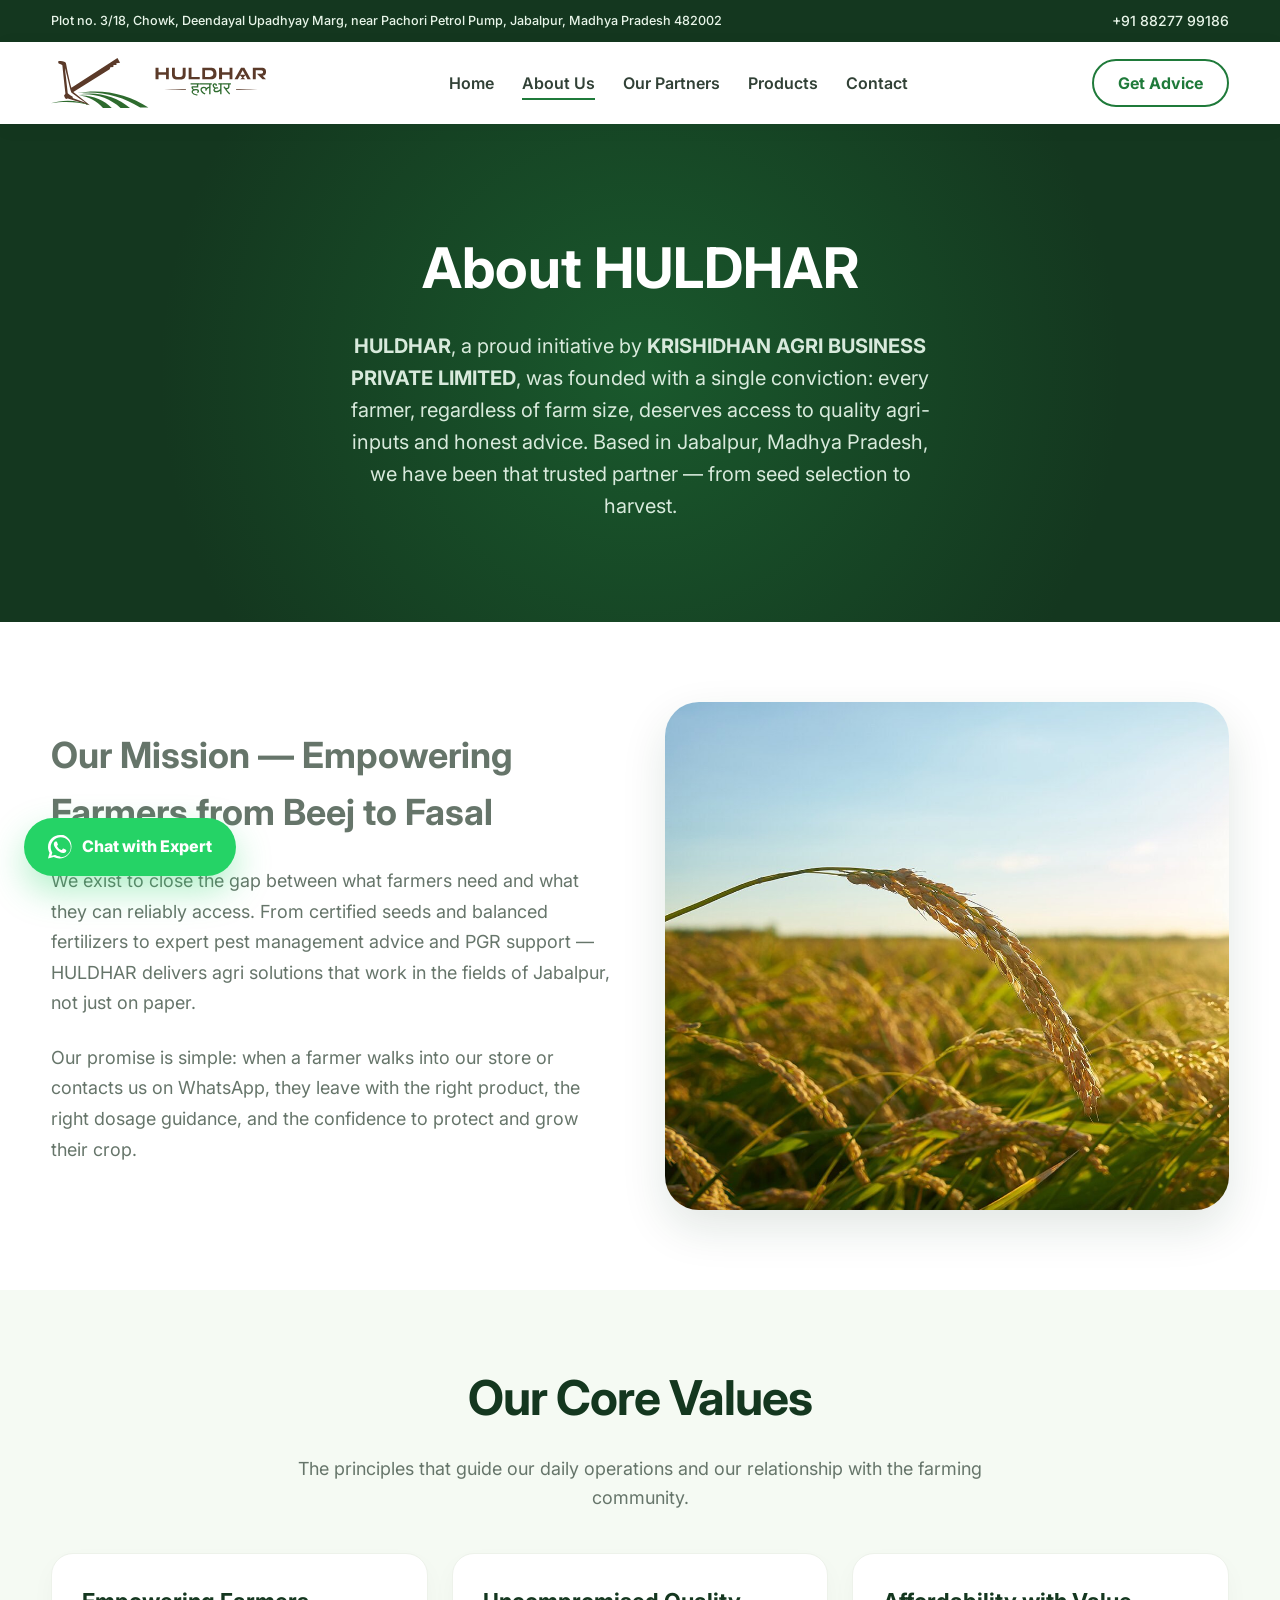
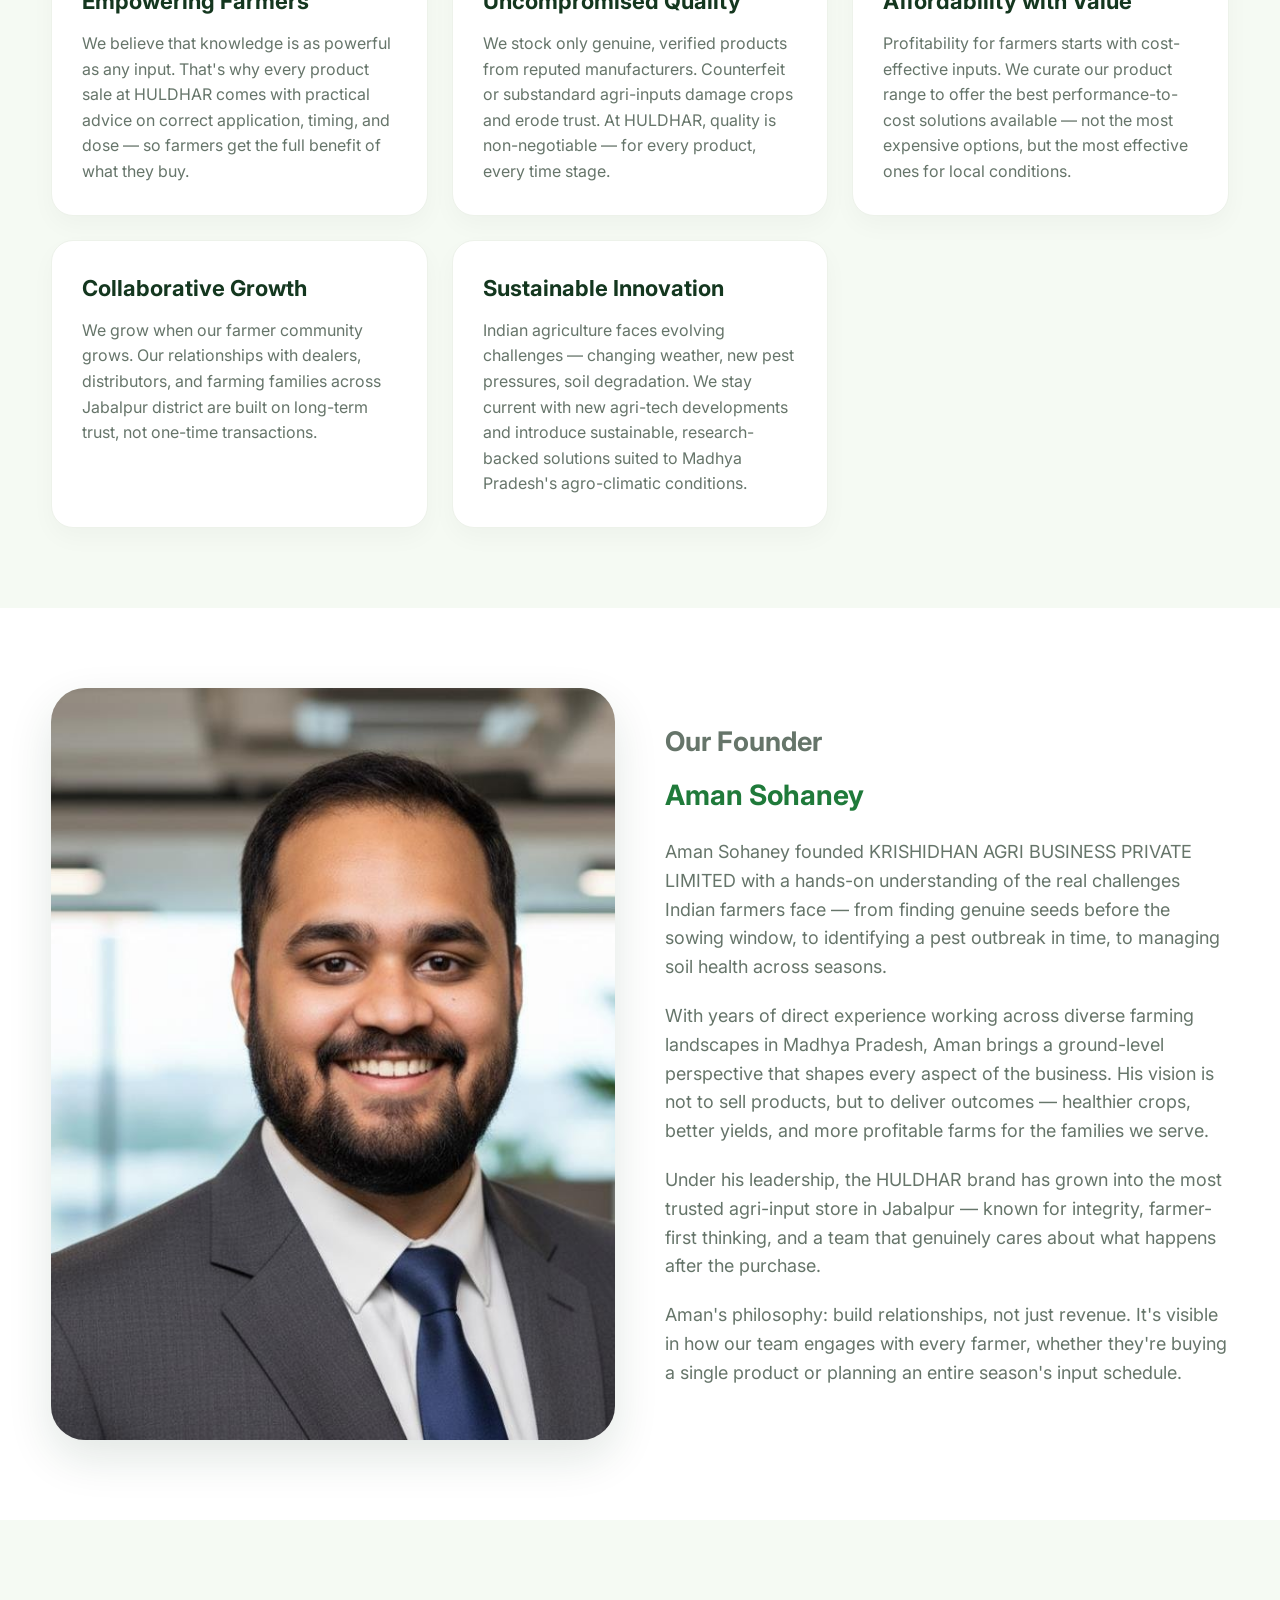
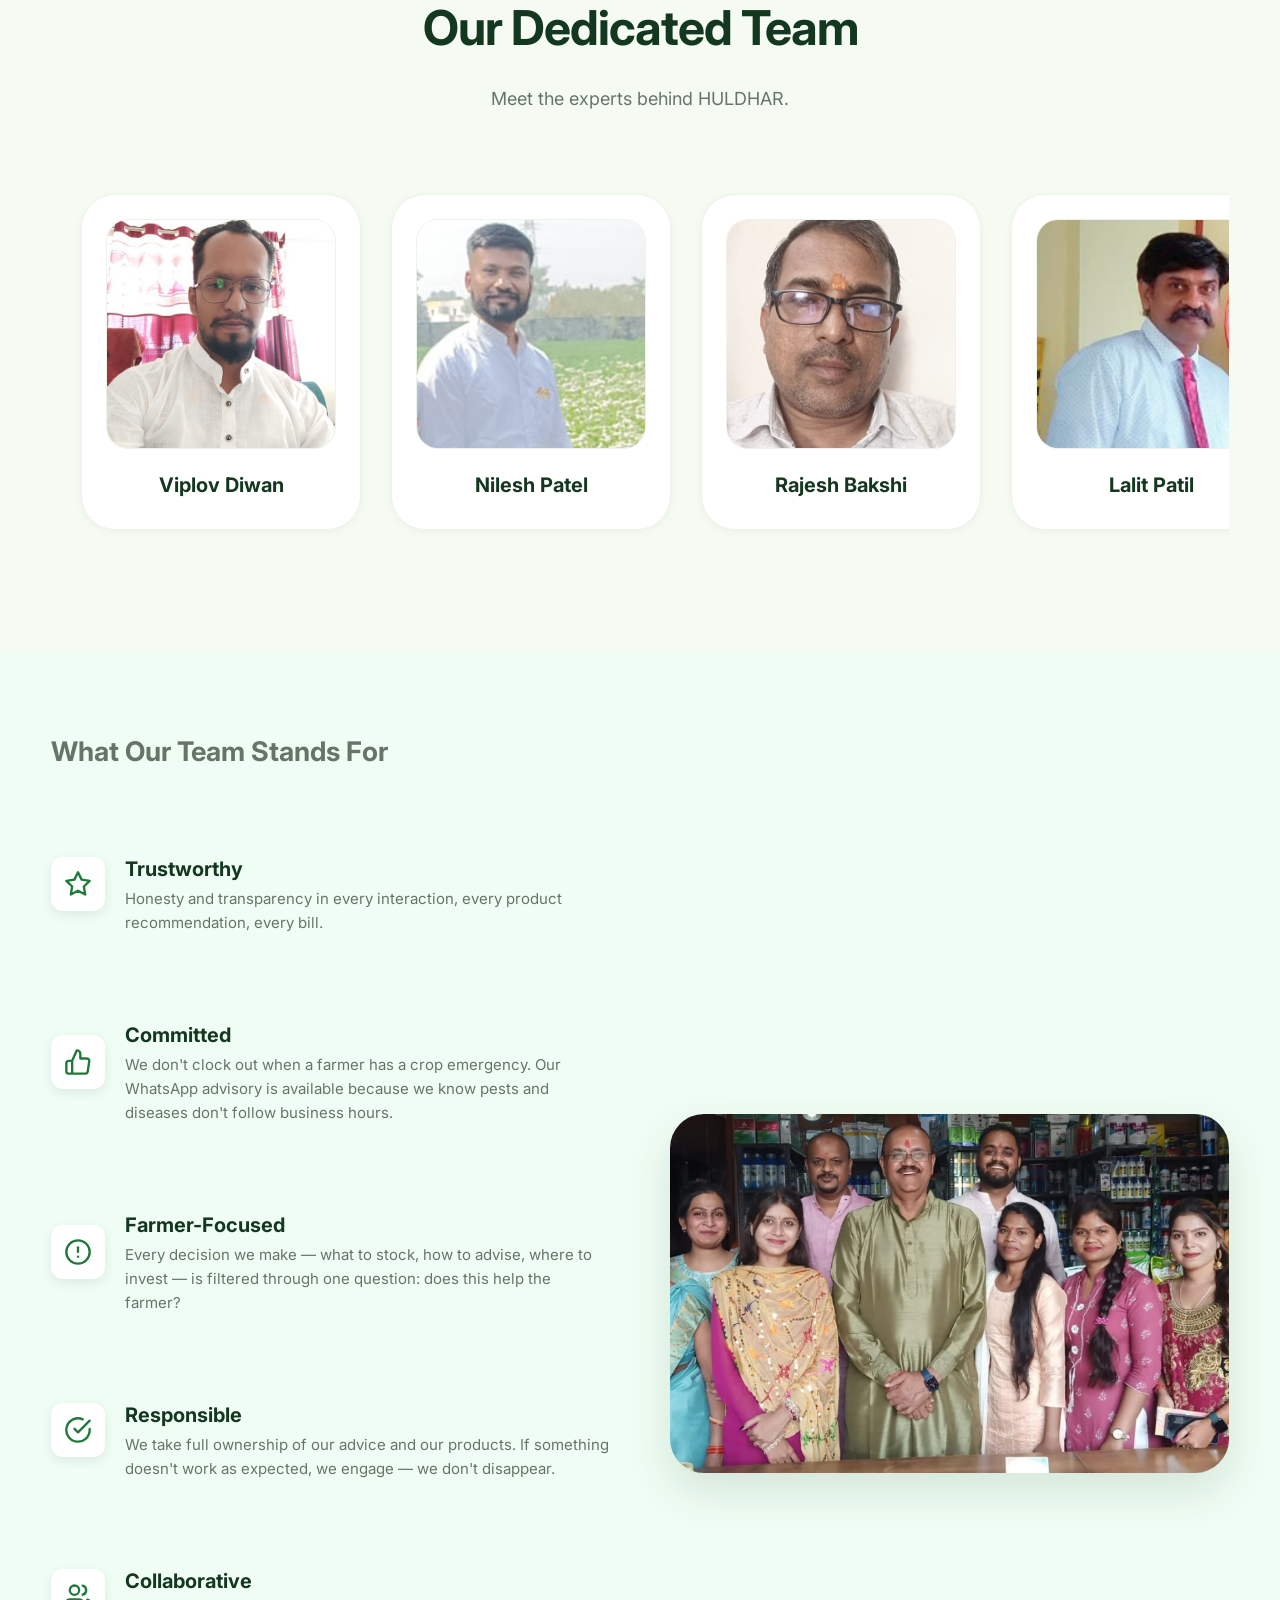
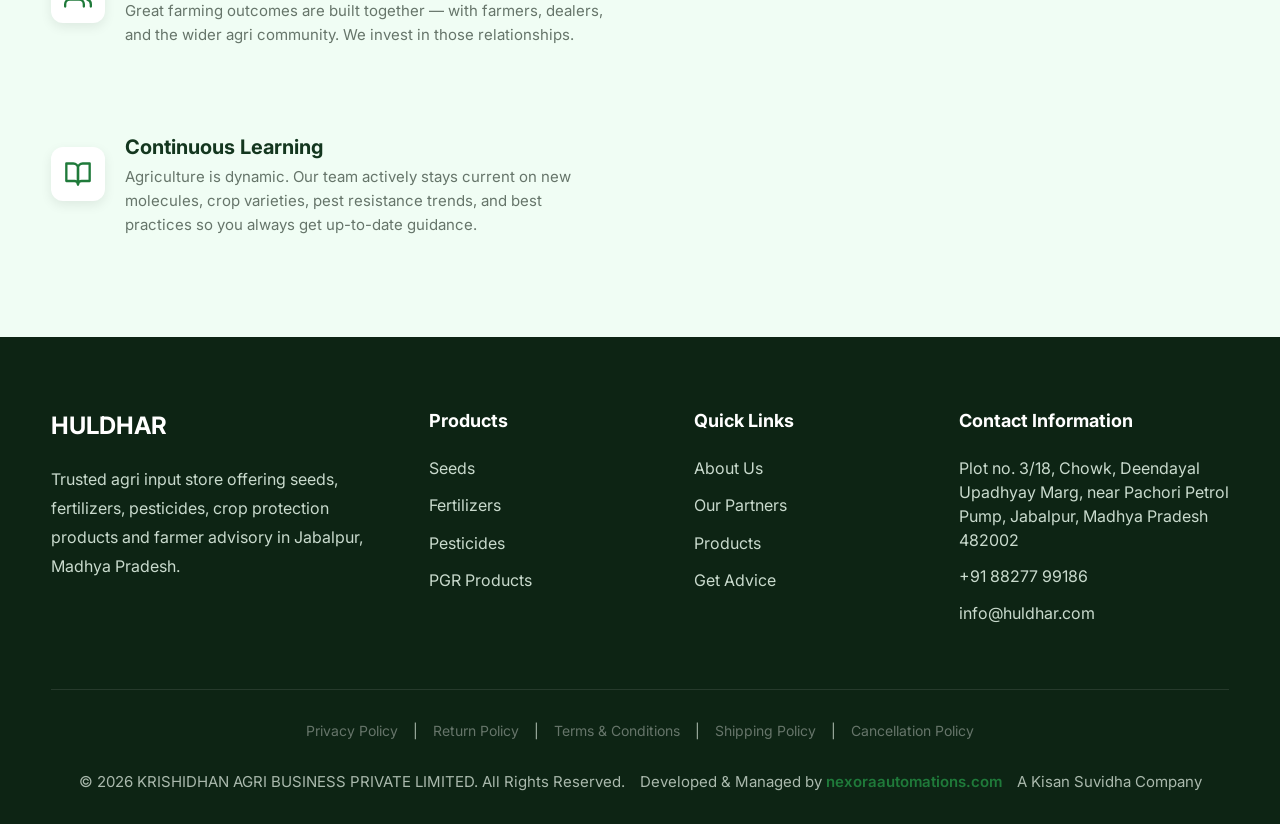
<file: about.html>
<!DOCTYPE html>
<html lang="en">

<head>
  <meta charset="UTF-8" />
  <meta name="viewport" content="width=device-width, initial-scale=1.0" />
  <title>About HULDHAR | Agri-Input Store in Jabalpur, MP</title>
  <meta name="description" content="Learn about HULDHAR's mission to empower farmers in Jabalpur with genuine seeds, fertilizers, and crop advisory. Meet founder Aman Sohaney and our team." />
  <meta name="keywords" content="about HULDHAR, agri input store Jabalpur history, farmer advisory Madhya Pradesh, Aman Sohaney agri entrepreneur" />

  <!-- Open Graph / Facebook -->
  <meta property="og:type" content="website">
  <meta property="og:url" content="https://HULDHAR.com/about.html">
  <meta property="og:title" content="About HULDHAR | Agri-Input Store in Jabalpur, MP">
  <meta property="og:description" content="Learn about HULDHAR's mission to empower farmers in Jabalpur with genuine seeds, fertilizers, and crop advisory. Meet founder Aman Sohaney and our team.">
  <meta property="og:image" content="https://HULDHAR.com/images/og-image.jpg">

  <!-- Twitter -->
  <meta property="twitter:card" content="summary_large_image">
  <meta property="twitter:url" content="https://HULDHAR.com/about.html">
  <meta property="twitter:title" content="About HULDHAR | Agri-Input Store in Jabalpur, MP">
  <meta property="twitter:description" content="Learn about HULDHAR's mission to empower farmers in Jabalpur with genuine seeds, fertilizers, and crop advisory. Meet founder Aman Sohaney and our team.">
  <meta property="twitter:image" content="https://HULDHAR.com/images/og-image.jpg">

  <link rel="preconnect" href="https://fonts.googleapis.com">
  <link rel="preconnect" href="https://fonts.gstatic.com" crossorigin>
  <link href="https://fonts.googleapis.com/css2?family=Inter:wght@400;500;600;700;800;900&display=swap" rel="stylesheet">
  <link rel="stylesheet" href="css/styles.css">

  <link rel="canonical" href="https://HULDHAR.com/about.html" />
  <link rel="icon" href="images/favicon.png" type="image/png">
</head>

<body>
  <!-- Topbar -->
  <div class="topbar">
    <div class="container topbar-container">
      <span class="topbar-address"><a href="https://maps.app.goo.gl/yAD4jvV2ftftcKU56" target="_blank">Plot no. 3/18, Chowk, Deendayal Upadhyay Marg, near Pachori Petrol Pump, Jabalpur, Madhya Pradesh 482002</a></span>
      <span class="topbar-contact">
        <a href="tel:+918827799186">+91 88277 99186</a>
      </span>
    </div>
  </div>

  <!-- Header -->
  <header>
    <div class="container">
      <nav>
        <a class="logo" href="index.html">
          <img src="images/haldhar-logo.svg" alt="HULDHAR Logo"
            onerror="this.outerHTML='<span class=\'logo-mark\'>H</span> HULDHAR'">
        </a>
        <div class="menu">
          <a href="index.html">Home</a>
          <a href="about.html" class="active">About Us</a>
          <a href="partners.html">Our Partners</a>
          <a href="products.html">Products</a>
          <a href="contact.html">Contact</a>
        </div>
        <div class="nav-right">
          <a href="contact.html" class="btn btn-outline">Get Advice</a>
        </div>
        <button class="hamburger" aria-label="Toggle menu">☰</button>
      </nav>
    </div>
  </header>

  <main>
    <div class="page-header">
      <div class="container">
        <h1>About HULDHAR</h1>
        <p><strong>HULDHAR</strong>, a proud initiative by <strong>KRISHIDHAN AGRI BUSINESS PRIVATE LIMITED</strong>, was founded with a single conviction: every farmer, regardless of farm size, deserves access to quality agri-inputs and honest advice. Based in Jabalpur, Madhya Pradesh, we have been that trusted partner — from seed selection to harvest.</p>
      </div>
    </div>

    <!-- Company Intro -->
    <section>
      <div class="container split">
        <div class="content-block">
          <h2 style="font-size: 36px; margin-bottom: 24px;">Our Mission — Empowering Farmers from Beej to Fasal</h2>
          <p style="font-size: 18px; color: var(--muted); line-height: 1.7; margin-bottom: 24px;">
            We exist to close the gap between what farmers need and what they can reliably access. From certified seeds
            and balanced fertilizers to expert pest management advice and PGR support — HULDHAR delivers agri
            solutions that work in the fields of Jabalpur, not just on paper.
          </p>
          <p style="font-size: 18px; color: var(--muted); line-height: 1.7;">
            Our promise is simple: when a farmer walks into our store or contacts us on WhatsApp, they leave with the
            right product, the right dosage guidance, and the confidence to protect and grow their crop.
          </p>
        </div>
        <div>
          <img src="images/about-store.jpg" alt="HULDHAR Store"
            style="border-radius: var(--radius-lg); box-shadow: var(--shadow); width: 100%;">
        </div>
      </div>
    </section>

    <!-- Values Grid -->
    <section class="light">
      <div class="container">
        <div class="section-head center">
          <h2>Our Core Values</h2>
          <p>The principles that guide our daily operations and our relationship with the farming community.</p>
        </div>
        <div class="cards" style="grid-template-columns: repeat(3, 1fr);">
          <div class="card">
            <h3>Empowering Farmers</h3>
            <p>We believe that knowledge is as powerful as any input. That's why every product sale at HULDHAR
              comes with practical advice on correct application, timing, and dose — so farmers get the full benefit of
              what they buy.
            </p>
          </div>
          <div class="card">
            <h3>Uncompromised Quality</h3>
            <p>We stock only genuine, verified products from reputed manufacturers. Counterfeit or substandard
              agri-inputs damage crops and erode trust. At HULDHAR, quality is non-negotiable — for every
              product, every time stage.
            </p>
          </div>
          <div class="card">
            <h3>Affordability with Value</h3>
            <p>Profitability for farmers starts with cost-effective inputs. We curate our product range to offer the
              best performance-to-cost solutions available — not the most expensive options, but the most effective ones
              for local conditions. </p>
          </div>
          <div class="card">
            <h3>Collaborative Growth</h3>
            <p>We grow when our farmer community grows. Our relationships with dealers, distributors, and farming
              families across Jabalpur district are built on long-term trust, not one-time transactions.</p>
          </div>
          <div class="card">
            <h3>Sustainable Innovation</h3>
            <p>Indian agriculture faces evolving challenges — changing weather, new pest pressures, soil degradation. We
              stay current with new agri-tech developments and introduce sustainable, research-backed solutions suited
              to Madhya Pradesh's agro-climatic conditions.</p>
          </div>
        </div>
      </div>
    </section>

    <!-- Founder Section -->
    <section>
      <div class="container split">
        <div>
          <div
            style="border-radius: var(--radius-lg); overflow: hidden; box-shadow: var(--shadow); background: #eee; aspect-ratio: 3/4;">
            <img src="images/Aman Sir.jpg" alt="Aman Sohaney - Founder"
              style="width: 100%; height: 100%; object-fit: cover;">
          </div>
        </div>
        <div class="content-block">
          <h2>Our Founder</h2>
          <h3 style="color: var(--green); margin-top: 10px; margin-bottom: 20px;">Aman Sohaney</h3>
          <p>Aman Sohaney founded KRISHIDHAN AGRI BUSINESS PRIVATE LIMITED with a hands-on understanding of the real challenges Indian farmers
            face — from finding genuine seeds before the sowing window, to identifying a pest outbreak in time, to
            managing soil health across seasons.</p>
          <p>With years of direct experience working across diverse farming landscapes in Madhya Pradesh, Aman brings a
            ground-level perspective that shapes every aspect of the business. His vision is not to sell products, but
            to deliver outcomes — healthier crops, better yields, and more profitable farms for the families we serve.
          </p>

          <p>Under his leadership, the HULDHAR brand has grown into the most trusted agri-input store in Jabalpur — known
            for integrity, farmer-first thinking, and a team that genuinely cares about what happens after the purchase.
          </p>

          <p>Aman's philosophy: build relationships, not just revenue. It's visible in how our team engages with every
            farmer, whether they're buying a single product or planning an entire season's input schedule.</p>
        </div>
      </div>
    </section>

    <!-- Staff Section -->
    <section class="light">
      <div class="container">
        <div class="section-head center">
          <h2>Our Dedicated Team</h2>
          <p>Meet the experts behind HULDHAR.</p>
        </div>
        <div class="team-slider-wrapper">
          <div class="team-track">
            <!-- Team Member 1 -->
            <div class="team-card">
              <div class="member-img">
                <img src="images/Viplov Diwan.jpg" alt="Viplov Diwan">
              </div>
              <h3>Viplov Diwan</h3>
            </div>
            <!-- Team Member 2 -->
            <div class="team-card">
              <div class="member-img">
                <img src="images/Nilesh Patel.jpg" alt="Nilesh Patel">
              </div>
              <h3>Nilesh Patel</h3>
            </div>
            <!-- Team Member 3 -->
            <div class="team-card">
              <div class="member-img">
                <img src="images/Rajesh Bakshi.jpg" alt="Rajesh Bakshi">
              </div>
              <h3>Rajesh Bakshi</h3>
            </div>
            <!-- Team Member 4 -->
            <div class="team-card">
              <div class="member-img">
                <img src="images/Lalit Patil.png" alt="Lalit Patil">
              </div>
              <h3>Lalit Patil</h3>
            </div>

            <!-- Duplicate for Seamless Loop -->
            <div class="team-card">
              <div class="member-img">
                <img src="images/Viplov Diwan.jpg" alt="Viplov Diwan">
              </div>
              <h3>Viplov Diwan</h3>
            </div>
            <div class="team-card">
              <div class="member-img">
                <img src="images/Nilesh Patel.jpg" alt="Nilesh Patel">
              </div>
              <h3>Nilesh Patel</h3>
            </div>
            <div class="team-card">
              <div class="member-img">
                <img src="images/Rajesh Bakshi.jpg" alt="Rajesh Bakshi">
              </div>
              <h3>Rajesh Bakshi</h3>
            </div>
            <div class="team-card">
              <div class="member-img">
                <img src="images/Lalit Patil.png" alt="Lalit Patil">
              </div>
              <h3>Lalit Patil</h3>
            </div>
          </div>
        </div>
      </div>
    </section>

    <!-- Team Values Section -->
    <section style="background: #f0fdf4;">
      <div class="container split" style="align-items: center; gap: 60px;">
        <div class="content-block">
          <h2 style="margin-bottom: 40px;">What Our Team Stands For</h2>
          <div class="values-list">
            <div class="value-item" style="display: flex; align-items: center; gap: 20px; margin-bottom: 24px;">
              <div
                style="min-width: 54px; height: 54px; border-radius: 12px; background: #fff; display: flex; align-items: center; justify-content: center; color: var(--green); box-shadow: 0 4px 12px rgba(0,0,0,0.08);">
                <svg width="28" height="28" viewBox="0 0 24 24" fill="none" stroke="currentColor" stroke-width="2"
                  stroke-linecap="round" stroke-linejoin="round">
                  <polygon
                    points="12 2 15.09 8.26 22 9.27 17 14.14 18.18 21.02 12 17.77 5.82 21.02 7 14.14 2 9.27 8.91 8.26 12 2">
                  </polygon>
                </svg>
              </div>
              <div>
                <h3 style="font-size: 20px; margin-bottom: 2px; color: var(--dark);">Trustworthy</h3>
                <p style="color: var(--muted); font-size: 15px;">Honesty and transparency in every interaction, every
                  product recommendation, every bill.</p>
              </div>
            </div>

            <div class="value-item" style="display: flex; align-items: center; gap: 20px; margin-bottom: 24px;">
              <div
                style="min-width: 54px; height: 54px; border-radius: 12px; background: #fff; display: flex; align-items: center; justify-content: center; color: var(--green); box-shadow: 0 4px 12px rgba(0,0,0,0.08);">
                <svg width="28" height="28" viewBox="0 0 24 24" fill="none" stroke="currentColor" stroke-width="2"
                  stroke-linecap="round" stroke-linejoin="round">
                  <path
                    d="M14 9V5a3 3 0 0 0-3-3l-4 9v11h11.28a2 2 0 0 0 2-1.7l1.38-9a2 2 0 0 0-2-2.3zM7 22H4a2 2 0 0 1-2-2v-7a2 2 0 0 1 2-2h3">
                  </path>
                </svg>
              </div>
              <div>
                <h3 style="font-size: 20px; margin-bottom: 2px; color: var(--dark);">Committed</h3>
                <p style="color: var(--muted); font-size: 15px;">We don't clock out when a farmer has a crop emergency.
                  Our WhatsApp advisory is available because we know pests and diseases don't follow business hours.</p>
              </div>
            </div>

            <div class="value-item" style="display: flex; align-items: center; gap: 20px; margin-bottom: 24px;">
              <div
                style="min-width: 54px; height: 54px; border-radius: 12px; background: #fff; display: flex; align-items: center; justify-content: center; color: var(--green); box-shadow: 0 4px 12px rgba(0,0,0,0.08);">
                <svg width="28" height="28" viewBox="0 0 24 24" fill="none" stroke="currentColor" stroke-width="2"
                  stroke-linecap="round" stroke-linejoin="round">
                  <circle cx="12" cy="12" r="10"></circle>
                  <path d="M12 8v4"></path>
                  <path d="M12 16h.01"></path>
                </svg>
              </div>
              <div>
                <h3 style="font-size: 20px; margin-bottom: 2px; color: var(--dark);">Farmer-Focused</h3>
                <p style="color: var(--muted); font-size: 15px;">Every decision we make — what to stock, how to advise,
                  where to invest — is filtered through one question: does this help the farmer?</p>
              </div>
            </div>

            <div class="value-item" style="display: flex; align-items: center; gap: 20px; margin-bottom: 24px;">
              <div
                style="min-width: 54px; height: 54px; border-radius: 12px; background: #fff; display: flex; align-items: center; justify-content: center; color: var(--green); box-shadow: 0 4px 12px rgba(0,0,0,0.08);">
                <svg width="28" height="28" viewBox="0 0 24 24" fill="none" stroke="currentColor" stroke-width="2"
                  stroke-linecap="round" stroke-linejoin="round">
                  <path d="M22 11.08V12a10 10 0 1 1-5.93-9.14"></path>
                  <polyline points="22 4 12 14.01 9 11.01"></polyline>
                </svg>
              </div>
              <div>
                <h3 style="font-size: 20px; margin-bottom: 2px; color: var(--dark);">Responsible</h3>
                <p style="color: var(--muted); font-size: 15px;">We take full ownership of our advice and our products.
                  If something doesn't work as expected, we engage — we don't disappear.</p>
              </div>
            </div>

            <div class="value-item" style="display: flex; align-items: center; gap: 20px; margin-bottom: 24px;">
              <div
                style="min-width: 54px; height: 54px; border-radius: 12px; background: #fff; display: flex; align-items: center; justify-content: center; color: var(--green); box-shadow: 0 4px 12px rgba(0,0,0,0.08);">
                <svg width="28" height="28" viewBox="0 0 24 24" fill="none" stroke="currentColor" stroke-width="2"
                  stroke-linecap="round" stroke-linejoin="round">
                  <path d="M17 21v-2a4 4 0 0 0-4-4H5a4 4 0 0 0-4 4v2"></path>
                  <circle cx="9" cy="7" r="4"></circle>
                  <path d="M23 21v-2a4 4 0 0 0-3-3.87"></path>
                  <path d="M16 3.13a4 4 0 0 1 0 7.75"></path>
                </svg>
              </div>
              <div>
                <h3 style="font-size: 20px; margin-bottom: 2px; color: var(--dark);">Collaborative</h3>
                <p style="color: var(--muted); font-size: 15px;">Great farming outcomes are built together — with
                  farmers, dealers, and the wider agri community. We invest in those relationships.</p>
              </div>
            </div>

            <div class="value-item" style="display: flex; align-items: center; gap: 20px; margin-bottom: 0;">
              <div
                style="min-width: 54px; height: 54px; border-radius: 12px; background: #fff; display: flex; align-items: center; justify-content: center; color: var(--green); box-shadow: 0 4px 12px rgba(0,0,0,0.08);">
                <svg width="28" height="28" viewBox="0 0 24 24" fill="none" stroke="currentColor" stroke-width="2"
                  stroke-linecap="round" stroke-linejoin="round">
                  <path d="M2 3h6a4 4 0 0 1 4 4v14a3 3 0 0 0-3-3H2z"></path>
                  <path d="M22 3h-6a4 4 0 0 0-4 4v14a3 3 0 0 1 3-3h7z"></path>
                </svg>
              </div>
              <div>
                <h3 style="font-size: 20px; margin-bottom: 2px; color: var(--dark);">Continuous Learning</h3>
                <p style="color: var(--muted); font-size: 15px;">Agriculture is dynamic. Our team actively stays current
                  on new molecules, crop varieties, pest resistance trends, and best practices so you always get
                  up-to-date guidance.</p>
              </div>
            </div>
          </div>
        </div>
        <div style="flex: 1;">
          <img src="images/Screenshot 2026-05-06 152037.png" alt="HULDHAR Team"
            style="border-radius: var(--radius-lg); box-shadow: var(--shadow); width: 100%; object-fit: cover; display: block;">
        </div>
      </div>
    </section>
  </main>

  <!-- Footer -->
  <footer>
    <div class="container">
      <div class="footer-grid">
        <div>
          <h3>HULDHAR</h3>
          <p>Trusted agri input store offering seeds, fertilizers, pesticides, crop protection products and farmer
            advisory in Jabalpur, Madhya Pradesh.</p>
        </div>
        <div>
          <h4>Products</h4>
          <ul>
            <li><a href="products.html">Seeds</a></li>
            <li><a href="products.html">Fertilizers</a></li>
            <li><a href="products.html">Pesticides</a></li>
            <li><a href="products.html">PGR Products</a></li>
          </ul>
        </div>
        <div>
          <h4>Quick Links</h4>
          <ul>
            <li><a href="about.html">About Us</a></li>
            <li><a href="partners.html">Our Partners</a></li>
            <li><a href="products.html">Products</a></li>
            <li><a href="contact.html">Get Advice</a></li>
          </ul>
        </div>
        <div>
          <h4>Contact Information</h4>
          <ul class="footer-contact">
            <li style="margin-bottom: 12px; line-height: 1.5;"><a href="https://maps.app.goo.gl/yAD4jvV2ftftcKU56"
                target="_blank">Plot no. 3/18, Chowk, Deendayal Upadhyay Marg, near
                Pachori Petrol Pump, Jabalpur, Madhya Pradesh 482002</a></li>
            <li class="footer-numbers">
              <a href="tel:+918827799186">+91 88277 99186</a>
            </li>
            <li><a href="mailto:info@huldhar.com">info@huldhar.com</a></li>
          </ul>
        </div>
      </div>
      
      <!-- Universal Footer Bottom -->
      <div class="copy" style="flex-direction: column; text-align: center;">
        <div class="legal-links" style="display: flex; gap: 15px; flex-wrap: wrap; justify-content: center; margin-bottom: 12px; font-size: 14px;">
          <a href="privacy-policy.html" style="color: var(--muted); text-decoration: none;">Privacy Policy</a> | 
          <a href="return-policy.html" style="color: var(--muted); text-decoration: none;">Return Policy</a> | 
          <a href="terms-conditions.html" style="color: var(--muted); text-decoration: none;">Terms & Conditions</a> | 
          <a href="shipping-policy.html" style="color: var(--muted); text-decoration: none;">Shipping Policy</a> | 
          <a href="Cancellation-Policy.html" style="color: var(--muted); text-decoration: none;">Cancellation Policy</a>
        </div>
        <div style="display: flex; gap: 15px; flex-wrap: wrap; justify-content: center;">
          <span>© 2026 KRISHIDHAN AGRI BUSINESS PRIVATE LIMITED. All Rights Reserved.</span>
          <span>Developed & Managed by <a href="https://www.nexoraautomations.com/" target="_blank" rel="noopener noreferrer" style="color: var(--green); font-weight: 600;">nexoraautomations.com</a></span>
          <span>A Kisan Suvidha Company</span>
        </div>
      </div>
    </div>
  </footer>

  <!-- Floating WhatsApp -->
  <a class="whatsapp-float" href="https://wa.me/918827799186" target="_blank" rel="noopener noreferrer"
    aria-label="Chat on WhatsApp">
    <svg viewBox="0 0 32 32" xmlns="http://www.w3.org/2000/svg">
      <path
        d="M16 0c-8.837 0-16 7.163-16 16 0 2.825 0.737 5.488 2.050 7.825l-2.050 7.513 7.688-2.012c2.288 1.188 4.888 1.862 7.65 1.862 8.837 0 16-7.163 16-16s-7.163-16-16-16zM16 28.5c-2.3 0-4.488-0.6-6.425-1.675l-0.462-0.275-4.525 1.188 1.212-4.412-0.3-0.475c-1.188-1.9-1.85-4.113-1.85-6.475 0-7.375 6-13.375 13.375-13.375s13.375 6 13.375 13.375-6 13.375-13.375 13.375zM23.363 19.388c-0.4-0.2-2.388-1.175-2.763-1.313-0.362-0.138-0.638-0.2-0.9 0.2s-1.038 1.313-1.275 1.588c-0.238 0.263-0.488 0.3-0.888 0.1-0.4-0.2-1.713-0.638-3.263-2.025-1.212-1.088-2.025-2.425-2.263-2.825-0.238-0.4 0-0.613 0.2-0.813 0.175-0.175 0.4-0.463 0.6-0.7 0.2-0.225 0.263-0.4 0.4-0.663 0.138-0.263 0.063-0.5-0.038-0.7-0.1-0.2-0.9-2.175-1.238-2.975-0.325-0.788-0.65-0.675-0.9-0.688-0.238-0.012-0.5-0.012-0.775-0.012s-0.713 0.1-1.088 0.5c-0.375 0.4-1.438 1.4-1.438 3.413s1.475 3.963 1.675 4.238c0.2 0.263 2.888 4.413 7 6.188 0.988 0.425 1.75 0.688 2.35 0.888 0.988 0.313 1.888 0.275 2.6 0.163 0.8-0.125 2.388-0.975 2.725-1.913 0.338-0.938 0.338-1.75 0.238-1.913-0.088-0.188-0.338-0.288-0.738-0.488z">
      </path>
    </svg>
    Chat with Expert
  </a>

  <!-- Scripts -->
  <script src="js/main.js"></script>
  <!-- Zoho SalesIQ Widget Integration -->
  <script>
    window.$zoho = window.$zoho || {};
    $zoho.salesiq = $zoho.salesiq || {
      ready: function() {
        $zoho.salesiq.chat.theme('green');
      }
    };
  </script>
  <script id="zsiqscript" src="https://salesiq.zohopublic.in/widget?wc=siqd889191c218cb7558d69124680b44f03999f13d6c8fa27a4175dc673366822bb003578c0ac6b759858cda43ebe9167d7" defer></script>

</body>

</html>
</file>
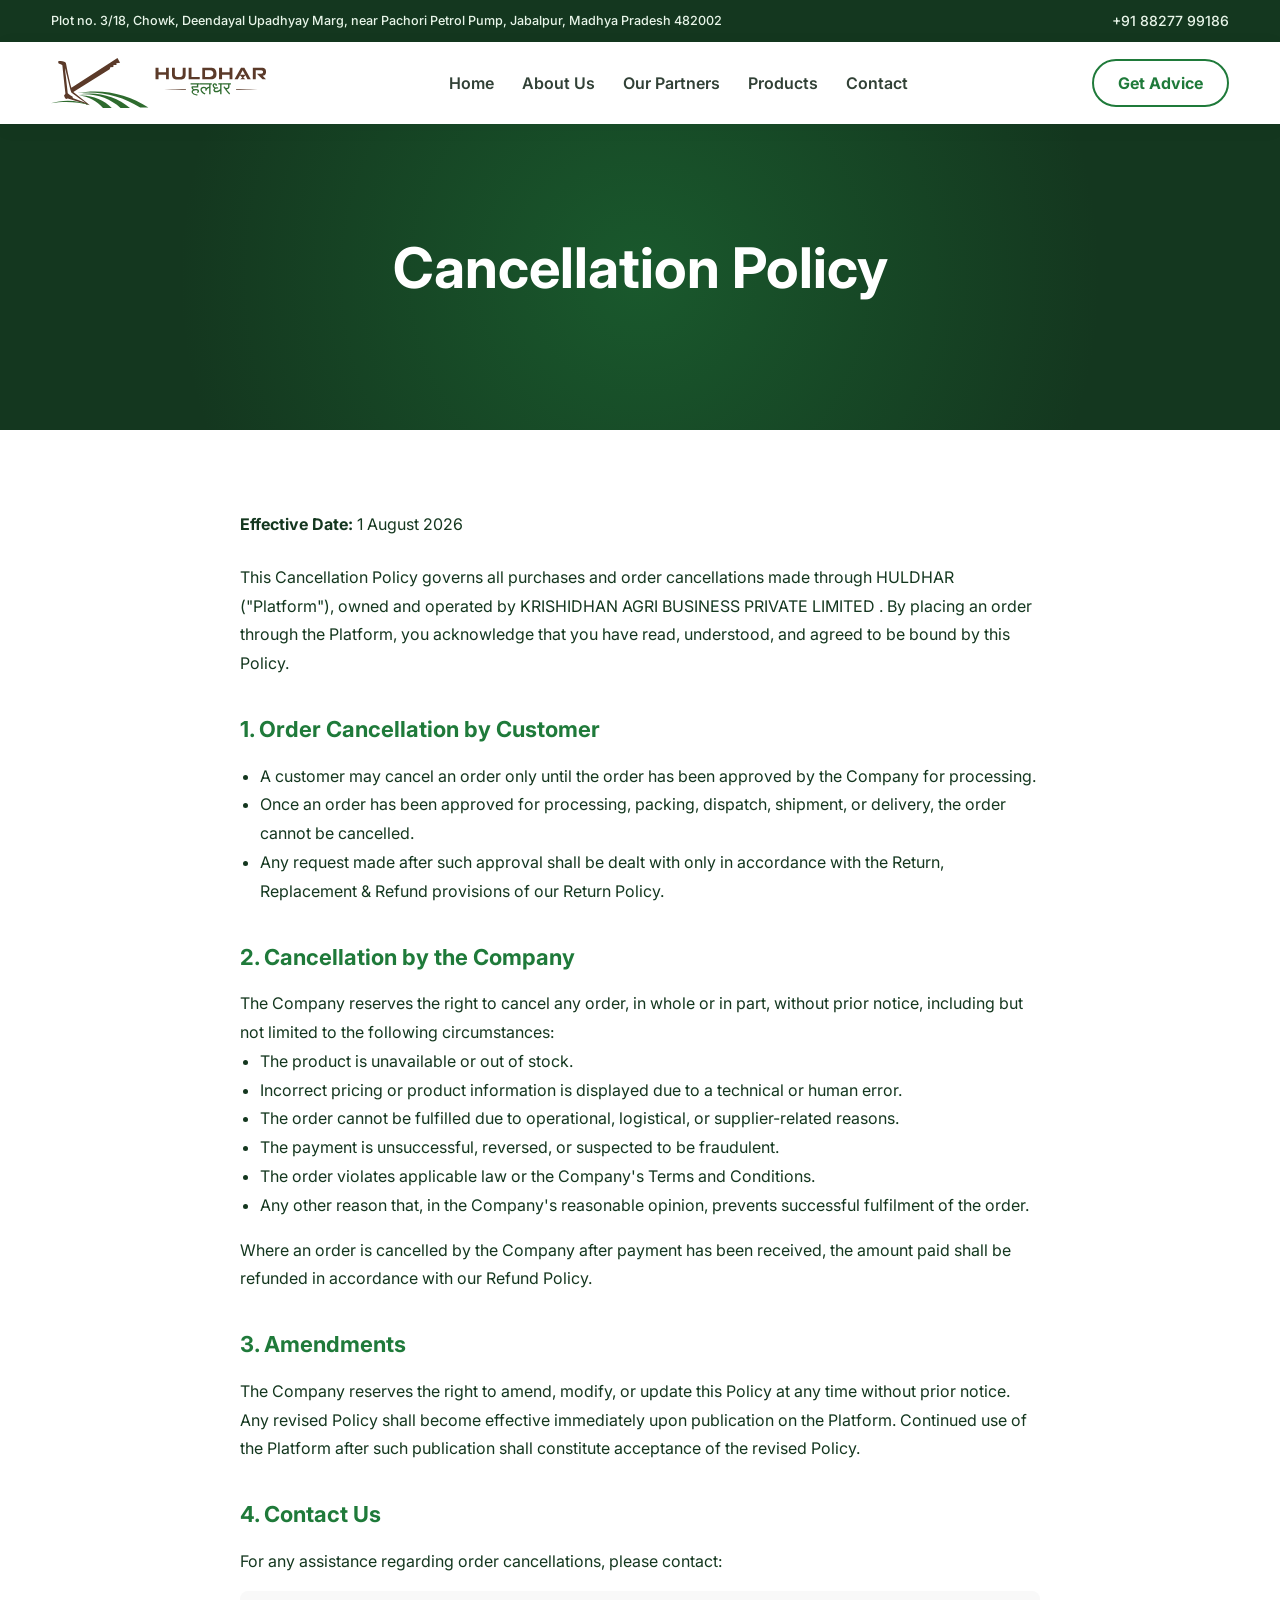
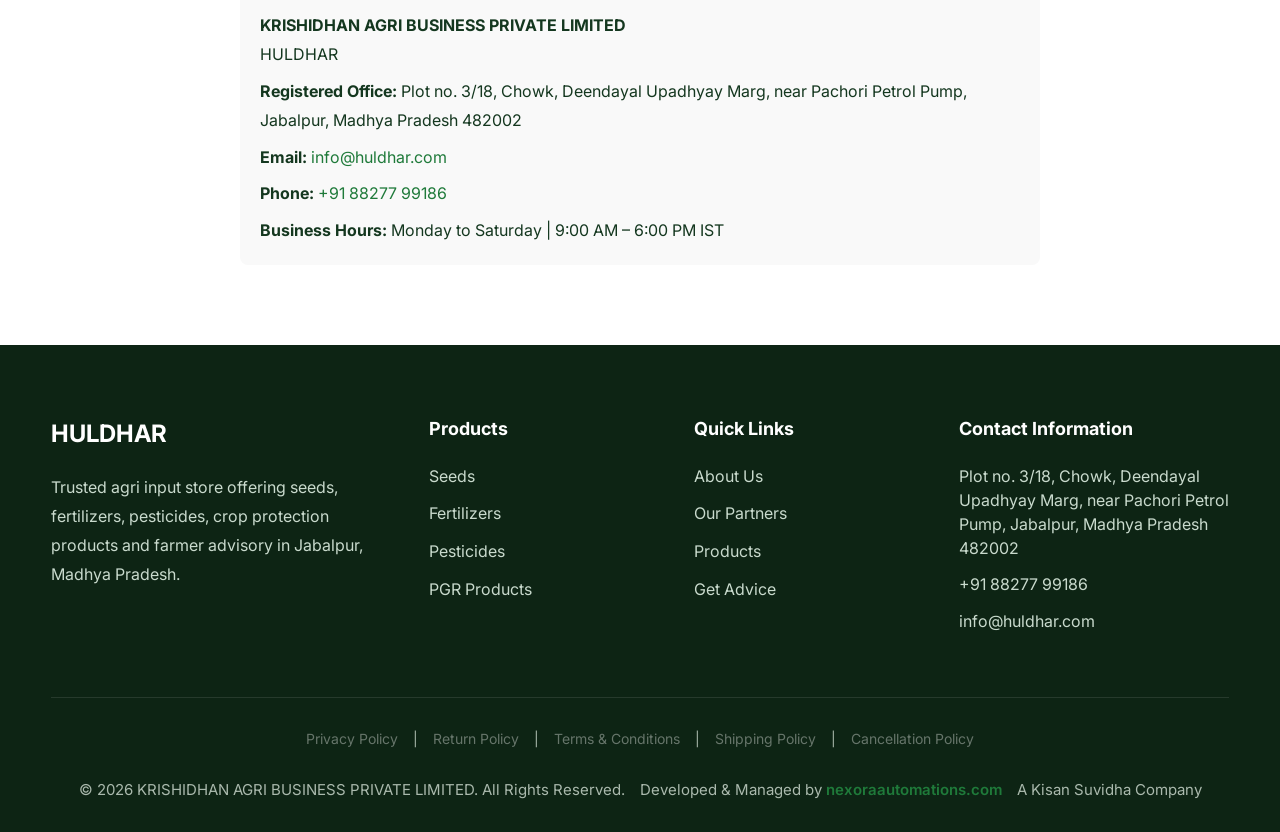
<file: Cancellation-Policy.html>
<!DOCTYPE html>
<html lang="en">

<head>
  <meta charset="UTF-8" />
  <meta name="viewport" content="width=device-width, initial-scale=1.0" />
  <title>Cancellation Policy | HULDHAR</title>
  <meta name="description" content="Cancellation Policy for HULDHAR agri-input store in Jabalpur." />

  <link rel="preconnect" href="https://fonts.googleapis.com">
  <link rel="preconnect" href="https://fonts.gstatic.com" crossorigin>
  <link href="https://fonts.googleapis.com/css2?family=Inter:wght@400;500;600;700;800;900&display=swap" rel="stylesheet">
  <link rel="stylesheet" href="css/styles.css">
  <link rel="icon" href="images/favicon.png" type="image/png">
</head>

<body>
  <!-- Topbar -->
  <div class="topbar">
    <div class="container topbar-container">
      <span class="topbar-address"><a href="https://maps.app.goo.gl/yAD4jvV2ftftcKU56" target="_blank">Plot no. 3/18, Chowk, Deendayal Upadhyay Marg, near Pachori Petrol Pump, Jabalpur, Madhya Pradesh 482002</a></span>
      <span class="topbar-contact">
        <a href="tel:+918827799186">+91 88277 99186</a>
      </span>
    </div>
  </div>

  <!-- Header -->
  <header>
    <div class="container">
      <nav>
        <a class="logo" href="index.html">
          <img src="images/haldhar-logo.svg" alt="HULDHAR Logo"
            onerror="this.outerHTML='<span class=\'logo-mark\'>H</span> HULDHAR'">
        </a>
        <div class="menu">
          <a href="index.html">Home</a>
          <a href="about.html">About Us</a>
          <a href="partners.html">Our Partners</a>
          <a href="products.html">Products</a>
          <a href="contact.html">Contact</a>
        </div>
        <div class="nav-right">
          <a href="contact.html" class="btn btn-outline">Get Advice</a>
        </div>
        <button class="hamburger" aria-label="Toggle menu">☰</button>
      </nav>
    </div>
  </header>

  <main>
    <!-- Page Header -->
    <div class="page-header">
      <div class="container">
        <h1>Cancellation Policy</h1>
      </div>
    </div>

    <!-- Policy Content Section -->
    <section>
      <div class="container" style="max-width: 800px; margin: 0 auto; line-height: 1.8; color: var(--dark);">
        
        <p style="margin-bottom: 24px;"><strong>Effective Date:</strong> 1 August 2026</p>
        
        <p style="margin-bottom: 32px;">This Cancellation Policy governs all purchases and order cancellations made through HULDHAR ("Platform"), owned and operated by KRISHIDHAN AGRI BUSINESS PRIVATE LIMITED . By placing an order through the Platform, you acknowledge that you have read, understood, and agreed to be bound by this Policy.</p>

        <h2 style="font-size: 22px; margin-bottom: 12px; color: var(--green);">1. Order Cancellation by Customer</h2>
        <ul style="margin-bottom: 32px; padding-left: 20px;">
          <li>A customer may cancel an order only until the order has been approved by the Company for processing.</li>
          <li>Once an order has been approved for processing, packing, dispatch, shipment, or delivery, the order cannot be cancelled.</li>
          <li>Any request made after such approval shall be dealt with only in accordance with the Return, Replacement & Refund provisions of our Return Policy.</li>
        </ul>

        <h2 style="font-size: 22px; margin-bottom: 12px; color: var(--green);">2. Cancellation by the Company</h2>
        <p>The Company reserves the right to cancel any order, in whole or in part, without prior notice, including but not limited to the following circumstances:</p>
        <ul style="margin-bottom: 16px; padding-left: 20px;">
          <li>The product is unavailable or out of stock.</li>
          <li>Incorrect pricing or product information is displayed due to a technical or human error.</li>
          <li>The order cannot be fulfilled due to operational, logistical, or supplier-related reasons.</li>
          <li>The payment is unsuccessful, reversed, or suspected to be fraudulent.</li>
          <li>The order violates applicable law or the Company's Terms and Conditions.</li>
          <li>Any other reason that, in the Company's reasonable opinion, prevents successful fulfilment of the order.</li>
        </ul>
        <p style="margin-bottom: 32px;">Where an order is cancelled by the Company after payment has been received, the amount paid shall be refunded in accordance with our Refund Policy.</p>

        <h2 style="font-size: 22px; margin-bottom: 12px; color: var(--green);">3. Amendments</h2>
        <p style="margin-bottom: 32px;">The Company reserves the right to amend, modify, or update this Policy at any time without prior notice. Any revised Policy shall become effective immediately upon publication on the Platform. Continued use of the Platform after such publication shall constitute acceptance of the revised Policy.</p>

        <h2 style="font-size: 22px; margin-bottom: 12px; color: var(--green);">4. Contact Us</h2>
        <p>For any assistance regarding order cancellations, please contact:</p>
        <div style="background: #f9f9f9; padding: 20px; border-radius: 8px; margin-top: 16px;">
          <p style="margin-bottom: 8px;"><strong>KRISHIDHAN AGRI BUSINESS PRIVATE LIMITED</strong><br>HULDHAR</p>
          <p style="margin-bottom: 8px;"><strong>Registered Office:</strong> Plot no. 3/18, Chowk, Deendayal Upadhyay Marg, near Pachori Petrol Pump, Jabalpur, Madhya Pradesh 482002</p>
          <p style="margin-bottom: 8px;"><strong>Email:</strong> <a href="mailto:info@huldhar.com" style="color: var(--green);">info@huldhar.com</a></p>
          <p style="margin-bottom: 8px;"><strong>Phone:</strong> <a href="tel:+918827799186" style="color: var(--green);">+91 88277 99186</a></p>
          <p><strong>Business Hours:</strong> Monday to Saturday | 9:00 AM – 6:00 PM IST</p>
        </div>

      </div>
    </section>
  </main>

  <!-- Footer -->
  <footer>
    <div class="container">
      <div class="footer-grid">
        <div>
          <h3>HULDHAR</h3>
          <p>Trusted agri input store offering seeds, fertilizers, pesticides, crop protection products and farmer advisory in Jabalpur, Madhya Pradesh.</p>
        </div>
        <div>
          <h4>Products</h4>
          <ul>
            <li><a href="products.html">Seeds</a></li>
            <li><a href="products.html">Fertilizers</a></li>
            <li><a href="products.html">Pesticides</a></li>
            <li><a href="products.html">PGR Products</a></li>
          </ul>
        </div>
        <div>
          <h4>Quick Links</h4>
          <ul>
            <li><a href="about.html">About Us</a></li>
            <li><a href="partners.html">Our Partners</a></li>
            <li><a href="products.html">Products</a></li>
            <li><a href="contact.html">Get Advice</a></li>
          </ul>
        </div>
        <div>
          <h4>Contact Information</h4>
          <ul class="footer-contact">
            <li style="margin-bottom: 12px; line-height: 1.5;"><a href="https://maps.app.goo.gl/yAD4jvV2ftftcKU56" target="_blank">Plot no. 3/18, Chowk, Deendayal Upadhyay Marg, near Pachori Petrol Pump, Jabalpur, Madhya Pradesh 482002</a></li>
            <li class="footer-numbers">
              <a href="tel:+918827799186">+91 88277 99186</a>
            </li>
            <li><a href="mailto:info@huldhar.com">info@huldhar.com</a></li>
          </ul>
        </div>
      </div>
      
      <!-- Universal Footer Bottom -->
      <div class="copy" style="flex-direction: column; text-align: center;">
        <div class="legal-links" style="display: flex; gap: 15px; flex-wrap: wrap; justify-content: center; margin-bottom: 12px; font-size: 14px;">
          <a href="privacy-policy.html" style="color: var(--muted); text-decoration: none;">Privacy Policy</a> | 
          <a href="return-policy.html" style="color: var(--muted); text-decoration: none;">Return Policy</a> | 
          <a href="terms-conditions.html" style="color: var(--muted); text-decoration: none;">Terms & Conditions</a> | 
          <a href="shipping-policy.html" style="color: var(--muted); text-decoration: none;">Shipping Policy</a> | 
          <a href="Cancellation-Policy.html" style="color: var(--muted); text-decoration: none;">Cancellation Policy</a>
        </div>
        <div style="display: flex; gap: 15px; flex-wrap: wrap; justify-content: center;">
          <span>© 2026 KRISHIDHAN AGRI BUSINESS PRIVATE LIMITED. All Rights Reserved.</span>
          <span>Developed & Managed by <a href="https://www.nexoraautomations.com/" target="_blank" rel="noopener noreferrer" style="color: var(--green); font-weight: 600;">nexoraautomations.com</a></span>
          <span>A Kisan Suvidha Company</span>
        </div>
      </div>
    </div>
  </footer>

  <script src="js/main.js"></script>
</body>
</html>
</file>
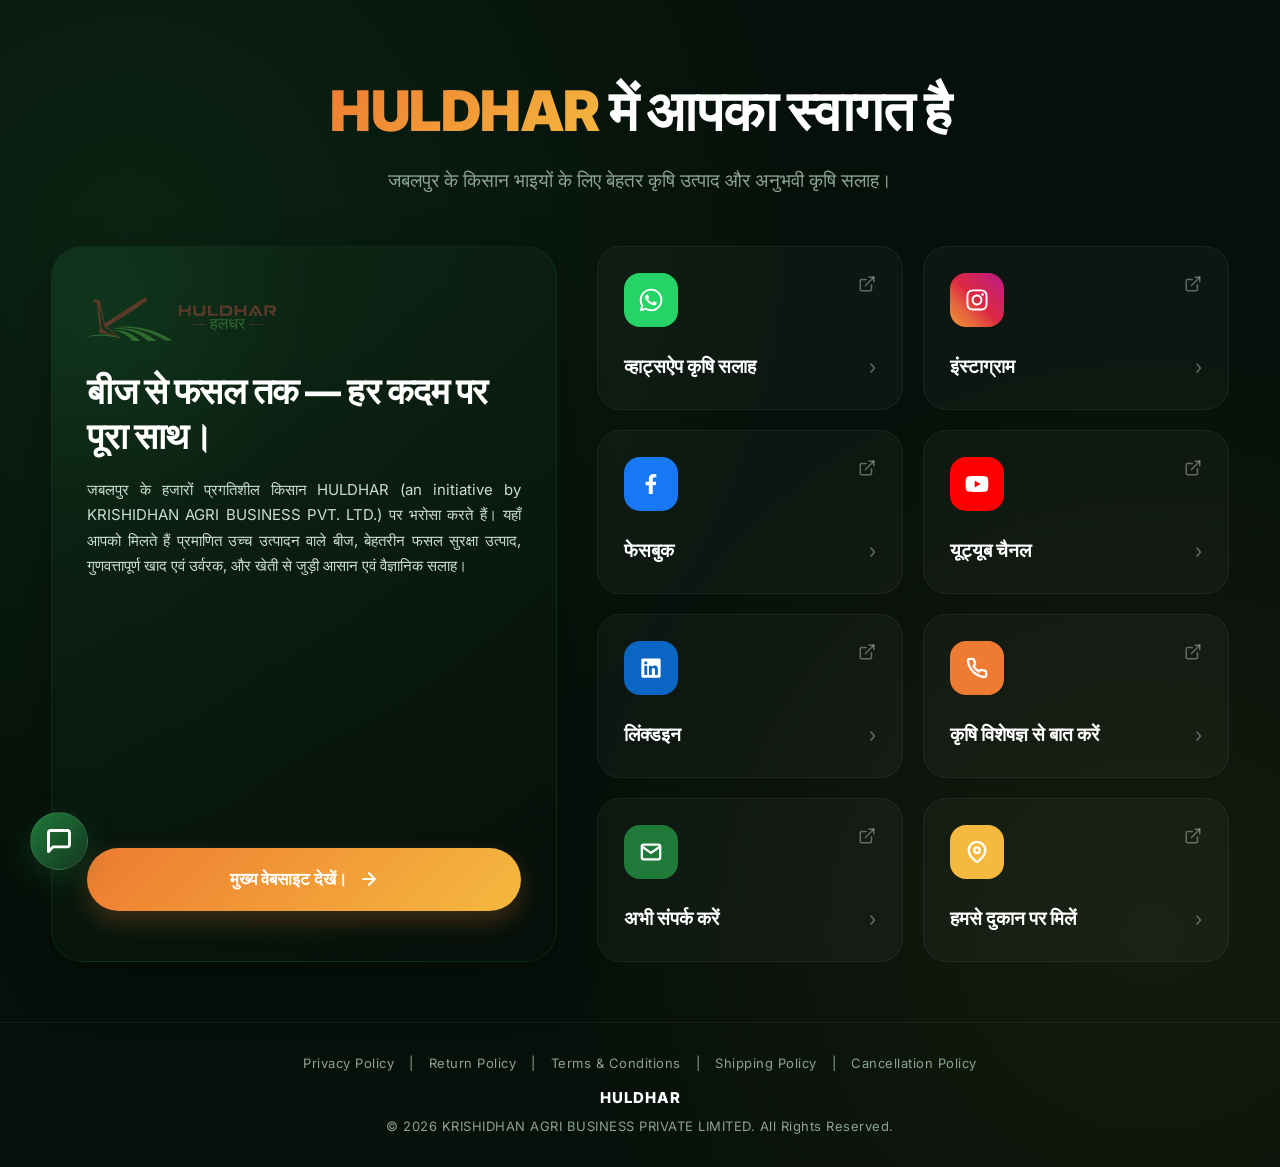
<file: connect.html>
<!DOCTYPE html>
<html lang="en">

<head>
  <meta charset="UTF-8" />
  <meta name="viewport" content="width=device-width, initial-scale=1.0" />
  <title>Connect with HULDHAR | Social Hub & Links</title>
  <meta name="description"
    content="Connect with HULDHAR across our social platforms, chat with our agri-experts on WhatsApp, get direct store directions, or call us today." />
  <meta name="keywords"
    content="HULDHAR social, contact HULDHAR, WhatsApp advisory Jabalpur, agriculture Jabalpur" />

  <!-- Open Graph / Facebook -->
  <meta property="og:type" content="website">
  <meta property="og:url" content="https://HULDHAR.com/connect.html">
  <meta property="og:title" content="Connect with HULDHAR | Social Hub & Links">
  <meta property="og:description"
    content="Connect with HULDHAR across our social platforms, chat with our agri-experts on WhatsApp, get direct store directions, or call us today.">
  <meta property="og:image" content="https://HULDHAR.com/images/og-image.jpg">

  <!-- Twitter -->
  <meta property="twitter:card" content="summary_large_image">
  <meta property="twitter:url" content="https://HULDHAR.com/connect.html">
  <meta property="twitter:title" content="Connect with HULDHAR | Social Hub & Links">
  <meta property="twitter:description"
    content="Connect with HULDHAR across our social platforms, chat with our agri-experts on WhatsApp, get direct store directions, or call us today.">
  <meta property="twitter:image" content="https://HULDHAR.com/images/og-image.jpg">

  <!-- Fonts & Core Design -->
  <link rel="preconnect" href="https://fonts.googleapis.com">
  <link rel="preconnect" href="https://fonts.gstatic.com" crossorigin>
  <link href="https://fonts.googleapis.com/css2?family=Inter:wght@400;500;600;700;800;900&display=swap" rel="stylesheet">
  
  <link rel="icon" href="images/favicon.png" type="image/png">

  <style>
    :root {
      --green: #1f7a3a;
      --green-hover: #17622d;
      --dark: #14371f;
      --light: #f5faf3;
      --yellow: #f5b93f;
      --orange: #ee7b31;
      --orange-gradient: linear-gradient(135deg, #ee7b31 0%, #f5b93f 100%);
      
      /* Connect Premium Colors */
      --bg-dark: #06100a;
      --card-bg: rgba(255, 255, 255, 0.03);
      --card-border: rgba(255, 255, 255, 0.05);
      --text-white: #ffffff;
      --text-muted: #8ba391;
      --text-desc: #cadfd0;
      
      --transition: 0.4s cubic-bezier(0.25, 0.8, 0.25, 1);
    }

    * {
      box-sizing: border-box;
      margin: 0;
      padding: 0;
    }

    body {
      font-family: 'Inter', system-ui, -apple-system, sans-serif;
      background: var(--bg-dark);
      background-image: 
        radial-gradient(circle at 10% 20%, rgba(31, 122, 58, 0.18) 0%, transparent 45%),
        radial-gradient(circle at 90% 80%, rgba(245, 185, 63, 0.06) 0%, transparent 40%);
      color: var(--text-white);
      line-height: 1.6;
      min-height: 100vh;
      display: flex;
      flex-direction: column;
      justify-content: space-between;
      overflow-x: hidden;
      position: relative;
    }

    .main-container {
      width: min(1200px, 92%);
      margin: 0 auto;
      padding: 60px 0;
      flex-grow: 1;
      display: flex;
      flex-direction: column;
      justify-content: center;
      z-index: 2;
    }

    /* Page Header styling */
    .connect-header {
      text-align: center;
      margin-bottom: 50px;
    }

    .connect-header h1 {
      font-size: clamp(34px, 4.5vw, 56px);
      font-weight: 900;
      letter-spacing: -0.5px;
      line-height: 1.35;
      margin-bottom: 12px;
      padding-top: 10px;
    }

    .connect-header h1 span {
      background: var(--orange-gradient);
      -webkit-background-clip: text;
      -webkit-text-fill-color: transparent;
      display: inline-block;
      padding: 4px 0;
    }

    .connect-header p {
      font-size: clamp(16px, 1.8vw, 19px);
      color: var(--text-muted);
      max-width: 600px;
      margin: 0 auto;
      font-weight: 500;
    }

    /* Grid layout */
    .connect-grid {
      display: grid;
      grid-template-columns: 1fr 1.25fr;
      gap: 40px;
      align-items: stretch;
    }

    /* Left Card (Branding & Hero) */
    .brand-hero-card {
      background: linear-gradient(145deg, rgba(20, 55, 31, 0.4) 0%, rgba(6, 16, 10, 0.6) 100%);
      border: 1px solid rgba(31, 122, 58, 0.2);
      border-radius: 32px;
      padding: 50px 35px;
      display: flex;
      flex-direction: column;
      justify-content: space-between;
      box-shadow: 0 20px 50px rgba(0, 0, 0, 0.3);
      position: relative;
      overflow: hidden;
      transition: border-color var(--transition);
    }

    .brand-hero-card::before {
      content: '';
      position: absolute;
      top: -30%;
      left: -30%;
      width: 80%;
      height: 80%;
      background: radial-gradient(circle, rgba(31, 122, 58, 0.25) 0%, transparent 60%);
      z-index: -1;
    }

    .brand-hero-card:hover {
      border-color: rgba(31, 122, 58, 0.4);
    }

    .brand-hero-content {
      margin-bottom: 40px;
    }

    .brand-logo {
      font-size: clamp(28px, 3.5vw, 44px);
      font-weight: 900;
      letter-spacing: -1px;
      color: var(--text-white);
      margin-bottom: 28px;
      display: flex;
      align-items: center;
      gap: 12px;
    }

    .brand-logo span.highlight {
      background: var(--orange-gradient);
      -webkit-background-clip: text;
      -webkit-text-fill-color: transparent;
    }

    .brand-hero-card h2 {
      font-size: clamp(26px, 3vw, 36px);
      line-height: 1.25;
      font-weight: 800;
      letter-spacing: -0.5px;
      margin-bottom: 18px;
    }

    .brand-hero-card p {
      font-size: 15px;
      color: var(--text-desc);
      line-height: 1.7;
      margin-bottom: 30px;
      text-align: justify;
      text-justify: inter-word;
      word-break: normal;
      hyphens: none;
    }

    .explore-btn {
      display: inline-flex;
      align-items: center;
      justify-content: center;
      gap: 12px;
      background: var(--orange-gradient);
      color: var(--text-white);
      padding: 18px 36px;
      border-radius: 99px;
      font-weight: 700;
      font-size: 17px;
      text-decoration: none;
      box-shadow: 0 10px 25px rgba(238, 123, 49, 0.25);
      transition: var(--transition);
      border: none;
      cursor: pointer;
      width: 100%;
      text-align: center;
    }

    .explore-btn svg {
      transition: transform var(--transition);
    }

    .explore-btn:hover {
      transform: translateY(-3px);
      box-shadow: 0 15px 30px rgba(238, 123, 49, 0.4);
    }

    .explore-btn:hover svg {
      transform: translateX(5px);
    }

    /* Right Grid (Social Cards Layout) */
    .social-cards-grid {
      display: grid;
      grid-template-columns: repeat(2, 1fr);
      gap: 20px;
    }

    .social-card {
      background: var(--card-bg);
      border: 1px solid var(--card-border);
      border-radius: 24px;
      padding: 26px;
      display: flex;
      flex-direction: column;
      justify-content: space-between;
      min-height: 155px;
      text-decoration: none;
      transition: var(--transition);
      position: relative;
      overflow: hidden;
    }

    .card-top {
      display: flex;
      justify-content: space-between;
      align-items: flex-start;
      margin-bottom: 24px;
    }

    .icon-box {
      width: 54px;
      height: 54px;
      border-radius: 16px;
      display: grid;
      place-items: center;
      color: var(--text-white);
      transition: var(--transition);
    }

    .ext-arrow {
      color: rgba(255, 255, 255, 0.35);
      transition: var(--transition);
      margin-top: 2px;
    }

    .card-bottom {
      display: flex;
      align-items: center;
      justify-content: space-between;
    }

    .card-title {
      font-size: 19px;
      font-weight: 700;
      color: var(--text-white);
      transition: var(--transition);
    }

    .chevron {
      font-size: 20px;
      color: rgba(255, 255, 255, 0.35);
      transition: var(--transition);
    }

    /* Individual Social Platform Configurations */
    
    /* WhatsApp */
    .social-card.whatsapp .icon-box { background: #25D366; }
    .social-card.whatsapp:hover {
      background: #25D366;
      box-shadow: 0 15px 30px rgba(37, 211, 102, 0.35);
      transform: translateY(-6px);
      border-color: transparent;
    }
    
    /* Instagram */
    .social-card.instagram .icon-box {
      background: linear-gradient(45deg, #f09433 0%, #e6683c 25%, #dc2743 50%, #cc2366 75%, #bc1888 100%);
    }
    .social-card.instagram:hover {
      background: linear-gradient(45deg, #f09433 0%, #e6683c 25%, #dc2743 50%, #cc2366 75%, #bc1888 100%);
      box-shadow: 0 15px 30px rgba(220, 39, 67, 0.35);
      transform: translateY(-6px);
      border-color: transparent;
    }

    /* Facebook */
    .social-card.facebook .icon-box { background: #1877F2; }
    .social-card.facebook:hover {
      background: #1877F2;
      box-shadow: 0 15px 30px rgba(24, 119, 242, 0.35);
      transform: translateY(-6px);
      border-color: transparent;
    }

    /* YouTube */
    .social-card.youtube .icon-box { background: #FF0000; }
    .social-card.youtube:hover {
      background: #FF0000;
      box-shadow: 0 15px 30px rgba(255, 0, 0, 0.35);
      transform: translateY(-6px);
      border-color: transparent;
    }

    /* LinkedIn */
    .social-card.linkedin .icon-box { background: #0A66C2; }
    .social-card.linkedin:hover {
      background: #0A66C2;
      box-shadow: 0 15px 30px rgba(10, 102, 194, 0.35);
      transform: translateY(-6px);
      border-color: transparent;
    }

    /* Call */
    .social-card.call .icon-box { background: var(--orange); }
    .social-card.call:hover {
      background: var(--orange);
      box-shadow: 0 15px 30px rgba(238, 123, 49, 0.35);
      transform: translateY(-6px);
      border-color: transparent;
    }

    /* Email / Contact Form */
    .social-card.email .icon-box { background: var(--green); }
    .social-card.email:hover {
      background: var(--green);
      box-shadow: 0 15px 30px rgba(31, 122, 58, 0.35);
      transform: translateY(-6px);
      border-color: transparent;
    }

    /* Google Maps Store Location */
    .social-card.store .icon-box { background: var(--yellow); }
    .social-card.store:hover {
      background: var(--yellow);
      box-shadow: 0 15px 30px rgba(245, 185, 63, 0.35);
      transform: translateY(-6px);
      border-color: transparent;
    }

    /* General Hover Micro-interactions */
    .social-card:hover .icon-box {
      background: var(--text-white);
      color: inherit;
    }
    
    .social-card.whatsapp:hover .icon-box { color: #25D366; }
    .social-card.instagram:hover .icon-box { color: #dc2743; }
    .social-card.facebook:hover .icon-box { color: #1877F2; }
    .social-card.youtube:hover .icon-box { color: #FF0000; }
    .social-card.linkedin:hover .icon-box { color: #0A66C2; }
    .social-card.call:hover .icon-box { color: var(--orange); }
    .social-card.email:hover .icon-box { color: var(--green); }
    .social-card.store:hover .icon-box { color: var(--yellow); }

    .social-card:hover .ext-arrow {
      color: var(--text-white);
      transform: translate(2px, -2px);
    }

    .social-card:hover .chevron {
      color: var(--text-white);
      transform: translateX(4px);
    }

    /* Footer area */
    .connect-footer {
      text-align: center;
      padding: 30px 0;
      border-top: 1px solid rgba(255, 255, 255, 0.05);
      font-size: 13px;
      color: var(--text-muted);
      letter-spacing: 0.5px;
      z-index: 2;
    }

    .footer-legal-links {
      display: flex;
      justify-content: center;
      gap: 15px;
      flex-wrap: wrap;
      margin-bottom: 12px;
    }
    
    .footer-legal-links a {
      color: var(--text-muted);
      text-decoration: none;
      transition: color 0.3s;
    }

    .footer-legal-links a:hover {
      color: var(--text-white);
    }

    .footer-logo {
      font-size: 15px;
      font-weight: 800;
      color: var(--text-white);
      margin-bottom: 6px;
      letter-spacing: 1px;
    }

    /* Floating Chat Widget Mockup */
    .chat-widget-float {
      position: fixed;
      bottom: 30px;
      left: 30px;
      width: 58px;
      height: 58px;
      border-radius: 50%;
      background: linear-gradient(135deg, #1f7a3a 0%, #14371f 100%);
      display: grid;
      place-items: center;
      color: var(--text-white);
      box-shadow: 0 10px 30px rgba(31, 122, 58, 0.3);
      cursor: pointer;
      z-index: 99;
      transition: var(--transition);
      border: 1px solid rgba(255, 255, 255, 0.1);
      text-decoration: none;
    }

    .chat-widget-float:hover {
      transform: scale(1.08) translateY(-3px);
      box-shadow: 0 15px 35px rgba(31, 122, 58, 0.45);
    }

    /* Responsive adjustments */
    @media (max-width: 992px) {
      .connect-grid {
        grid-template-columns: 1fr;
      }
      .brand-hero-card {
        padding: 40px;
      }
      .main-container {
        padding: 40px 0;
      }
    }

    @media (max-width: 576px) {
      .social-cards-grid {
        grid-template-columns: 1fr;
      }
      .connect-header {
        margin-bottom: 35px;
      }
      .brand-hero-card {
        padding: 30px 20px;
      }
      .social-card {
        padding: 22px;
        min-height: 140px;
      }
      .chat-widget-float {
        bottom: 20px;
        left: 20px;
        width: 50px;
        height: 50px;
      }
    }

    /* --- Zoho SalesIQ Theme Color Override --- */
    #zsiq_float, .zsiq_flt_rel, .zsiq_float_icon, [id^="zsiq_float"], .zsiq-theme-bg-color, .zsiq_theme_bg, .zsiq_floatmain, .zsiq_theme1, .zsiq_chatbtn, [id^="zsiq_badge"] {
        background-color: #1f7a3a !important;
        background: linear-gradient(135deg, #1f7a3a 0%, #17622d 100%) !important;
    }

    #zsiq_float:hover, .zsiq_flt_rel:hover, [id^="zsiq_float"]:hover, .zsiq_floatmain:hover, .zsiq_chatbtn:hover {
        background-color: #17622d !important;
        background: linear-gradient(135deg, #17622d 0%, #14371f 100%) !important;
        transform: scale(1.05) !important;
    }

    .zsiq-theme-color, .zsiq_theme_text, .zsiq_flt_usertxt {
        color: #1f7a3a !important;
    }

    .zsiq-theme-border, .zsiq_theme_border {
        border-color: #1f7a3a !important;
    }
  </style>
</head>

<body>

  <main class="main-container">
    
    <!-- Top Header -->
    <header class="connect-header">
      <h1><span>HULDHAR</span> में आपका स्वागत है</h1>
      <p>जबलपुर के किसान भाइयों के लिए बेहतर कृषि उत्पाद और अनुभवी कृषि सलाह।</p>
    </header>

    <!-- Main Dynamic Layout -->
    <div class="connect-grid">
      
      <!-- Brand Panel -->
      <section class="brand-hero-card">
        <div class="brand-hero-content">
          <div class="brand-logo" aria-label="HULDHAR Logo">
            <img src="images/haldhar-logo.svg" alt="HULDHAR" style="max-height: 44px; width: auto;" onerror="this.outerHTML='HULDHAR<span class=\'highlight\'> एग्रो</span>'">
          </div>
          <h2>बीज से फसल तक — हर कदम पर पूरा साथ।</h2>
          <p>
            जबलपुर के हजारों प्रगतिशील किसान HULDHAR (an initiative by KRISHIDHAN AGRI BUSINESS PVT. LTD.) पर भरोसा करते हैं। यहाँ आपको मिलते हैं प्रमाणित उच्च उत्पादन वाले बीज, बेहतरीन फसल सुरक्षा उत्पाद, गुणवत्तापूर्ण खाद एवं उर्वरक, और खेती से जुड़ी आसान एवं वैज्ञानिक सलाह।
          </p>
        </div>
        
        <a href="index.html" class="explore-btn">
          मुख्य वेबसाइट देखें।
          <svg viewBox="0 0 24 24" width="20" height="20" fill="none" stroke="currentColor" stroke-width="2.5" stroke-linecap="round" stroke-linejoin="round">
            <line x1="5" y1="12" x2="19" y2="12"></line>
            <polyline points="12 5 19 12 12 19"></polyline>
          </svg>
        </a>
      </section>

      <!-- Grid of Social Cards -->
      <div class="social-cards-grid">
        
        <!-- WhatsApp -->
        <a href="https://wa.me/918827799186" target="_blank" class="social-card whatsapp">
          <div class="card-top">
            <div class="icon-box">
              <svg viewBox="0 0 448 512" width="26" height="26" fill="currentColor">
                <path d="M380.9 97.1C339 55.1 283.2 32 223.9 32c-122.4 0-222 99.6-222 222 0 39.1 10.2 77.3 29.6 111L0 480l117.7-30.9c32.4 17.7 68.9 27 106.1 27h.1c122.3 0 224.1-99.6 224.1-222 0-59.3-25.2-115-67.1-157zm-157 341.6c-33.2 0-65.7-8.9-94-25.7l-6.7-4-69.8 18.3L72 359.2l-4.4-7c-18.5-29.4-28.2-63.3-28.2-98.2 0-101.7 82.8-184.5 184.6-184.5 49.3 0 95.6 19.2 130.4 54.1 34.8 34.9 56.2 81.2 56.1 130.5 0 101.8-84.9 184.6-186.6 184.6zm101.2-138.2c-5.5-2.8-32.8-16.2-37.9-18-5.1-1.9-8.8-2.8-12.5 2.8-3.7 5.6-14.3 18-17.6 21.8-3.2 3.7-6.5 4.2-12 1.4-32.6-16.3-54-29.1-75.5-66-5.7-9.8 5.7-9.1 16.3-30.3 1.8-3.7.9-6.9-.5-9.7-1.4-2.8-12.5-30.1-17.1-41.2-4.5-10.8-9.1-9.3-12.5-9.5-3.2-.2-6.9-.2-10.6-.2-3.7 0-9.7 1.4-14.8 6.9-5.1 5.6-19.4 19-19.4 46.3 0 27.3 19.9 53.7 22.6 57.4 2.8 3.7 39.1 59.7 94.8 83.8 35.2 15.2 49 16.5 66.6 13.9 10.7-1.6 32.8-13.4 37.4-26.4 4.6-13 4.6-24.1 3.2-26.4-1.3-2.5-5-3.9-10.5-6.6z"></path>
              </svg>
            </div>
            <span class="ext-arrow">
              <svg viewBox="0 0 24 24" width="18" height="18" fill="none" stroke="currentColor" stroke-width="2" stroke-linecap="round" stroke-linejoin="round">
                <path d="M18 13v6a2 2 0 0 1-2 2H5a2 2 0 0 1-2-2V8a2 2 0 0 1 2-2h6"></path>
                <polyline points="15 3 21 3 21 9"></polyline>
                <line x1="10" y1="14" x2="21" y2="3"></line>
              </svg>
            </span>
          </div>
          <div class="card-bottom">
            <span class="card-title">व्हाट्सऐप कृषि सलाह</span>
            <span class="chevron">›</span>
          </div>
        </a>

        <!-- Instagram -->
        <a href="https://www.instagram.com/HULDHAR_agro/" target="_blank" class="social-card instagram">
          <div class="card-top">
            <div class="icon-box">
              <svg viewBox="0 0 448 512" width="24" height="24" fill="currentColor">
                <path d="M224.1 141c-63.6 0-114.9 51.3-114.9 114.9s51.3 114.9 114.9 114.9S339 319.5 339 255.9 287.7 141 224.1 141zm0 189.6c-41.1 0-74.7-33.5-74.7-74.7s33.5-74.7 74.7-74.7 74.7 33.5 74.7 74.7-33.6 74.7-74.7 74.7zm146.4-194.3c0 14.9-12 26.8-26.8 26.8-14.9 0-26.8-12-26.8-26.8s12-26.8 26.8-26.8 26.8 12 26.8 26.8zm76.1 27.2c-1.7-35.9-9.9-67.7-36.2-93.9-26.2-26.2-58-34.4-93.9-36.2-37-2.1-147.9-2.1-184.9 0-35.8 1.7-67.6 9.9-93.9 36.1s-34.4 58-36.2 93.9c-2.1 37-2.1 147.9 0 184.9 1.7 35.9 9.9 67.7 36.2 93.9s58 34.4 93.9 36.2c37 2.1 147.9 2.1 184.9 0 35.9-1.7 67.7-9.9 93.9-36.2 26.2-26.2 34.4-58 36.2-93.9 2.1-37 2.1-147.8 0-184.8zM398.8 388c-7.8 19.6-22.9 34.7-42.6 42.6-29.5 11.7-99.5 9-132.1 9s-102.7 2.6-132.1-9c-19.6-7.8-34.7-22.9-42.6-42.6-11.7-29.5-9-99.5-9-132.1s-2.6-102.7 9-132.1c7.8-19.6 22.9-34.7 42.6-42.6 29.5-11.7 99.5-9 132.1-9s102.7-2.6 132.1 9c19.6 7.8 34.7 22.9 42.6 42.6 11.7 29.5 9 99.5 9 132.1s2.7 102.7-9 132.1z"></path>
              </svg>
            </div>
            <span class="ext-arrow">
              <svg viewBox="0 0 24 24" width="18" height="18" fill="none" stroke="currentColor" stroke-width="2" stroke-linecap="round" stroke-linejoin="round">
                <path d="M18 13v6a2 2 0 0 1-2 2H5a2 2 0 0 1-2-2V8a2 2 0 0 1 2-2h6"></path>
                <polyline points="15 3 21 3 21 9"></polyline>
                <line x1="10" y1="14" x2="21" y2="3"></line>
              </svg>
            </span>
          </div>
          <div class="card-bottom">
            <span class="card-title">इंस्टाग्राम</span>
            <span class="chevron">›</span>
          </div>
        </a>

        <!-- Facebook -->
        <a href="https://www.facebook.com/HULDHARAgroJabalpur/" target="_blank" class="social-card facebook">
          <div class="card-top">
            <div class="icon-box">
              <svg viewBox="0 0 320 512" width="20" height="20" fill="currentColor">
                <path d="M279.14 288l14.22-92.66h-88.91v-60.13c0-25.35 12.42-50.06 52.24-50.06h40.42V6.26S260.43 0 225.36 0c-73.22 0-121.08 44.38-121.08 124.72v70.62H22.89V288h81.39v224h100.17V288z"></path>
              </svg>
            </div>
            <span class="ext-arrow">
              <svg viewBox="0 0 24 24" width="18" height="18" fill="none" stroke="currentColor" stroke-width="2" stroke-linecap="round" stroke-linejoin="round">
                <path d="M18 13v6a2 2 0 0 1-2 2H5a2 2 0 0 1-2-2V8a2 2 0 0 1 2-2h6"></path>
                <polyline points="15 3 21 3 21 9"></polyline>
                <line x1="10" y1="14" x2="21" y2="3"></line>
              </svg>
            </span>
          </div>
          <div class="card-bottom">
            <span class="card-title">फेसबुक</span>
            <span class="chevron">›</span>
          </div>
        </a>

        <!-- YouTube -->
        <a href="https://www.youtube.com/@HULDHAR_agro" target="_blank" class="social-card youtube">
          <div class="card-top">
            <div class="icon-box">
              <svg viewBox="0 0 576 512" width="24" height="24" fill="currentColor">
                <path d="M549.655 124.083c-6.281-23.65-24.787-42.276-48.284-48.597C458.781 64 288 64 288 64S117.22 64 74.629 75.486c-23.497 6.322-42.003 24.947-48.284 48.597-11.412 42.867-11.412 132.305-11.412 132.305s0 89.438 11.412 132.305c6.281 23.65 24.787 41.503 48.284 47.821C117.22 448 288 448 288 448s170.78 0 213.371-11.486c23.497-6.321 42.003-24.171 48.284-47.821 11.412-42.867 11.412-132.305 11.412-132.305s0-89.438-11.412-132.305zm-317.51 213.508V175.185l142.739 81.205-142.739 81.201z"></path>
              </svg>
            </div>
            <span class="ext-arrow">
              <svg viewBox="0 0 24 24" width="18" height="18" fill="none" stroke="currentColor" stroke-width="2" stroke-linecap="round" stroke-linejoin="round">
                <path d="M18 13v6a2 2 0 0 1-2 2H5a2 2 0 0 1-2-2V8a2 2 0 0 1 2-2h6"></path>
                <polyline points="15 3 21 3 21 9"></polyline>
                <line x1="10" y1="14" x2="21" y2="3"></line>
              </svg>
            </span>
          </div>
          <div class="card-bottom">
            <span class="card-title">यूट्यूब चैनल</span>
            <span class="chevron">›</span>
          </div>
        </a>

        <!-- LinkedIn -->
        <a href="https://www.linkedin.com/company/HULDHAR-agro/" target="_blank" class="social-card linkedin">
          <div class="card-top">
            <div class="icon-box">
              <svg viewBox="0 0 448 512" width="22" height="22" fill="currentColor">
                <path d="M416 32H31.9C14.3 32 0 46.5 0 64.3v383.4C0 465.5 14.3 480 31.9 480H416c17.6 0 32-14.5 32-32.3V64.3c0-17.8-14.4-32.3-32-32.3zM135.4 416H69V202.2h66.5V416zm-33.2-243c-21.3 0-38.5-17.3-38.5-38.5S80.9 96 102.2 96c21.2 0 38.5 17.3 38.5 38.5 0 21.3-17.2 38.5-38.5 38.5zm282.1 243h-66.4V312c0-24.8-.5-56.7-34.5-56.7-34.6 0-39.9 27-39.9 54.9V416h-66.4V202.2h63.7v29.2h.9c8.9-16.8 30.6-34.5 62.9-34.5 67.2 0 79.7 44.3 79.7 101.9V416z"></path>
              </svg>
            </div>
            <span class="ext-arrow">
              <svg viewBox="0 0 24 24" width="18" height="18" fill="none" stroke="currentColor" stroke-width="2" stroke-linecap="round" stroke-linejoin="round">
                <path d="M18 13v6a2 2 0 0 1-2 2H5a2 2 0 0 1-2-2V8a2 2 0 0 1 2-2h6"></path>
                <polyline points="15 3 21 3 21 9"></polyline>
                <line x1="10" y1="14" x2="21" y2="3"></line>
              </svg>
            </span>
          </div>
          <div class="card-bottom">
            <span class="card-title">लिंक्डइन</span>
            <span class="chevron">›</span>
          </div>
        </a>

        <!-- Call Experts -->
        <a href="tel:+918827799186" class="social-card call">
          <div class="card-top">
            <div class="icon-box">
              <svg viewBox="0 0 24 24" width="22" height="22" fill="none" stroke="currentColor" stroke-width="2.5" stroke-linecap="round" stroke-linejoin="round">
                <path d="M22 16.92v3a2 2 0 0 1-2.18 2 19.79 19.79 0 0 1-8.63-3.07 19.5 19.5 0 0 1-6-6 19.79 19.79 0 0 1-3.07-8.67A2 2 0 0 1 4.11 2h3a2 2 0 0 1 2 1.72 12.84 12.84 0 0 0 .7 2.81 2 2 0 0 1-.45 2.11L8.09 9.91a16 16 0 0 0 6 6l1.27-1.27a2 2 0 0 1 2.11-.45 12.84 12.84 0 0 0 2.81.7A2 2 0 0 1 22 16.92z"></path>
              </svg>
            </div>
            <span class="ext-arrow">
              <svg viewBox="0 0 24 24" width="18" height="18" fill="none" stroke="currentColor" stroke-width="2" stroke-linecap="round" stroke-linejoin="round">
                <path d="M18 13v6a2 2 0 0 1-2 2H5a2 2 0 0 1-2-2V8a2 2 0 0 1 2-2h6"></path>
                <polyline points="15 3 21 3 21 9"></polyline>
                <line x1="10" y1="14" x2="21" y2="3"></line>
              </svg>
            </span>
          </div>
          <div class="card-bottom">
            <span class="card-title">कृषि विशेषज्ञ से बात करें</span>
            <span class="chevron">›</span>
          </div>
        </a>

        <!-- Contact Form / Get in Touch -->
        <a href="contact.html" class="social-card email">
          <div class="card-top">
            <div class="icon-box">
              <svg viewBox="0 0 24 24" width="22" height="22" fill="none" stroke="currentColor" stroke-width="2.5" stroke-linecap="round" stroke-linejoin="round">
                <path d="M4 4h16c1.1 0 2 .9 2 2v12c0 1.1-.9 2-2 2H4c-1.1 0-2-.9-2-2V6c0-1.1.9-2 2-2z"></path>
                <polyline points="22,6 12,13 2,6"></polyline>
              </svg>
            </div>
            <span class="ext-arrow">
              <svg viewBox="0 0 24 24" width="18" height="18" fill="none" stroke="currentColor" stroke-width="2" stroke-linecap="round" stroke-linejoin="round">
                <path d="M18 13v6a2 2 0 0 1-2 2H5a2 2 0 0 1-2-2V8a2 2 0 0 1 2-2h6"></path>
                <polyline points="15 3 21 3 21 9"></polyline>
                <line x1="10" y1="14" x2="21" y2="3"></line>
              </svg>
            </span>
          </div>
          <div class="card-bottom">
            <span class="card-title">अभी संपर्क करें</span>
            <span class="chevron">›</span>
          </div>
        </a>

        <!-- Store Location -->
        <a href="https://maps.app.goo.gl/yAD4jvV2ftftcKU56" target="_blank" class="social-card store">
          <div class="card-top">
            <div class="icon-box">
              <svg viewBox="0 0 24 24" width="22" height="22" fill="none" stroke="currentColor" stroke-width="2.5" stroke-linecap="round" stroke-linejoin="round">
                <path d="M21 10c0 7-9 13-9 13s-9-6-9-13a9 9 0 0 1 18 0z"></path>
                <circle cx="12" cy="10" r="3"></circle>
              </svg>
            </div>
            <span class="ext-arrow">
              <svg viewBox="0 0 24 24" width="18" height="18" fill="none" stroke="currentColor" stroke-width="2" stroke-linecap="round" stroke-linejoin="round">
                <path d="M18 13v6a2 2 0 0 1-2 2H5a2 2 0 0 1-2-2V8a2 2 0 0 1 2-2h6"></path>
                <polyline points="15 3 21 3 21 9"></polyline>
                <line x1="10" y1="14" x2="21" y2="3"></line>
              </svg>
            </span>
          </div>
          <div class="card-bottom">
            <span class="card-title">हमसे दुकान पर मिलें</span>
            <span class="chevron">›</span>
          </div>
        </a>

      </div>
    </div>
  </main>

  <!-- Sticky Footer -->
  <footer class="connect-footer">
    <div class="footer-legal-links">
      <a href="privacy-policy.html">Privacy Policy</a> | 
      <a href="return-policy.html">Return Policy</a> | 
      <a href="terms-conditions.html">Terms & Conditions</a> | 
      <a href="shipping-policy.html">Shipping Policy</a> | 
      <a href="Cancellation-Policy.html">Cancellation Policy</a>
    </div>
    <div class="footer-logo">HULDHAR</div>
    <div>© 2026 KRISHIDHAN AGRI BUSINESS PRIVATE LIMITED. All Rights Reserved.</div>
  </footer>

  <!-- Floating Quick Help Mockup Widget -->
  <a class="chat-widget-float" href="https://wa.me/918827799186" target="_blank" rel="noopener noreferrer" aria-label="WhatsApp chat">
    <svg viewBox="0 0 24 24" width="28" height="28" fill="none" stroke="currentColor" stroke-width="2.5" stroke-linecap="round" stroke-linejoin="round">
      <path d="M21 15a2 2 0 0 1-2 2H7l-4 4V5a2 2 0 0 1 2-2h14a2 2 0 0 1 2 2z"></path>
    </svg>
  </a>

  <!-- Zoho SalesIQ Widget Integration -->
  <script>
    window.$zoho = window.$zoho || {};
    $zoho.salesiq = $zoho.salesiq || {
      ready: function() {
        $zoho.salesiq.chat.theme('green');
      }
    };
  </script>
  <script id="zsiqscript" src="https://salesiq.zohopublic.in/widget?wc=siqd889191c218cb7558d69124680b44f03999f13d6c8fa27a4175dc673366822bb003578c0ac6b759858cda43ebe9167d7" defer></script>

</body>

</html>
</file>
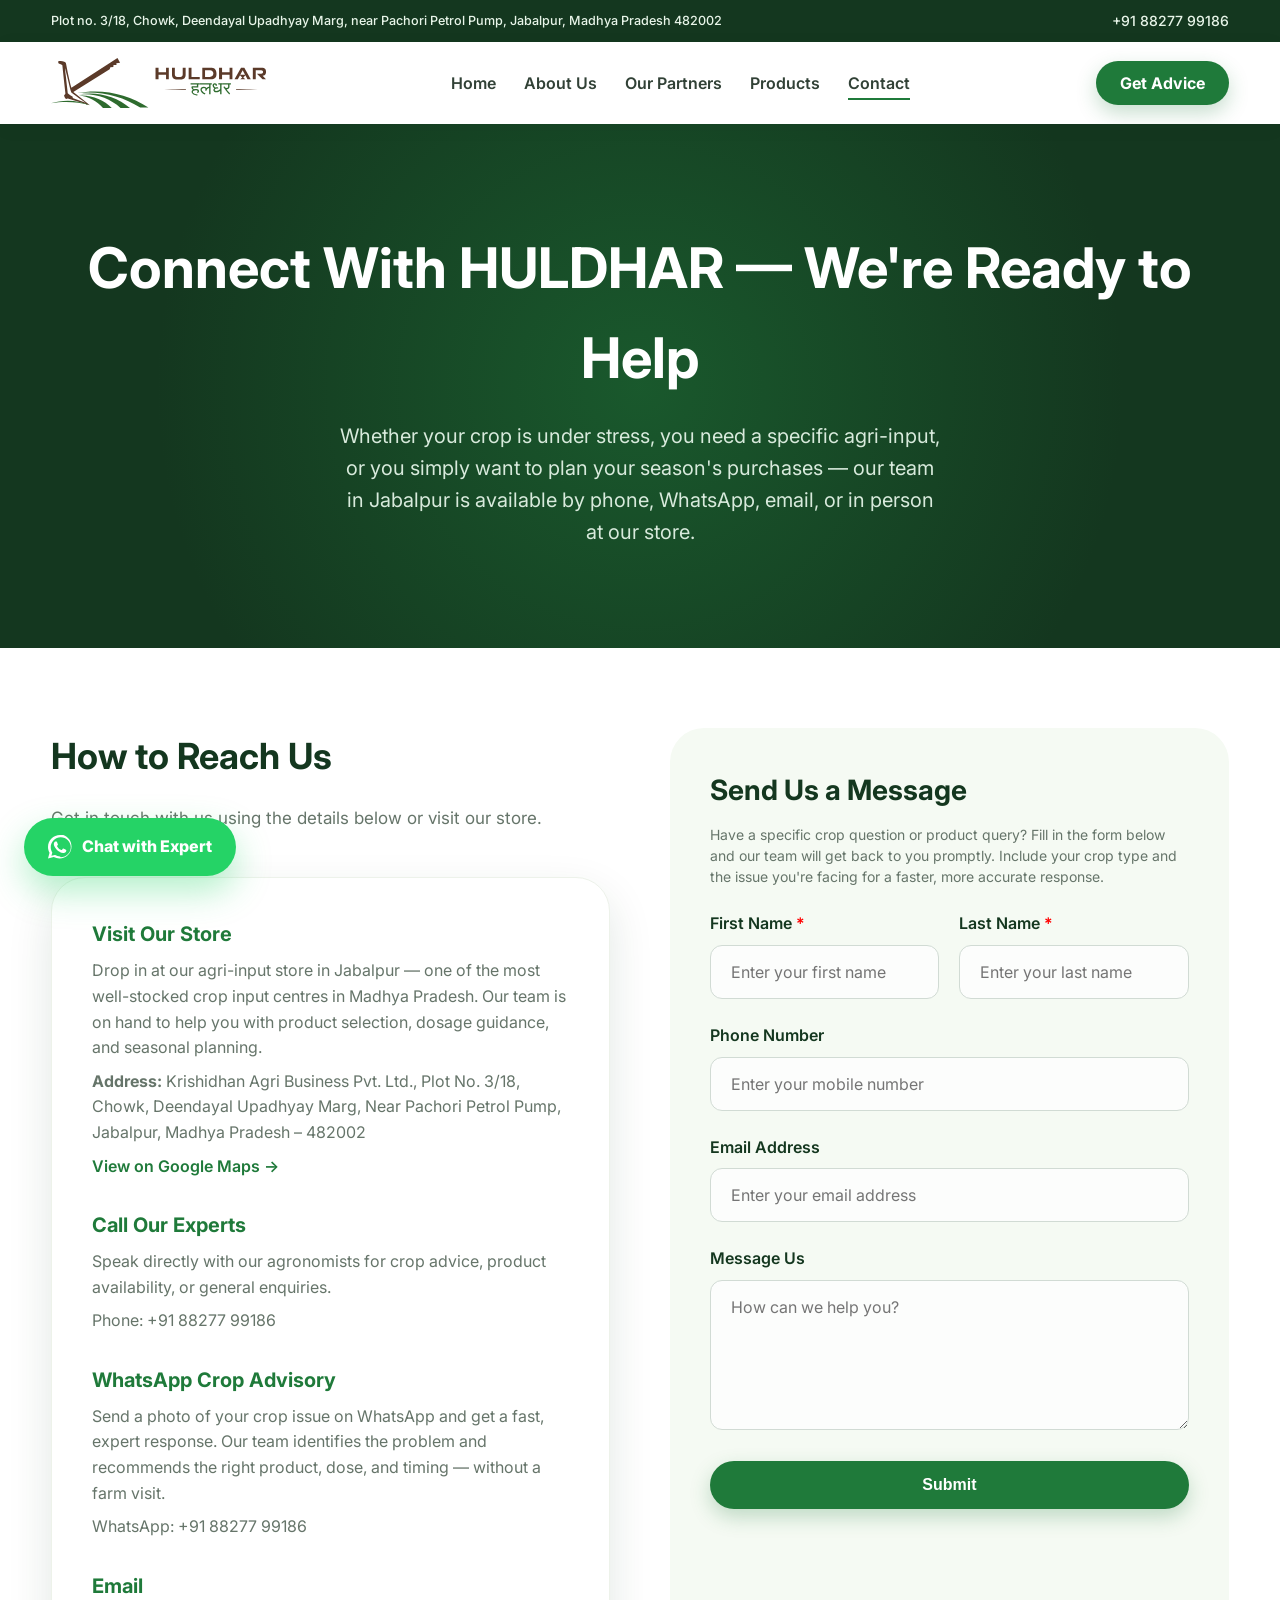
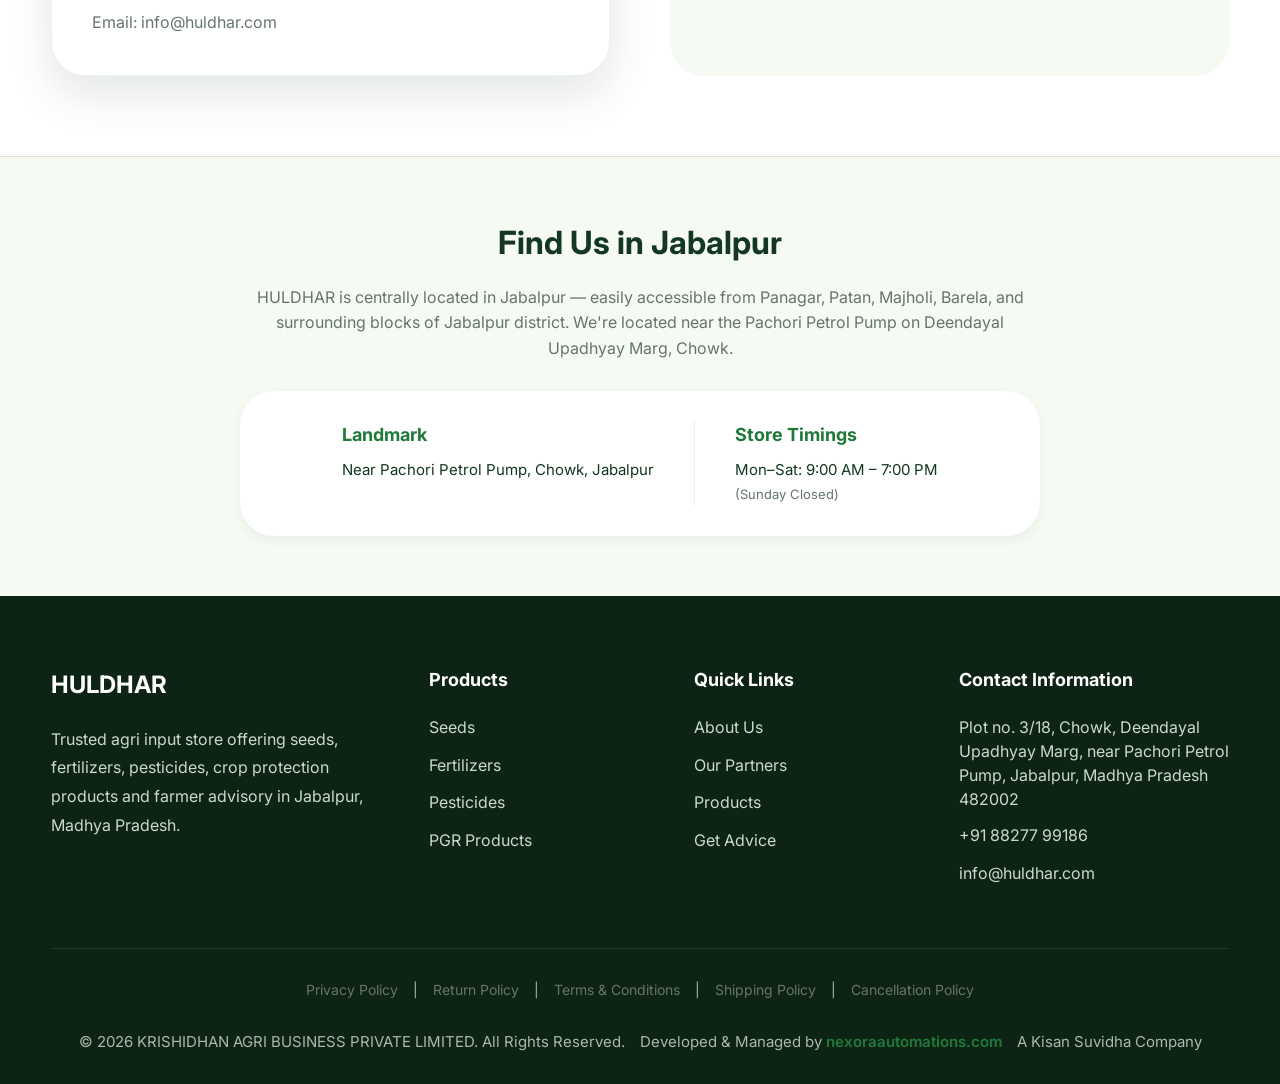
<file: contact.html>
<!DOCTYPE html>
<html lang="en">

<head>
  <meta charset="UTF-8" />
  <meta name="viewport" content="width=device-width, initial-scale=1.0" />
  <title>Contact HULDHAR | Crop Advisory & Store in Jabalpur</title>
  <meta name="description"
    content="Get in touch with HULDHAR for expert crop advice, product availability, or to visit our agri-input store in Jabalpur, MP. Call, WhatsApp or email us today." />
  <meta name="keywords"
    content="HULDHAR contact, agri store Jabalpur address, crop advisory WhatsApp Jabalpur, seeds fertilizers Jabalpur store" />

  <!-- Open Graph / Facebook -->
  <meta property="og:type" content="website">
  <meta property="og:url" content="https://HULDHAR.com/contact.html">
  <meta property="og:title" content="Contact HULDHAR | Crop Advisory & Store in Jabalpur">
  <meta property="og:description"
    content="Get in touch with HULDHAR for expert crop advice, product availability, or to visit our agri-input store in Jabalpur, MP. Call, WhatsApp or email us today.">
  <meta property="og:image" content="https://HULDHAR.com/images/og-image.jpg">

  <!-- Twitter -->
  <meta property="twitter:card" content="summary_large_image">
  <meta property="twitter:url" content="https://HULDHAR.com/contact.html">
  <meta property="twitter:title" content="Contact HULDHAR | Crop Advisory & Store in Jabalpur">
  <meta property="twitter:description"
    content="Get in touch with HULDHAR for expert crop advice, product availability, or to visit our agri-input store in Jabalpur, MP. Call, WhatsApp or email us today.">
  <meta property="twitter:image" content="https://HULDHAR.com/images/og-image.jpg">

  <link rel="preconnect" href="https://fonts.googleapis.com">
  <link rel="preconnect" href="https://fonts.gstatic.com" crossorigin>
  <link href="https://fonts.googleapis.com/css2?family=Inter:wght@400;500;600;700;800;900&display=swap"
    rel="stylesheet">
  <link rel="stylesheet" href="css/styles.css">

  <link rel="canonical" href="https://HULDHAR.com/contact.html" />
  <link rel="icon" href="images/favicon.png" type="image/png">
</head>

<body>
  <!-- Topbar -->
  <div class="topbar">
    <div class="container topbar-container">
      <span class="topbar-address"><a href="https://maps.app.goo.gl/yAD4jvV2ftftcKU56" target="_blank">Plot no. 3/18, Chowk, Deendayal Upadhyay Marg, near Pachori Petrol Pump, Jabalpur, Madhya Pradesh 482002</a></span>
      <span class="topbar-contact">
        <a href="tel:+918827799186">+91 88277 99186</a>
      </span>
    </div>
  </div>

  <!-- Header -->
  <header>
    <div class="container">
      <nav>
        <a class="logo" href="index.html">
         <img src="images/haldhar-logo.svg" alt="HULDHAR Logo"
            onerror="this.outerHTML='<span class=\'logo-mark\'>H</span> HULDHAR'">
        </a>
        <div class="menu">
          <a href="index.html">Home</a>
          <a href="about.html">About Us</a>
          <a href="partners.html">Our Partners</a>
          <a href="products.html">Products</a>
          <a href="contact.html" class="active">Contact</a>
        </div>
        <div class="nav-right">
          <a href="contact.html" class="btn btn-primary active">Get Advice</a>
        </div>
        <button class="hamburger" aria-label="Toggle menu">☰</button>
      </nav>
    </div>
  </header>

  <main>
    <!-- Page Header -->
    <div class="page-header">
      <div class="container">
        <h1>Connect With HULDHAR — We're Ready to Help</h1>
        <p>Whether your crop is under stress, you need a specific agri-input, or you simply want to plan your season's purchases — our team in Jabalpur is available by phone, WhatsApp, email, or in person at our store.</p>
      </div>
    </div>

    <!-- Contact Section -->
    <section>
      <div class="container contact-grid">
        <!-- Contact Information -->
        <div>
          <h2 style="font-size: 36px; margin-bottom: 20px; color: var(--dark);">How to Reach Us</h2>
          <p style="color: var(--muted); margin-bottom: 45px; font-size: 17px; line-height: 1.6;">Get in touch with us using the details below or visit our store.</p>

          <div class="contact-info-card">
            <div class="info-item">
              <div class="info-text">
                <h4 style="color: var(--green);">Visit Our Store</h4>
                <p style="margin-bottom: 8px;">Drop in at our agri-input store in Jabalpur — one of the most well-stocked crop input centres in Madhya Pradesh. Our team is on hand to help you with product selection, dosage guidance, and seasonal planning.</p>
                <p><strong>Address:</strong> Krishidhan Agri Business Pvt. Ltd., Plot No. 3/18, Chowk, Deendayal Upadhyay Marg, Near Pachori Petrol Pump, Jabalpur, Madhya Pradesh – 482002</p>
                <a href="https://maps.app.goo.gl/yAD4jvV2ftftcKU56" target="_blank"
                  style="color: var(--green); font-weight: 600; display: inline-block; margin-top: 8px;">View on Google
                  Maps →</a>
              </div>
            </div>

            <div class="info-item">
              <div class="info-text">
                <h4 style="color: var(--green);">Call Our Experts</h4>
                <p style="margin-bottom: 8px;">Speak directly with our agronomists for crop advice, product availability, or general enquiries.</p>
                <p>Phone: <a href="tel:+918827799186">+91 88277 99186</a></p>
              </div>
            </div>

            <div class="info-item">
              <div class="info-text">
                <h4 style="color: var(--green);">WhatsApp Crop Advisory</h4>
                <p style="margin-bottom: 8px;">Send a photo of your crop issue on WhatsApp and get a fast, expert response. Our team identifies the problem and recommends the right product, dose, and timing — without a farm visit.</p>
                <p>WhatsApp: <a href="https://wa.me/918827799186" target="_blank">+91 88277 99186</a></p>
              </div>
            </div>

            <div class="info-item">
              <div class="info-text">
                <h4 style="color: var(--green);">Email</h4>
                <p>Email: <a href="mailto:info@huldhar.com">info@huldhar.com</a></p>
              </div>
            </div>
          </div>
        </div>

        <!-- Contact Form (Zoho CRM Web-To-Lead) -->
        <div style="background: var(--light); padding: 40px; border-radius: var(--radius-lg);" class="contact-form-container">
          <h2 style="font-size: 28px; margin-bottom: 12px; color: var(--dark);">Send Us a Message</h2>
          <p style="color: var(--muted); margin-bottom: 24px; font-size: 14px; line-height: 1.5;">Have a specific crop question or product query? Fill in the form below and our team will get back to you promptly. Include your crop type and the issue you're facing for a faster, more accurate response.</p>
          
          <div id="crmWebToEntityForm" class="zcwf_lblLeft crmWebToEntityForm" style="color: inherit; width: 100%;">
            <form id="webform990705000012199022" action="https://crm.zoho.in/crm/WebToLeadForm" name="WebToLeads990705000012199022" method="POST" onSubmit="javascript:document.charset='UTF-8'; return checkMandatory990705000012199022()" accept-charset="UTF-8">
              <!-- Do not remove this code. -->
              <input type="text" style="display:none;" name="xnQsjsdp" value="83b646ded59147d7bbd5dc6ad270f7b0751679ed8297b2385df02615b252bfdd">
              <input type="hidden" name="zc_gad" id="zc_gad" value="">
              <input type="text" style="display:none;" name="xmIwtLD" value="34bb9baadbce0e81ce476a9ce0848f99870aca06fcc833ebe5b3f116ef7ae5e31eaf74d5638614fd2006f513ac3cf9d7">
              <input type="text" style="display:none;" name="actionType" value="TGVhZHM=">
              <input type="text" style="display:none;" name="returnURL" value="null">
              
              <!-- Custom responsive grid styling for side-by-side fields -->
              <style>
                .zoho-form-grid-2 {
                  display: grid;
                  grid-template-columns: 1fr 1fr;
                  gap: 20px;
                }
                @media (max-width: 600px) {
                  .zoho-form-grid-2 {
                    grid-template-columns: 1fr;
                    gap: 0;
                  }
                }
                /* Ensuring Zoho elements override correctly without standard table layouts */
                .crmWebToEntityForm .formsubmit.zcwf_button {
                  color: var(--white) !important;
                  background: var(--green) !important;
                  box-shadow: 0 8px 20px rgba(31, 122, 58, 0.25) !important;
                  border: none !important;
                  transition: var(--transition) !important;
                  font-weight: 700 !important;
                  border-radius: 999px !important;
                  font-size: 16px !important;
                  line-height: 1 !important;
                  cursor: pointer !important;
                  width: 100% !important;
                  max-width: none !important;
                  padding: 16px 36px !important;
                }
                .crmWebToEntityForm .formsubmit.zcwf_button:hover {
                  background: var(--green-hover) !important;
                  transform: translateY(-2px) !important;
                  box-shadow: 0 12px 24px rgba(31, 122, 58, 0.3) !important;
                }
              </style>

              <!-- Fields Layout -->
              <div class="zoho-form-grid-2">
                <!-- First Name -->
                <div class="form-group">
                  <label for="First_Name">First Name <span style="color: red;">*</span></label>
                  <input type="text" id="First_Name" name="First Name" class="form-control" placeholder="Enter your first name" aria-required="true" aria-label="First Name" maxlength="40" required>
                </div>
                <!-- Last Name -->
                <div class="form-group">
                  <label for="Last_Name">Last Name <span style="color: red;">*</span></label>
                  <input type="text" id="Last_Name" name="Last Name" class="form-control" placeholder="Enter your last name" aria-required="true" aria-label="Last Name" maxlength="80" required>
                </div>
              </div>

              <!-- Phone -->
              <div class="form-group">
                <label for="Phone">Phone Number</label>
                <input type="text" id="Phone" name="Phone" class="form-control" placeholder="Enter your mobile number" aria-required="false" aria-label="Phone" maxlength="30">
              </div>

              <!-- Email -->
              <div class="form-group">
                <label for="Email">Email Address</label>
                <input type="text" ftype="email" autocomplete="false" id="Email" name="Email" class="form-control" placeholder="Enter your email address" aria-required="false" aria-label="Email" maxlength="100">
              </div>

              <!-- Message Us (LEADCF25) -->
              <div class="form-group">
                <label for="LEADCF25">Message Us</label>
                <textarea id="LEADCF25" name="LEADCF25" class="form-control" placeholder="How can we help you?" aria-required="false" aria-label="LEADCF25" maxlength="255"></textarea>
              </div>

              <!-- Lead Source (Hidden field) -->
              <div class="zcwf_row wfrm_fld_dpNn" style="display: none;">
                <label for="Lead_Source">Lead Source</label>
                <select class="zcwf_col_fld_slt" id="Lead_Source" name="Lead Source" onChange="addAriaSelected990705000012199022()">
                  <option value="-None-">-None-</option>
                  <option value="WHATSAPP - KRISHIDHAN AGRI BUSINESS PRIVATE LIMITED">WHATSAPP - KRISHIDHAN AGRI BUSINESS PRIVATE LIMITED</option>
                  <option value="Walkin Store - Krishidhan">Walkin Store - Krishidhan</option>
                  <option value="Field Visit">Field Visit</option>
                  <option value="Mandi Visit">Mandi Visit</option>
                  <option value="Facebook">Facebook</option>
                  <option value="Instagram">Instagram</option>
                  <option value="Youtube">Youtube</option>
                  <option value="Viplov Diwan Field">Viplov Diwan Field</option>
                  <option value="Viplov Diwan Mandi">Viplov Diwan Mandi</option>
                  <option value="Nilesh Patel Mandi">Nilesh Patel Mandi</option>
                  <option value="Bhooshan Mehra Mandi">Bhooshan Mehra Mandi</option>
                  <option value="Ayush Kushwaha Mandi">Ayush Kushwaha Mandi</option>
                  <option value="Abhay Kurmi Mandi">Abhay Kurmi Mandi</option>
                  <option value="Aditya Mehta Mandi">Aditya Mehta Mandi</option>
                  <option value="Nilesh Patel Field">Nilesh Patel Field</option>
                  <option value="Bhooshan Mehra Field">Bhooshan Mehra Field</option>
                  <option value="Ayush Kushwaha Field">Ayush Kushwaha Field</option>
                  <option value="Abhay Kurmi Field">Abhay Kurmi Field</option>
                  <option value="Aditya Mehta Field">Aditya Mehta Field</option>
                  <option selected value="Krishidhan Website">Krishidhan Website</option>
                </select>
              </div>

              <!-- Honeypot -->
              <input type="text" style="display: none;" name="aG9uZXlwb3Q" value="">

              <!-- Actions -->
              <div style="margin-top: 24px;">
                <input type="submit" id="formsubmit" role="button" class="formsubmit zcwf_button" value="Submit" aria-label="Submit" title="Submit" style="width: 100%;">
              </div>

              <!-- Custom Validation Script -->
              <script>
                function addAriaSelected990705000012199022(){
                  var optionElem = event.target;
                  var previousSelectedOption = optionElem.querySelector('[aria-selected=true]');
                  if (previousSelectedOption) {
                    previousSelectedOption.removeAttribute('aria-selected');
                  }
                  optionElem.querySelectorAll('option')[optionElem.selectedIndex].ariaSelected = 'true';
                }
                function validateEmail990705000012199022(){
                  var form = document.forms['WebToLeads990705000012199022'];
                  var emailFld = form.querySelectorAll('[ftype=email]');
                  var i;
                  for(i = 0; i < emailFld.length; i++ ) {
                    var emailVal = emailFld[i].value;
                    if ((emailVal.replace (/^\s+|\s+$/g,'') ).length != 0) {
                      var atpos = emailVal.indexOf('@');
                      var dotpos = emailVal.lastIndexOf('.');
                      if(atpos < 1 || dotpos < atpos + 2 || dotpos + 2 >= emailVal.length) {
                        alert('Please enter a valid email address.');
                        emailFld[i].focus();
                        return false;
                      }
                    }
                  }
                  return true;
                }
                function checkMandatory990705000012199022(){
                  var mndFileds = new Array('First Name', 'Last Name');
                  var fldLangVal = new Array('First Name', 'Last Name');
                  for (i = 0; i < mndFileds.length; i++ ) {
                    var fieldObj = document.forms['WebToLeads990705000012199022'][mndFileds[i]];
                    if (fieldObj) {
                      if(((fieldObj.value).replace (/^\s+|\s+$/g,'') ).length == 0) {
                        if (fieldObj.type == 'file') {
                          alert('Please select a file to upload.');
                          fieldObj.focus();
                          return false;
                        }
                        alert(fldLangVal[i] + ' cannot be empty.');
                        fieldObj.focus();
                        return false;
                      } else if (fieldObj.nodeName == 'SELECT') {
                        if (fieldObj.options[fieldObj.selectedIndex].value == '-None-') {
                          alert(fldLangVal[i] + ' cannot be none.');
                          fieldObj.focus();
                          return false;
                        }
                      } else if (fieldObj.type == 'checkbox') {
                        if (fieldObj.checked == false) {
                          alert('Please accept ' + fldLangVal[i]);
                          fieldObj.focus();
                          return false;
                        }
                      }
                      try{
                        if (fieldObj.name == 'Last Name') {
                          name = fieldObj.value;
                        }
                      } catch (e){}
                    }
                  }
                  if ( !validateEmail990705000012199022 () ) {
                    return false;
                  }
                  var urlparams = new URLSearchParams(window.location.search);
                  if (urlparams.has ('service') && (urlparams.get ('service') === 'smarturl') ) {
                    var webform = document.getElementById('webform990705000012199022');
                    var service = urlparams.get('service');
                    var smarturlfield = document.createElement('input');
                    smarturlfield.setAttribute('type', 'hidden');
                    smarturlfield.setAttribute('value', service);
                    smarturlfield.setAttribute('name', 'service');
                    webform.appendChild(smarturlfield);
                  }
                  document.querySelector('.crmWebToEntityForm .formsubmit').setAttribute('disabled', true);
                }
              </script>
              <!-- Do not remove this --- Analytics Tracking code starts -->
              <script id="wf_anal" src="https://crm.zohopublic.in/crm/WebFormAnalyticsServeServlet?rid=[base64]&tw=305d65049abd89a9f38bd74beccc31c515a317916902d8fb251e5ceaef0ce304"></script>
              <!-- Do not remove this --- Analytics Tracking code ends. -->
            </form>
          </div>
        </div>
      </div>
    </section>

    <!-- Store Directions -->
    <section class="light" style="padding: 60px 0; border-top: 1px solid #e0e0e0;">
      <div class="container">
        <div style="max-width: 800px; margin: 0 auto; text-align: center;">
          <h2 style="font-size: 32px; margin-bottom: 16px; color: var(--dark);">Find Us in Jabalpur</h2>
          <p style="color: var(--muted); margin-bottom: 24px; font-size: 16px; line-height: 1.6;">
            HULDHAR is centrally located in Jabalpur — easily accessible from Panagar, Patan, Majholi, Barela, and surrounding blocks of Jabalpur district. We're located near the Pachori Petrol Pump on Deendayal Upadhyay Marg, Chowk.
          </p>
          <div style="display: flex; flex-wrap: wrap; justify-content: center; gap: 40px; margin-top: 30px; text-align: left; background: white; padding: 30px; border-radius: var(--radius-lg); box-shadow: var(--shadow-sm);">
            <div>
              <h4 style="color: var(--green); margin-bottom: 8px; font-size: 18px;">Landmark</h4>
              <p style="color: var(--dark); font-size: 15px;">Near Pachori Petrol Pump, Chowk, Jabalpur</p>
            </div>
            <div style="border-left: 1px solid #eee; padding-left: 40px;">
              <h4 style="color: var(--green); margin-bottom: 8px; font-size: 18px;">Store Timings</h4>
              <p style="color: var(--dark); font-size: 15px;">Mon–Sat: 9:00 AM – 7:00 PM<br><span style="color: var(--muted); font-size: 13px;">(Sunday Closed)</span></p>
            </div>
          </div>
        </div>
      </div>
    </section>
  </main>

  <!-- Footer -->
  <footer>
    <div class="container">
      <div class="footer-grid">
        <div>
          <h3>HULDHAR</h3>
          <p>Trusted agri input store offering seeds, fertilizers, pesticides, crop protection products and farmer
            advisory in Jabalpur, Madhya Pradesh.</p>

        </div>
        <div>
          <h4>Products</h4>
          <ul>
            <li><a href="products.html">Seeds</a></li>
            <li><a href="products.html">Fertilizers</a></li>
            <li><a href="products.html">Pesticides</a></li>
            <li><a href="products.html">PGR Products</a></li>
          </ul>
        </div>
        <div>
          <h4>Quick Links</h4>
          <ul>
            <li><a href="about.html">About Us</a></li>
            <li><a href="partners.html">Our Partners</a></li>
            <li><a href="products.html">Products</a></li>
            <li><a href="contact.html">Get Advice</a></li>
          </ul>
        </div>
        <div>
          <h4>Contact Information</h4>
          <ul class="footer-contact">
            <li style="margin-bottom: 12px; line-height: 1.5;"><a href="https://maps.app.goo.gl/yAD4jvV2ftftcKU56"
                target="_blank">Plot no. 3/18, Chowk, Deendayal Upadhyay Marg, near
                Pachori Petrol Pump, Jabalpur, Madhya Pradesh 482002</a></li>
            <li class="footer-numbers">
              <a href="tel:+918827799186">+91 88277 99186</a>
            </li>
            <li><a href="mailto:info@huldhar.com">info@huldhar.com</a></li>
          </ul>
        </div>
      </div>
      
      <!-- Universal Footer Bottom -->
      <div class="copy" style="flex-direction: column; text-align: center;">
        <div class="legal-links" style="display: flex; gap: 15px; flex-wrap: wrap; justify-content: center; margin-bottom: 12px; font-size: 14px;">
          <a href="privacy-policy.html" style="color: var(--muted); text-decoration: none;">Privacy Policy</a> | 
          <a href="return-policy.html" style="color: var(--muted); text-decoration: none;">Return Policy</a> | 
          <a href="terms-conditions.html" style="color: var(--muted); text-decoration: none;">Terms & Conditions</a> | 
          <a href="shipping-policy.html" style="color: var(--muted); text-decoration: none;">Shipping Policy</a> | 
          <a href="Cancellation-Policy.html" style="color: var(--muted); text-decoration: none;">Cancellation Policy</a>
        </div>
        <div style="display: flex; gap: 15px; flex-wrap: wrap; justify-content: center;">
          <span>© 2026 KRISHIDHAN AGRI BUSINESS PRIVATE LIMITED. All Rights Reserved.</span>
          <span>Developed & Managed by <a href="https://www.nexoraautomations.com/" target="_blank" rel="noopener noreferrer" style="color: var(--green); font-weight: 600;">nexoraautomations.com</a></span>
          <span>A Kisan Suvidha Company</span>
        </div>
      </div>
    </div>
  </footer>

  <!-- Floating WhatsApp -->
  <a class="whatsapp-float" href="https://wa.me/918827799186" target="_blank" rel="noopener noreferrer"
    aria-label="Chat on WhatsApp">
    <svg viewBox="0 0 32 32" xmlns="http://www.w3.org/2000/svg">
      <path
        d="M16 0c-8.837 0-16 7.163-16 16 0 2.825 0.737 5.488 2.050 7.825l-2.050 7.513 7.688-2.012c2.288 1.188 4.888 1.862 7.65 1.862 8.837 0 16-7.163 16-16s-7.163-16-16-16zM16 28.5c-2.3 0-4.488-0.6-6.425-1.675l-0.462-0.275-4.525 1.188 1.212-4.412-0.3-0.475c-1.188-1.9-1.85-4.113-1.85-6.475 0-7.375 6-13.375 13.375-13.375s13.375 6 13.375 13.375-6 13.375-13.375 13.375zM23.363 19.388c-0.4-0.2-2.388-1.175-2.763-1.313-0.362-0.138-0.638-0.2-0.9 0.2s-1.038 1.313-1.275 1.588c-0.238 0.263-0.488 0.3-0.888 0.1-0.4-0.2-1.713-0.638-3.263-2.025-1.212-1.088-2.025-2.425-2.263-2.825-0.238-0.4 0-0.613 0.2-0.813 0.175-0.175 0.4-0.463 0.6-0.7 0.2-0.225 0.263-0.4 0.4-0.663 0.138-0.263 0.063-0.5-0.038-0.7-0.1-0.2-0.9-2.175-1.238-2.975-0.325-0.788-0.65-0.675-0.9-0.688-0.238-0.012-0.5-0.012-0.775-0.012s-0.713 0.1-1.088 0.5c-0.375 0.4-1.438 1.4-1.438 3.413s1.475 3.963 1.675 4.238c0.2 0.263 2.888 4.413 7 6.188 0.988 0.425 1.75 0.688 2.35 0.888 0.988 0.313 1.888 0.275 2.6 0.163 0.8-0.125 2.388-0.975 2.725-1.913 0.338-0.938 0.338-1.75 0.238-1.913-0.088-0.188-0.338-0.288-0.738-0.488z">
      </path>
    </svg>
    Chat with Expert
  </a>

  <!-- Scripts -->
  <script src="js/main.js"></script>
  <!-- Zoho SalesIQ Widget Integration -->
  <script>
    window.$zoho = window.$zoho || {};
    $zoho.salesiq = $zoho.salesiq || {
      ready: function() {
        $zoho.salesiq.chat.theme('green');
      }
    };
  </script>
  <script id="zsiqscript" src="https://salesiq.zohopublic.in/widget?wc=siqd889191c218cb7558d69124680b44f03999f13d6c8fa27a4175dc673366822bb003578c0ac6b759858cda43ebe9167d7" defer></script>

</body>

</html>
</file>
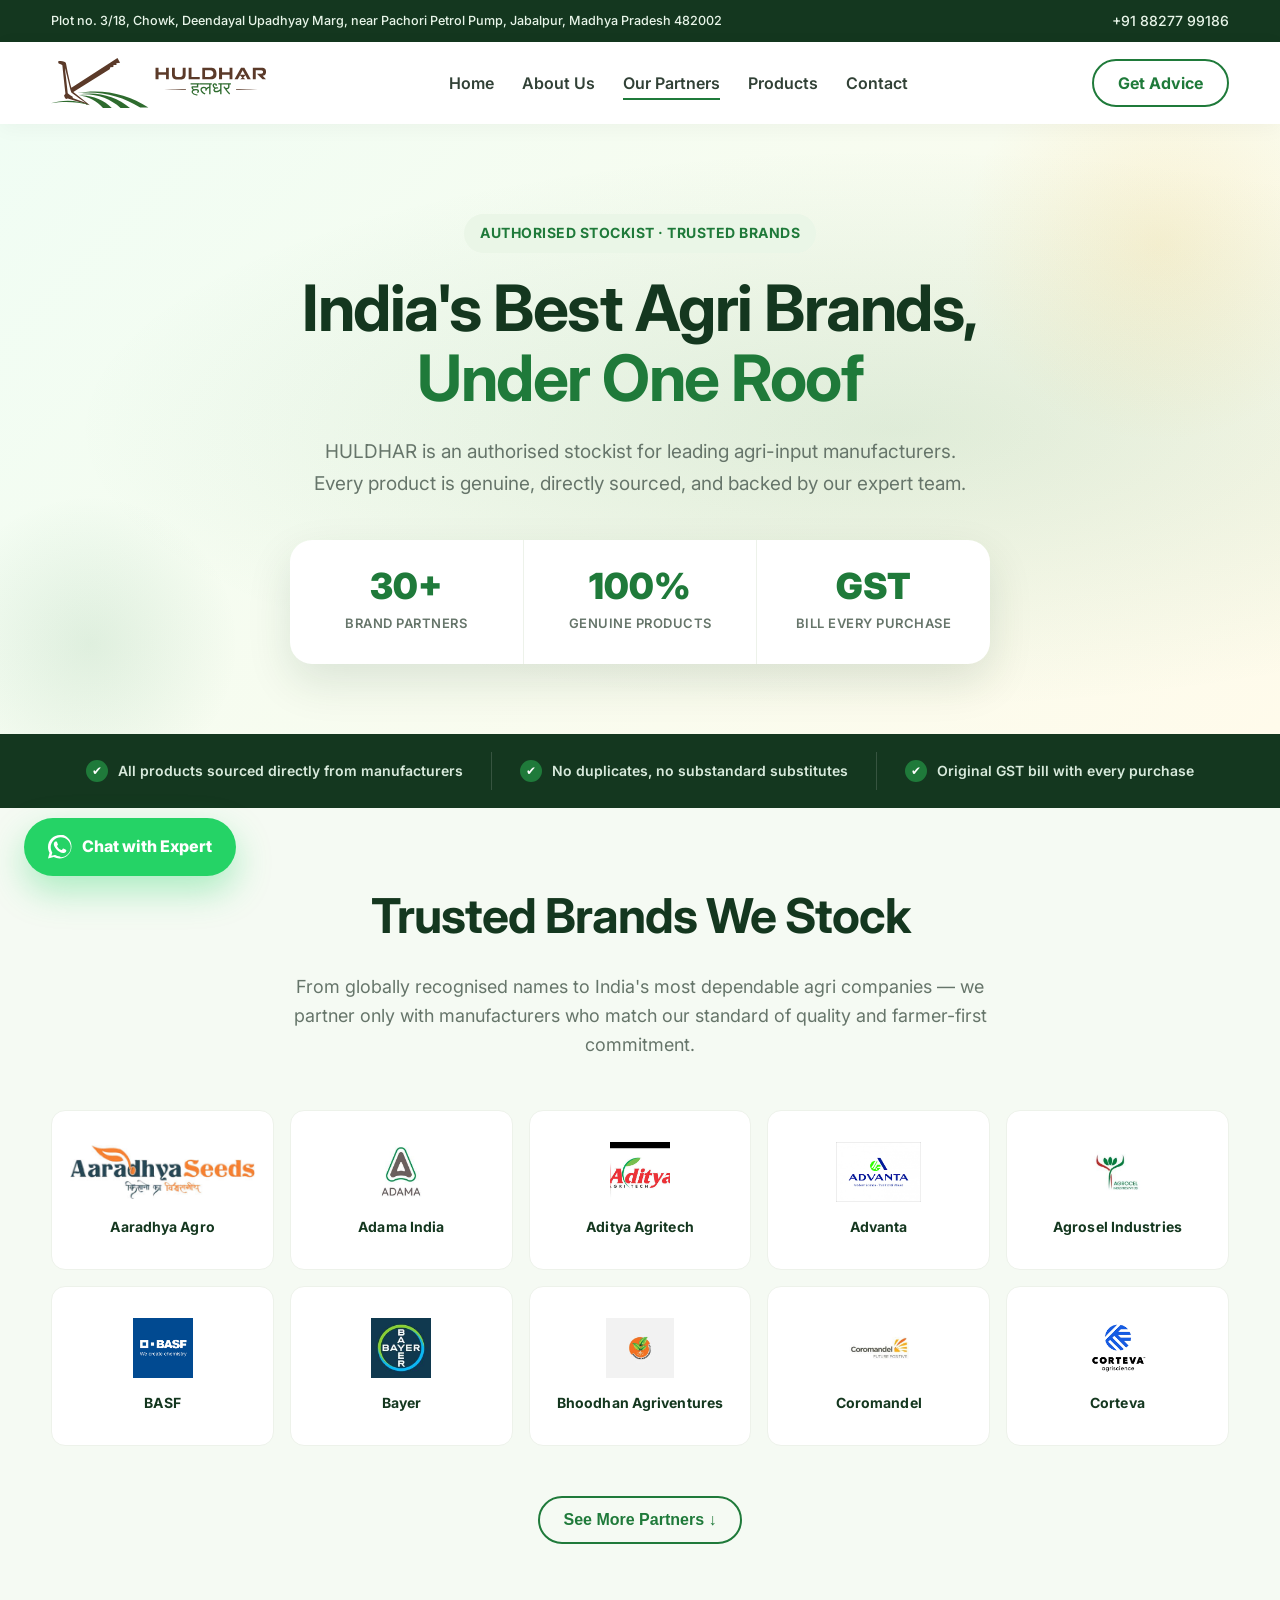
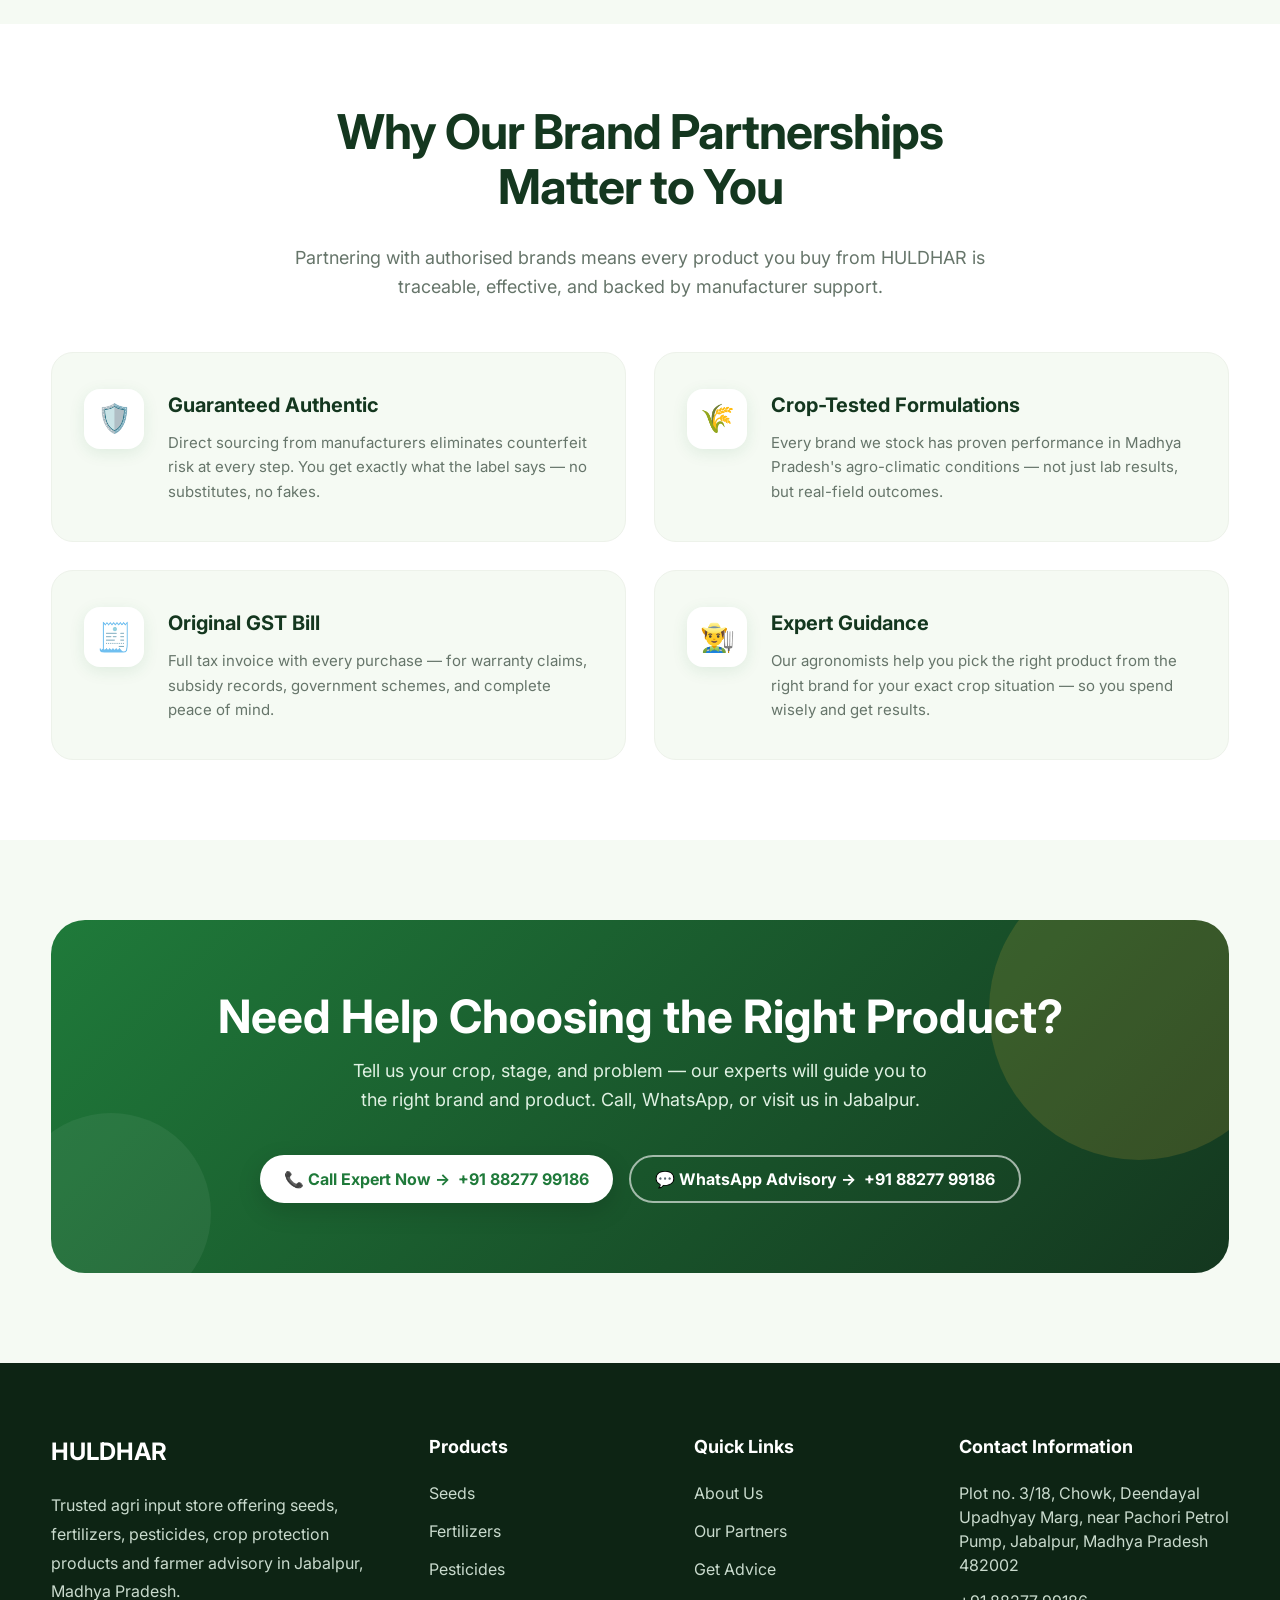
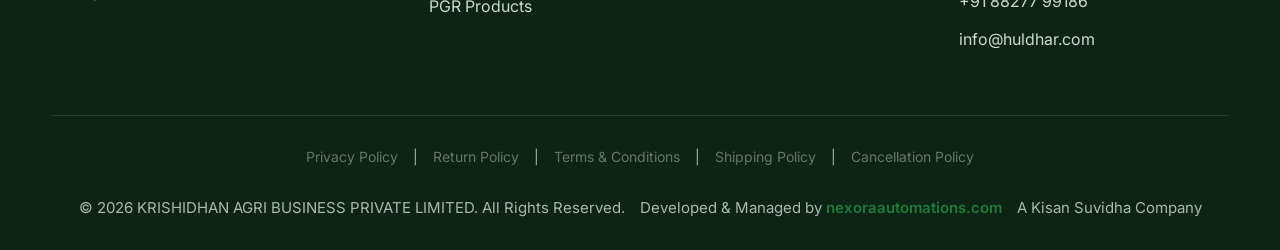
<file: partners.html>
<!DOCTYPE html>
<html lang="en">
<head>
  <meta charset="UTF-8" />
  <meta name="viewport" content="width=device-width, initial-scale=1.0" />
  <title>Our Partners | HULDHAR – Trusted Agri-Input Brands in Jabalpur</title>
  <meta name="description" content="HULDHAR is an authorised stockist for 60+ leading agri-input manufacturers including Bayer, Syngenta, Corteva, UPL, BASF and many more. Genuine products, directly sourced." />
  <meta name="keywords" content="agri input brands Jabalpur, Bayer seeds Jabalpur, Syngenta products MP, fertilizer brands Jabalpur, authorised agri dealer Madhya Pradesh" />

  <!-- Open Graph / Facebook -->
  <meta property="og:type" content="website">
  <meta property="og:url" content="https://HULDHAR.com/partners.html">
  <meta property="og:title" content="Our Partners | HULDHAR – Trusted Agri-Input Brands in Jabalpur">
  <meta property="og:description" content="HULDHAR is an authorised stockist for 60+ leading agri-input manufacturers including Bayer, Syngenta, Corteva, UPL, BASF and many more. Genuine products, directly sourced.">
  <meta property="og:image" content="https://HULDHAR.com/images/og-image.jpg">

  <!-- Twitter -->
  <meta property="twitter:card" content="summary_large_image">
  <meta property="twitter:url" content="https://HULDHAR.com/partners.html">
  <meta property="twitter:title" content="Our Partners | HULDHAR – Trusted Agri-Input Brands in Jabalpur">
  <meta property="twitter:description" content="HULDHAR is an authorised stockist for 60+ leading agri-input manufacturers including Bayer, Syngenta, Corteva, UPL, BASF and many more. Genuine products, directly sourced.">
  <meta property="twitter:image" content="https://HULDHAR.com/images/og-image.jpg">

  <link rel="preconnect" href="https://fonts.googleapis.com">
  <link rel="preconnect" href="https://fonts.gstatic.com" crossorigin>
  <link href="https://fonts.googleapis.com/css2?family=Inter:wght@400;500;600;700;800;900&display=swap" rel="stylesheet">
  <link rel="stylesheet" href="css/styles.css">
  <link rel="canonical" href="https://HULDHAR.com/partners.html" />
  <link rel="icon" href="images/favicon.png" type="image/png">
  <style>
    /* ── Partners Page Styles ── */

    /* Hero */
    .partners-hero {
      background: radial-gradient(ellipse at 70% 50%, rgba(31,122,58,0.12) 0%, transparent 65%),
                  linear-gradient(135deg, #f0fdf4 0%, #fffbeb 100%);
      padding: 90px 0 70px;
      position: relative;
      overflow: hidden;
    }
    .partners-hero::before {
      content: '';
      position: absolute;
      top: -80px; right: -80px;
      width: 400px; height: 400px;
      background: radial-gradient(circle, rgba(245,185,63,0.15), transparent 70%);
      border-radius: 50%;
    }
    .partners-hero::after {
      content: '';
      position: absolute;
      bottom: -60px; left: -60px;
      width: 300px; height: 300px;
      background: radial-gradient(circle, rgba(31,122,58,0.1), transparent 70%);
      border-radius: 50%;
    }
    .partners-hero .container { position: relative; z-index: 1; text-align: center; }
    .partners-hero h1 {
      font-size: clamp(38px, 5vw, 64px);
      color: var(--dark);
      letter-spacing: -1.5px;
      line-height: 1.1;
      margin-bottom: 22px;
    }
    .partners-hero h1 span { color: var(--green); }
    .partners-hero .lead {
      font-size: 19px;
      color: var(--muted);
      max-width: 680px;
      margin: 0 auto 40px;
      line-height: 1.7;
    }

    /* Hero Stats */
    .hero-stats {
      display: flex;
      justify-content: center;
      gap: 0;
      flex-wrap: wrap;
      background: var(--white);
      border-radius: var(--radius);
      box-shadow: var(--shadow);
      overflow: hidden;
      max-width: 700px;
      margin: 0 auto;
    }
    .stat-item {
      flex: 1;
      min-width: 180px;
      padding: 28px 24px;
      text-align: center;
      border-right: 1px solid var(--border);
    }
    .stat-item:last-child { border-right: none; }
    .stat-item .num {
      font-size: 36px;
      font-weight: 900;
      color: var(--green);
      display: block;
      line-height: 1;
      margin-bottom: 6px;
      min-width: unset;
      height: unset;
      background: none;
      border-radius: 0;
      place-items: unset;
    }
    .stat-item .label {
      font-size: 13px;
      font-weight: 600;
      color: var(--muted);
      text-transform: uppercase;
      letter-spacing: 0.5px;
    }

    /* Trust Strip */
    .trust-strip {
      background: var(--dark);
      padding: 18px 0;
      overflow: hidden;
    }
    .trust-strip-inner {
      display: flex;
      justify-content: center;
      gap: 0;
      flex-wrap: wrap;
    }
    .trust-strip-item {
      display: flex;
      align-items: center;
      gap: 10px;
      color: #d8eadc;
      font-weight: 600;
      font-size: 14px;
      padding: 8px 28px;
      border-right: 1px solid rgba(255,255,255,0.15);
    }
    .trust-strip-item:last-child { border-right: none; }
    .trust-strip-item .check {
      width: 22px; height: 22px;
      background: var(--green);
      border-radius: 50%;
      display: flex; align-items: center; justify-content: center;
      color: white;
      font-size: 12px;
      flex-shrink: 0;
    }

    /* Section: Brand Grid */
    .brands-section { padding: 80px 0; background: var(--light); }
    .brands-section .section-head { margin-bottom: 50px; }

    .brands-grid {
      display: grid;
      grid-template-columns: repeat(auto-fill, minmax(200px, 1fr));
      gap: 16px;
    }
    .brand-card {
      background: var(--white);
      border: 1.5px solid var(--border);
      border-radius: var(--radius-sm);
      padding: 24px 18px;
      display: flex;
      flex-direction: column;
      align-items: center;
      justify-content: center;
      text-align: center;
      gap: 16px;
      transition: var(--transition);
      cursor: default;
      position: relative;
      overflow: hidden;
      min-height: 160px;
    }
    .brand-card::before {
      content: '';
      position: absolute;
      left: 0; top: 0; bottom: 0;
      width: 4px;
      background: var(--green);
      transform: scaleY(0);
      transform-origin: bottom;
      transition: transform var(--transition);
      border-radius: 0 2px 2px 0;
    }
    .brand-card:hover {
      border-color: var(--green);
      transform: translateY(-4px);
      box-shadow: 0 12px 30px rgba(31,122,58,0.1);
    }
    .brand-card:hover::before { transform: scaleY(1); }
    
    /* Logo Styling */
    .brand-logo-container {
      width: 100%;
      height: 60px;
      display: flex;
      align-items: center;
      justify-content: center;
    }
    .brand-logo-img {
      max-width: 100%;
      max-height: 100%;
      object-fit: contain;
      mix-blend-mode: multiply;
      transition: var(--transition);
    }
    .brand-card:hover .brand-logo-img {
      transform: scale(1.05);
    }

    .brand-name {
      font-size: 14px;
      font-weight: 700;
      color: var(--dark);
      line-height: 1.35;
      letter-spacing: 0.1px;
    }

    /* See More functionality */
    .hidden-brand {
      display: none !important;
    }
    .see-more-wrapper {
      text-align: center;
      margin-top: 50px;
    }

    /* Why Partnerships */
    .why-section { padding: 80px 0; background: var(--white); }
    .why-grid {
      display: grid;
      grid-template-columns: repeat(2, 1fr);
      gap: 28px;
      margin-top: 50px;
    }
    .why-card {
      background: var(--light);
      border-radius: var(--radius);
      padding: 36px 32px;
      display: flex;
      gap: 24px;
      align-items: flex-start;
      border: 1.5px solid var(--border);
      transition: var(--transition);
    }
    .why-card:hover {
      border-color: var(--green);
      box-shadow: 0 16px 40px rgba(31,122,58,0.08);
      transform: translateY(-4px);
    }
    .why-icon {
      width: 60px; height: 60px;
      border-radius: 16px;
      background: var(--white);
      display: flex; align-items: center; justify-content: center;
      font-size: 28px;
      flex-shrink: 0;
      box-shadow: 0 4px 16px rgba(31,122,58,0.1);
    }
    .why-card h3 {
      font-size: 20px;
      color: var(--dark);
      margin-bottom: 10px;
    }
    .why-card p { color: var(--muted); font-size: 15px; line-height: 1.65; }

    /* CTA Section */
    .partners-cta-section { padding: 80px 0 90px; background: var(--light); }
    .partners-cta {
      background: linear-gradient(135deg, var(--green), var(--dark));
      border-radius: var(--radius-lg);
      padding: 70px 60px;
      text-align: center;
      position: relative;
      overflow: hidden;
      color: var(--white);
    }
    .partners-cta::before {
      content: '';
      position: absolute;
      top: -60px; right: -60px;
      width: 300px; height: 300px;
      background: rgba(245,185,63,0.15);
      border-radius: 50%;
    }
    .partners-cta::after {
      content: '';
      position: absolute;
      bottom: -40px; left: -40px;
      width: 200px; height: 200px;
      background: rgba(255,255,255,0.06);
      border-radius: 50%;
    }
    .partners-cta > * { position: relative; z-index: 1; }
    .partners-cta h2 {
      font-size: clamp(30px, 4vw, 46px);
      line-height: 1.15;
      margin-bottom: 14px;
    }
    .partners-cta p { font-size: 18px; color: #dff1e2; max-width: 580px; margin: 0 auto 40px; }
    .cta-actions {
      display: flex;
      gap: 16px;
      justify-content: center;
      flex-wrap: wrap;
    }
    .btn-white {
      background: var(--white);
      color: var(--green);
      font-weight: 700;
      box-shadow: 0 8px 24px rgba(0,0,0,0.15);
    }
    .btn-white:hover {
      transform: translateY(-2px);
      box-shadow: 0 12px 30px rgba(0,0,0,0.2);
      color: var(--green-hover);
    }
    .btn-ghost {
      border: 2px solid rgba(255,255,255,0.6);
      color: var(--white);
      background: transparent;
    }
    .btn-ghost:hover {
      background: rgba(255,255,255,0.15);
      border-color: var(--white);
    }

    /* Page Header */
    .page-header {
      background: linear-gradient(135deg, var(--dark), #1f4d2a);
      color: var(--white);
      padding: 50px 0 40px;
      text-align: center;
    }
    .page-header h1 { font-size: clamp(32px, 4vw, 52px); letter-spacing: -1px; margin-bottom: 12px; }
    .page-header p { font-size: 17px; color: #b6d9bd; }

    /* Responsive */
    @media (max-width: 768px) {
      .why-grid { grid-template-columns: 1fr; }
      .partners-cta { padding: 50px 28px; }
      .hero-stats { flex-direction: column; }
      .stat-item { border-right: none; border-bottom: 1px solid var(--border); }
      .stat-item:last-child { border-bottom: none; }
      .trust-strip-inner {
        flex-direction: column;
        align-items: flex-start;
        padding: 0 20px;
      }
      .trust-strip-item {
        border-right: none;
        border-bottom: none;
        padding: 10px 0;
        width: 100%;
      }
      .brands-grid { grid-template-columns: repeat(auto-fill, minmax(150px, 1fr)); }
    }
  </style>
</head>

<body>
  <!-- Topbar -->
  <div class="topbar">
    <div class="container topbar-container">
      <span class="topbar-address"><a href="https://maps.app.goo.gl/yAD4jvV2ftftcKU56" target="_blank">Plot no. 3/18, Chowk, Deendayal Upadhyay Marg, near Pachori Petrol Pump, Jabalpur, Madhya Pradesh 482002</a></span>
      <span class="topbar-contact">
        <a href="tel:+918827799186">+91 88277 99186</a>
      </span>
    </div>
  </div>

  <!-- Header -->
  <header>
    <div class="container">
      <nav>
        <a class="logo" href="index.html">
          <img src="images/haldhar-logo.svg" alt="HULDHAR Logo" onerror="this.outerHTML='<span class=\'logo-mark\'>H</span> HULDHAR'">
        </a>
        <div class="menu">
          <a href="index.html">Home</a>
          <a href="about.html">About Us</a>
          <a href="partners.html" class="active">Our Partners</a>
          <a href="products.html">Products</a>
          <a href="contact.html">Contact</a>
        </div>
        <div class="nav-right">
          <a href="contact.html" class="btn btn-outline">Get Advice</a>
        </div>
        <button class="hamburger" aria-label="Toggle menu">☰</button>
      </nav>
    </div>
  </header>

  <main>

    <!-- Hero Section -->
    <section class="partners-hero">
      <div class="container">
        <div class="badge">Authorised Stockist · Trusted Brands</div>
        <h1>India's Best Agri Brands,<br><span>Under One Roof</span></h1>
        <p class="lead">HULDHAR is an authorised stockist for leading agri-input manufacturers. Every product is genuine, directly sourced, and backed by our expert team.</p>

        <!-- Hero Stats -->
        <div class="hero-stats">
          <div class="stat-item">
            <span class="num">30+</span>
            <span class="label">Brand Partners</span>
          </div>
          <div class="stat-item">
            <span class="num">100%</span>
            <span class="label">Genuine Products</span>
          </div>
          <div class="stat-item">
            <span class="num">GST</span>
            <span class="label">Bill Every Purchase</span>
          </div>
        </div>
      </div>
    </section>

    <!-- Trust Strip -->
    <div class="trust-strip">
      <div class="container">
        <div class="trust-strip-inner">
          <div class="trust-strip-item">
            <span class="check">✔</span>
            All products sourced directly from manufacturers
          </div>
          <div class="trust-strip-item">
            <span class="check">✔</span>
            No duplicates, no substandard substitutes
          </div>
          <div class="trust-strip-item">
            <span class="check">✔</span>
            Original GST bill with every purchase
          </div>
        </div>
      </div>
    </div>

    <!-- Brand Partners Section -->
    <section class="brands-section">
      <div class="container">
        <div class="section-head center">
          <h2>Trusted Brands We Stock</h2>
          <p>From globally recognised names to India's most dependable agri companies — we partner only with manufacturers who match our standard of quality and farmer-first commitment.</p>
        </div>

        <!-- Brand Grid -->
        <div class="brands-grid" id="brandsGrid">
          
          <!-- Initially visible (10) -->
          <div class="brand-card">
            <div class="brand-logo-container"><img src="images/Partners logos/aaradhya agro.jpg" alt="Aaradhya Agro" class="brand-logo-img"></div>
            <span class="brand-name">Aaradhya Agro</span>
          </div>
          <div class="brand-card">
            <div class="brand-logo-container"><img src="images/Partners logos/Adama india ltd.jpg" alt="Adama India" class="brand-logo-img"></div>
            <span class="brand-name">Adama India</span>
          </div>
          <div class="brand-card">
            <div class="brand-logo-container"><img src="images/Partners logos/aditya agritech.jpg" alt="Aditya Agritech" class="brand-logo-img"></div>
            <span class="brand-name">Aditya Agritech</span>
          </div>
          <div class="brand-card">
            <div class="brand-logo-container"><img src="images/Partners logos/Advanta  logo.png" alt="Advanta" class="brand-logo-img"></div>
            <span class="brand-name">Advanta</span>
          </div>
          <div class="brand-card">
            <div class="brand-logo-container"><img src="images/Partners logos/agrosel industries pvt ltd.jpg" alt="Agrosel Industries" class="brand-logo-img"></div>
            <span class="brand-name">Agrosel Industries</span>
          </div>
          <div class="brand-card">
            <div class="brand-logo-container"><img src="images/Partners logos/basf logo.png" alt="BASF" class="brand-logo-img"></div>
            <span class="brand-name">BASF</span>
          </div>
          <div class="brand-card">
            <div class="brand-logo-container"><img src="images/Partners logos/Bayer logo.jpg" alt="Bayer" class="brand-logo-img"></div>
            <span class="brand-name">Bayer</span>
          </div>
          <div class="brand-card">
            <div class="brand-logo-container"><img src="images/Partners logos/Bhoodhan Agriventures Logo.jpg" alt="Bhoodhan Agriventures" class="brand-logo-img"></div>
            <span class="brand-name">Bhoodhan Agriventures</span>
          </div>
          <div class="brand-card">
            <div class="brand-logo-container"><img src="images/Partners logos/coromandel logo.jpg" alt="Coromandel" class="brand-logo-img"></div>
            <span class="brand-name">Coromandel</span>
          </div>
          <div class="brand-card">
            <div class="brand-logo-container"><img src="images/Partners logos/corteva logo.png" alt="Corteva" class="brand-logo-img"></div>
            <span class="brand-name">Corteva</span>
          </div>

          <!-- Hidden initially (remaining 20) -->
          <div class="brand-card hidden-brand">
            <div class="brand-logo-container"><img src="images/Partners logos/Crystal crop logo.png" alt="Crystal Crop" class="brand-logo-img"></div>
            <span class="brand-name">Crystal Crop</span>
          </div>
          <div class="brand-card hidden-brand">
            <div class="brand-logo-container"><img src="images/Partners logos/dhanuka agri logo.png" alt="Dhanuka Agri" class="brand-logo-img"></div>
            <span class="brand-name">Dhanuka Agri</span>
          </div>
          <div class="brand-card hidden-brand">
            <div class="brand-logo-container"><img src="images/Partners logos/farm forestry development logo.png" alt="Farm Forestry" class="brand-logo-img"></div>
            <span class="brand-name">Farm Forestry</span>
          </div>
          <div class="brand-card hidden-brand">
            <div class="brand-logo-container"><img src="images/Partners logos/Godrej Agrovet logo.jpg" alt="Godrej Agrovet" class="brand-logo-img"></div>
            <span class="brand-name">Godrej Agrovet</span>
          </div>
          <div class="brand-card hidden-brand">
            <div class="brand-logo-container"><img src="images/Partners logos/Kaveri seeds logo.jpg" alt="Kaveri Seeds" class="brand-logo-img"></div>
            <span class="brand-name">Kaveri Seeds</span>
          </div>
          <div class="brand-card hidden-brand">
            <div class="brand-logo-container"><img src="images/Partners logos/krishi rasayan.png" alt="Krishi Rasayan" class="brand-logo-img"></div>
            <span class="brand-name">Krishi Rasayan</span>
          </div>
          <div class="brand-card hidden-brand">
            <div class="brand-logo-container"><img src="images/Partners logos/MAnshya marketing logo.jpg" alt="Manshya Marketing" class="brand-logo-img"></div>
            <span class="brand-name">Manshya Marketing</span>
          </div>
          <div class="brand-card hidden-brand">
            <div class="brand-logo-container"><img src="images/Partners logos/Miracle.png" alt="Miracle" class="brand-logo-img"></div>
            <span class="brand-name">Miracle</span>
          </div>
          <div class="brand-card hidden-brand">
            <div class="brand-logo-container"><img src="images/Partners logos/nacl logo.png" alt="NACL" class="brand-logo-img"></div>
            <span class="brand-name">NACL</span>
          </div>
          <div class="brand-card hidden-brand">
            <div class="brand-logo-container"><img src="images/Partners logos/natco logo.png" alt="Natco" class="brand-logo-img"></div>
            <span class="brand-name">Natco</span>
          </div>
          <div class="brand-card hidden-brand">
            <div class="brand-logo-container"><img src="images/Partners logos/nichino logo.jpg" alt="Nichino" class="brand-logo-img"></div>
            <span class="brand-name">Nichino</span>
          </div>
          <div class="brand-card hidden-brand">
            <div class="brand-logo-container"><img src="images/Partners logos/oshnic crop science logo.png" alt="Oshnic Crop" class="brand-logo-img"></div>
            <span class="brand-name">Oshnic Crop</span>
          </div>
          <div class="brand-card hidden-brand">
            <div class="brand-logo-container"><img src="images/Partners logos/parijat industries logo.png" alt="Parijat Industries" class="brand-logo-img"></div>
            <span class="brand-name">Parijat Industries</span>
          </div>
          <div class="brand-card hidden-brand">
            <div class="brand-logo-container"><img src="images/Partners logos/rallis india log.png" alt="Rallis India" class="brand-logo-img"></div>
            <span class="brand-name">Rallis India</span>
          </div>
          <div class="brand-card hidden-brand">
            <div class="brand-logo-container"><img src="images/Partners logos/rmpl phosphate logo.jpg" alt="RMPL Phosphate" class="brand-logo-img"></div>
            <span class="brand-name">RMPL Phosphate</span>
          </div>
          <div class="brand-card hidden-brand">
            <div class="brand-logo-container"><img src="images/Partners logos/Shriram logo.png" alt="Shriram" class="brand-logo-img"></div>
            <span class="brand-name">Shriram</span>
          </div>
          <div class="brand-card hidden-brand">
            <div class="brand-logo-container"><img src="images/Partners logos/star agriseeds.png" alt="Star Agriseeds" class="brand-logo-img"></div>
            <span class="brand-name">Star Agriseeds</span>
          </div>
          <div class="brand-card hidden-brand">
            <div class="brand-logo-container"><img src="images/Partners logos/Sumitomo logo.png" alt="Sumitomo" class="brand-logo-img"></div>
            <span class="brand-name">Sumitomo</span>
          </div>
          <div class="brand-card hidden-brand">
            <div class="brand-logo-container"><img src="images/Partners logos/Sygenta logo.jpg" alt="Syngenta" class="brand-logo-img"></div>
            <span class="brand-name">Syngenta</span>
          </div>
          <div class="brand-card hidden-brand">
            <div class="brand-logo-container"><img src="images/Partners logos/upl logo.jpg" alt="UPL" class="brand-logo-img"></div>
            <span class="brand-name">UPL</span>
          </div>
        </div>

        <div class="see-more-wrapper" id="seeMoreContainer">
          <button class="btn btn-outline" onclick="showAllBrands()">See More Partners ↓</button>
        </div>
      </div>
    </section>

    <!-- Why Our Brand Partnerships Matter -->
    <section class="why-section">
      <div class="container">
        <div class="section-head center">
          <h2>Why Our Brand Partnerships Matter to You</h2>
          <p>Partnering with authorised brands means every product you buy from HULDHAR is traceable, effective, and backed by manufacturer support.</p>
        </div>

        <div class="why-grid">
          <div class="why-card">
            <div class="why-icon">🛡️</div>
            <div>
              <h3>Guaranteed Authentic</h3>
              <p>Direct sourcing from manufacturers eliminates counterfeit risk at every step. You get exactly what the label says — no substitutes, no fakes.</p>
            </div>
          </div>
          <div class="why-card">
            <div class="why-icon">🌾</div>
            <div>
              <h3>Crop-Tested Formulations</h3>
              <p>Every brand we stock has proven performance in Madhya Pradesh's agro-climatic conditions — not just lab results, but real-field outcomes.</p>
            </div>
          </div>
          <div class="why-card">
            <div class="why-icon">🧾</div>
            <div>
              <h3>Original GST Bill</h3>
              <p>Full tax invoice with every purchase — for warranty claims, subsidy records, government schemes, and complete peace of mind.</p>
            </div>
          </div>
          <div class="why-card">
            <div class="why-icon">👨‍🌾</div>
            <div>
              <h3>Expert Guidance</h3>
              <p>Our agronomists help you pick the right product from the right brand for your exact crop situation — so you spend wisely and get results.</p>
            </div>
          </div>
        </div>
      </div>
    </section>

    <!-- CTA Section -->
    <section class="partners-cta-section">
      <div class="container">
        <div class="partners-cta">
          <h2>Need Help Choosing the Right Product?</h2>
          <p>Tell us your crop, stage, and problem — our experts will guide you to the right brand and product. Call, WhatsApp, or visit us in Jabalpur.</p>
          <div class="cta-actions">
            <a href="tel:+918827799186" class="btn btn-white">
              📞 Call Expert Now → <span style="white-space: nowrap;">+91 88277 99186</span>
            </a>
            <a href="https://wa.me/918827799186" target="_blank" rel="noopener noreferrer" class="btn btn-ghost">
              💬 WhatsApp Advisory → <span style="white-space: nowrap;">+91 88277 99186</span>
            </a>
          </div>
        </div>
      </div>
    </section>

  </main>

  <!-- Footer -->
  <footer>
    <div class="container">
      <div class="footer-grid">
        <div>
          <h3>HULDHAR</h3>
          <p>Trusted agri input store offering seeds, fertilizers, pesticides, crop protection products and farmer advisory in Jabalpur, Madhya Pradesh.</p>
        </div>
        <div>
          <h4>Products</h4>
          <ul>
            <li><a href="products.html">Seeds</a></li>
            <li><a href="products.html">Fertilizers</a></li>
            <li><a href="products.html">Pesticides</a></li>
            <li><a href="products.html">PGR Products</a></li>
          </ul>
        </div>
        <div>
          <h4>Quick Links</h4>
          <ul>
            <li><a href="about.html">About Us</a></li>
            <li><a href="partners.html">Our Partners</a></li>
            <li><a href="contact.html">Get Advice</a></li>
          </ul>
        </div>
        <div>
          <h4>Contact Information</h4>
          <ul class="footer-contact">
            <li style="margin-bottom: 12px; line-height: 1.5;"><a href="https://maps.app.goo.gl/yAD4jvV2ftftcKU56" target="_blank">Plot no. 3/18, Chowk, Deendayal Upadhyay Marg, near Pachori Petrol Pump, Jabalpur, Madhya Pradesh 482002</a></li>
            <li class="footer-numbers">
              <a href="tel:+918827799186">+91 88277 99186</a>
            </li>
            <li><a href="mailto:info@huldhar.com">info@huldhar.com</a></li>
          </ul>
        </div>
      </div>
      
      <!-- Universal Footer Bottom -->
      <div class="copy" style="flex-direction: column; text-align: center;">
        <div class="legal-links" style="display: flex; gap: 15px; flex-wrap: wrap; justify-content: center; margin-bottom: 12px; font-size: 14px;">
          <a href="privacy-policy.html" style="color: var(--muted); text-decoration: none;">Privacy Policy</a> | 
          <a href="return-policy.html" style="color: var(--muted); text-decoration: none;">Return Policy</a> | 
          <a href="terms-conditions.html" style="color: var(--muted); text-decoration: none;">Terms & Conditions</a> | 
          <a href="shipping-policy.html" style="color: var(--muted); text-decoration: none;">Shipping Policy</a> | 
          <a href="Cancellation-Policy.html" style="color: var(--muted); text-decoration: none;">Cancellation Policy</a>
        </div>
        <div style="display: flex; gap: 15px; flex-wrap: wrap; justify-content: center;">
          <span>© 2026 KRISHIDHAN AGRI BUSINESS PRIVATE LIMITED. All Rights Reserved.</span>
          <span>Developed & Managed by <a href="https://www.nexoraautomations.com/" target="_blank" rel="noopener noreferrer" style="color: var(--green); font-weight: 600;">nexoraautomations.com</a></span>
          <span>A Kisan Suvidha Company</span>
        </div>
      </div>
    </div>
  </footer>

  <!-- Floating WhatsApp -->
  <a class="whatsapp-float" href="https://wa.me/918827799186" target="_blank" rel="noopener noreferrer" aria-label="Chat on WhatsApp">
    <svg viewBox="0 0 32 32" xmlns="http://www.w3.org/2000/svg"><path d="M16 0c-8.837 0-16 7.163-16 16 0 2.825 0.737 5.488 2.050 7.825l-2.050 7.513 7.688-2.012c2.288 1.188 4.888 1.862 7.65 1.862 8.837 0 16-7.163 16-16s-7.163-16-16-16zM16 28.5c-2.3 0-4.488-0.6-6.425-1.675l-0.462-0.275-4.525 1.188 1.212-4.412-0.3-0.475c-1.188-1.9-1.85-4.113-1.85-6.475 0-7.375 6-13.375 13.375-13.375s13.375 6 13.375 13.375-6 13.375-13.375 13.375zM23.363 19.388c-0.4-0.2-2.388-1.175-2.763-1.313-0.362-0.138-0.638-0.2-0.9 0.2s-1.038 1.313-1.275 1.588c-0.238 0.263-0.488 0.3-0.888 0.1-0.4-0.2-1.713-0.638-3.263-2.025-1.212-1.088-2.025-2.425-2.263-2.825-0.238-0.4 0-0.613 0.2-0.813 0.175-0.175 0.4-0.463 0.6-0.7 0.2-0.225 0.263-0.4 0.4-0.663 0.138-0.263 0.063-0.5-0.038-0.7-0.1-0.2-0.9-2.175-1.238-2.975-0.325-0.788-0.65-0.675-0.9-0.688-0.238-0.012-0.5-0.012-0.775-0.012s-0.713 0.1-1.088 0.5c-0.375 0.4-1.438 1.4-1.438 3.413s1.475 3.963 1.675 4.238c0.2 0.263 2.888 4.413 7 6.188 0.988 0.425 1.75 0.688 2.35 0.888 0.988 0.313 1.888 0.275 2.6 0.163 0.8-0.125 2.388-0.975 2.725-1.913 0.338-0.938 0.338-1.75 0.238-1.913-0.088-0.188-0.338-0.288-0.738-0.488z"></path></svg>
    Chat with Expert
  </a>

  <!-- Scripts -->
  <script src="js/main.js"></script>
  <script>
    document.addEventListener('DOMContentLoaded', () => {
        const brands = document.querySelectorAll('.brands-grid .brand-card');
        const seeMore = document.getElementById('seeMoreContainer');
        
        brands.forEach((brand, index) => {
            if (index >= 10) {
                brand.style.setProperty('display', 'none', 'important');
                brand.classList.add('is-hidden-brand');
            }
        });
        
        if (brands.length <= 10 && seeMore) {
            seeMore.style.display = 'none';
        }
    });

    function showAllBrands() {
      const hiddenBrands = document.querySelectorAll('.is-hidden-brand');
      hiddenBrands.forEach(brand => {
          brand.style.setProperty('display', 'flex', 'important');
          brand.classList.remove('is-hidden-brand');
      });
      document.getElementById('seeMoreContainer').style.display = 'none';
    }
  </script>
  <!-- Zoho SalesIQ Widget Integration -->
  <script>
    window.$zoho = window.$zoho || {};
    $zoho.salesiq = $zoho.salesiq || {
      ready: function() {
        $zoho.salesiq.chat.theme('green');
      }
    };
  </script>
  <script id="zsiqscript" src="https://salesiq.zohopublic.in/widget?wc=siqd889191c218cb7558d69124680b44f03999f13d6c8fa27a4175dc673366822bb003578c0ac6b759858cda43ebe9167d7" defer></script>

</body>
</html>
</file>
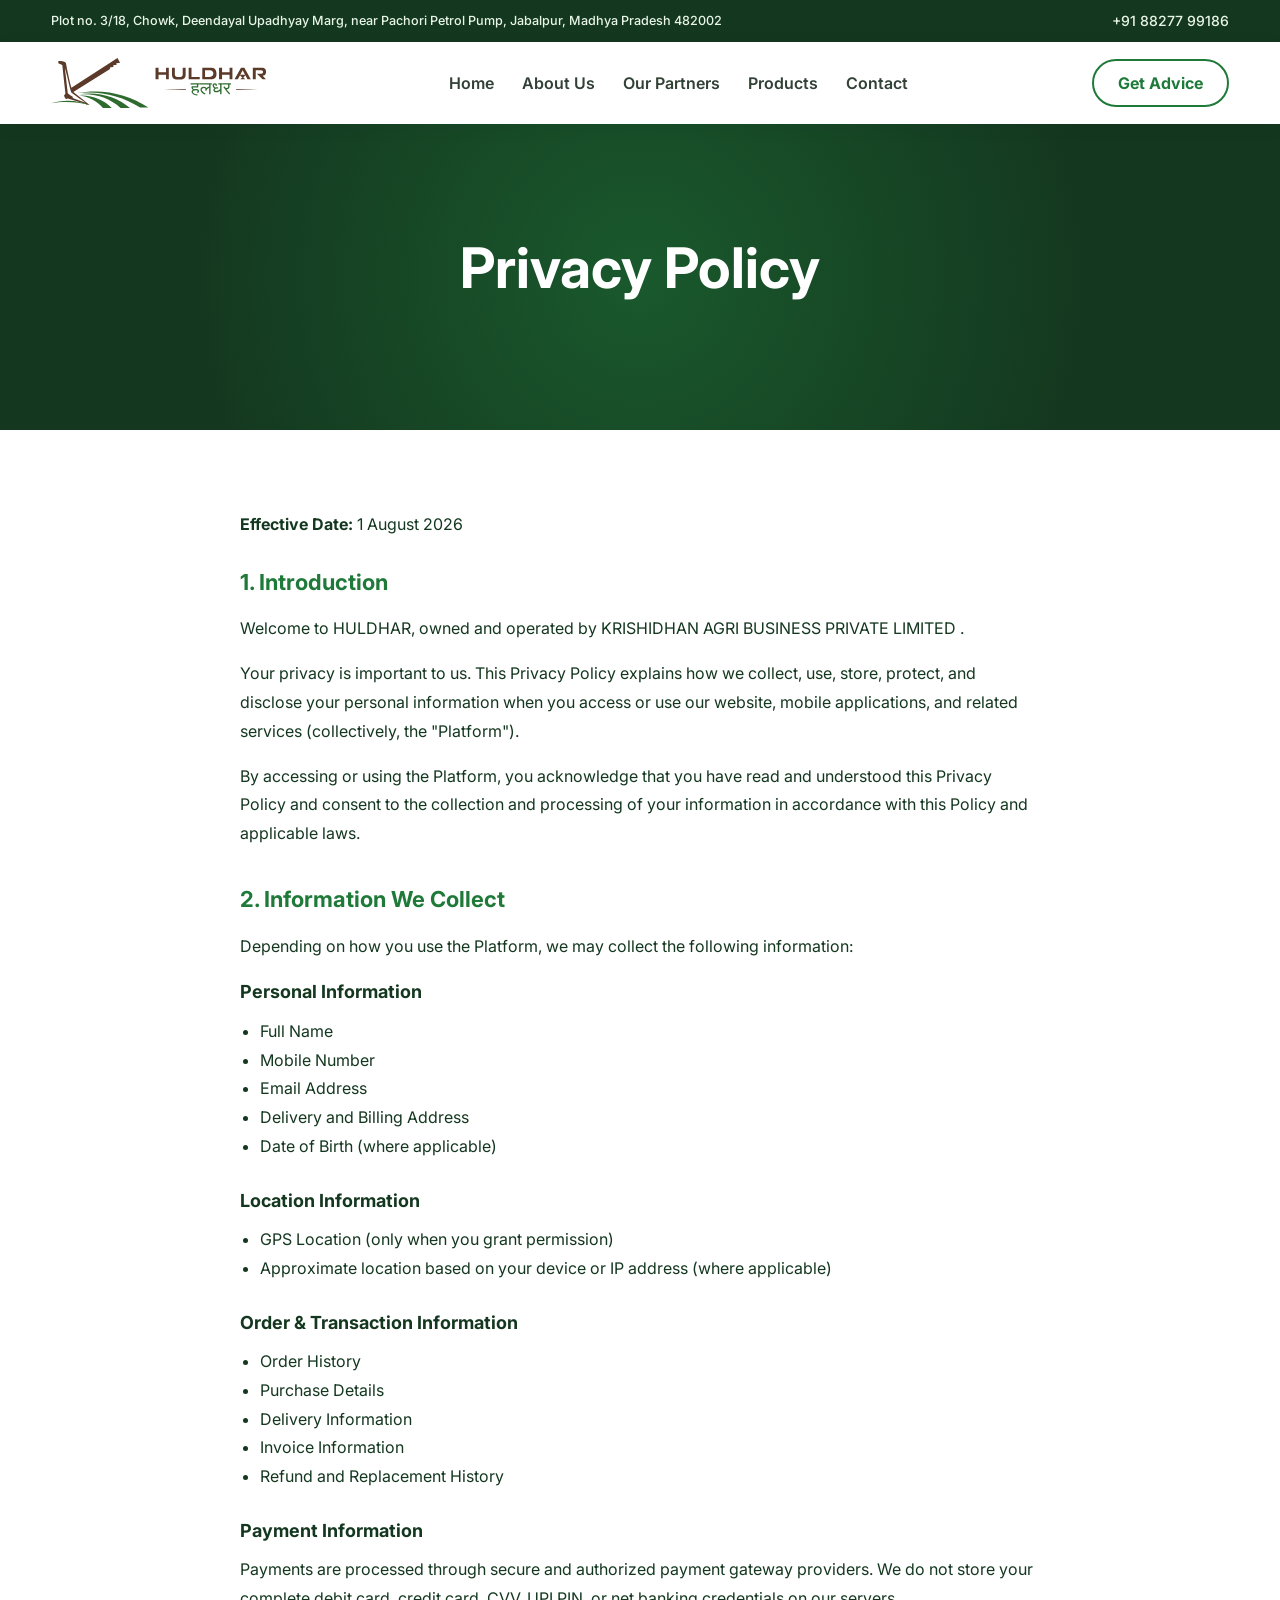
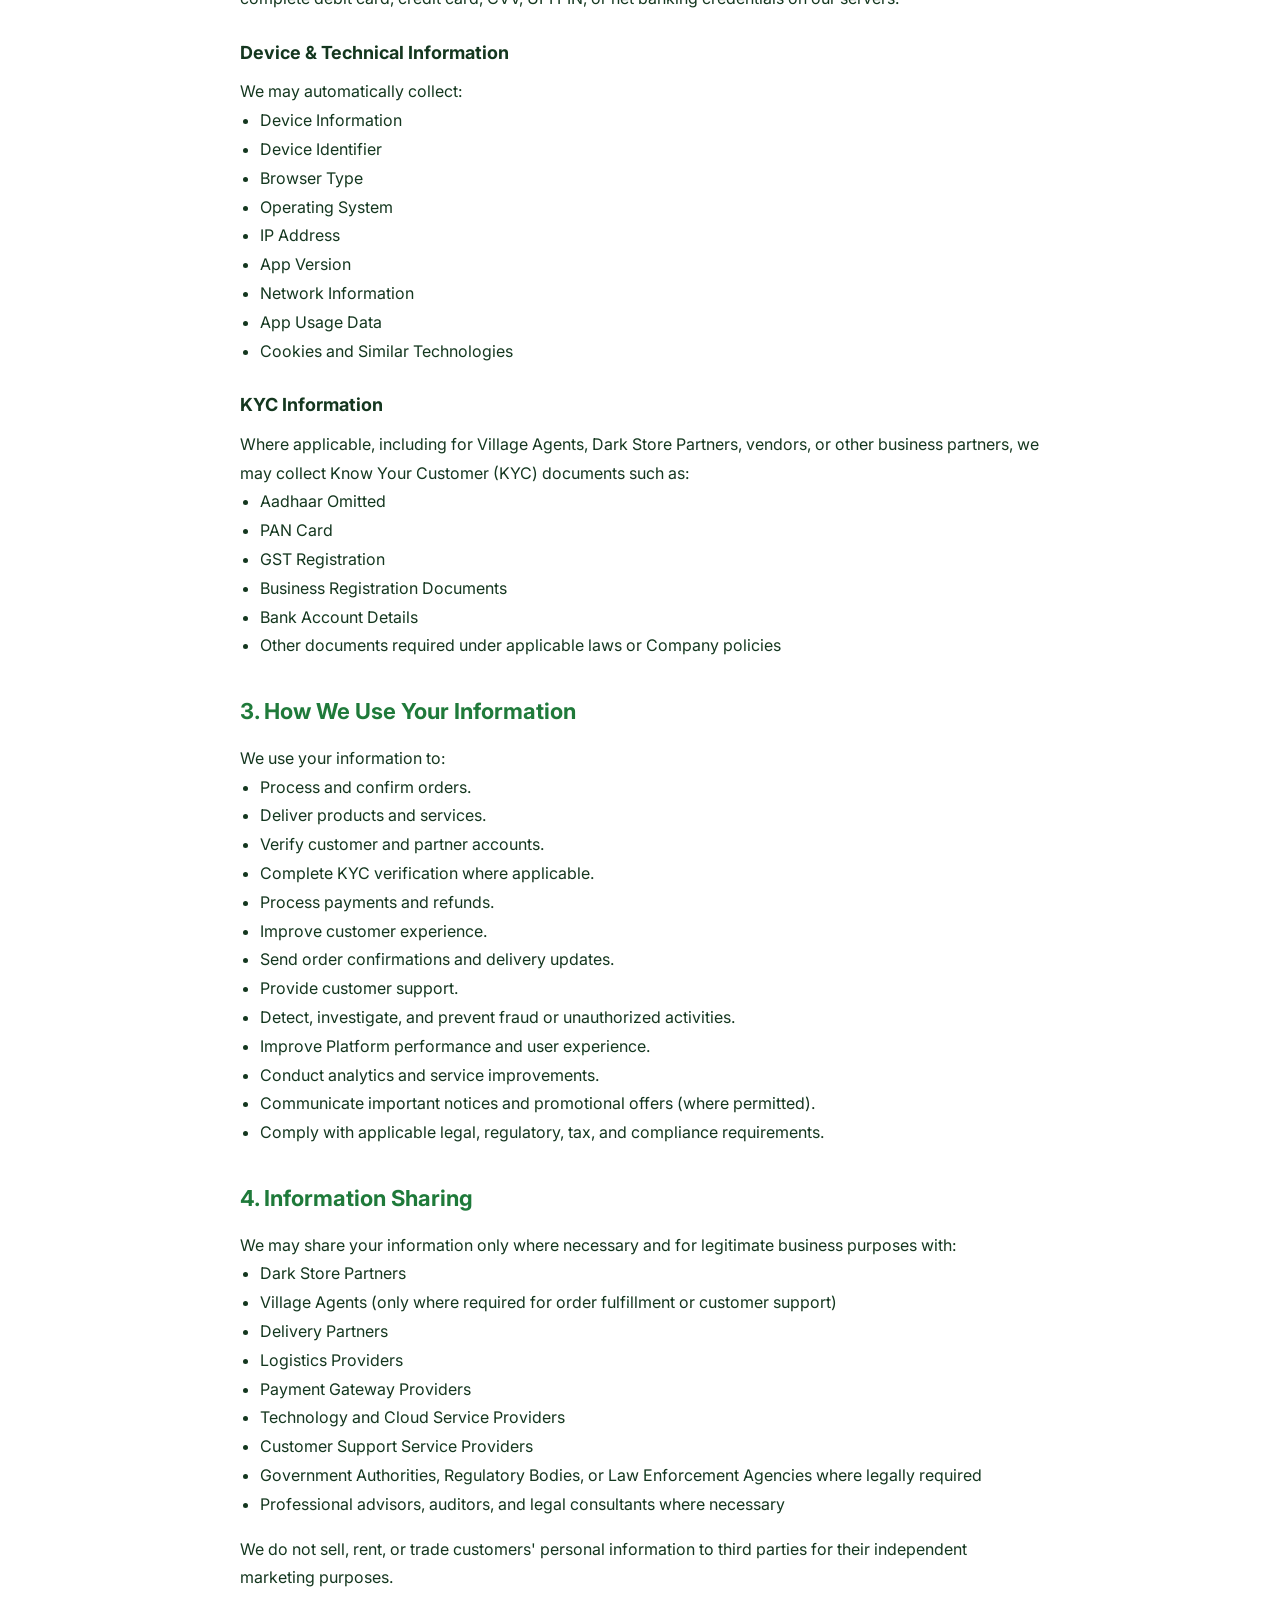
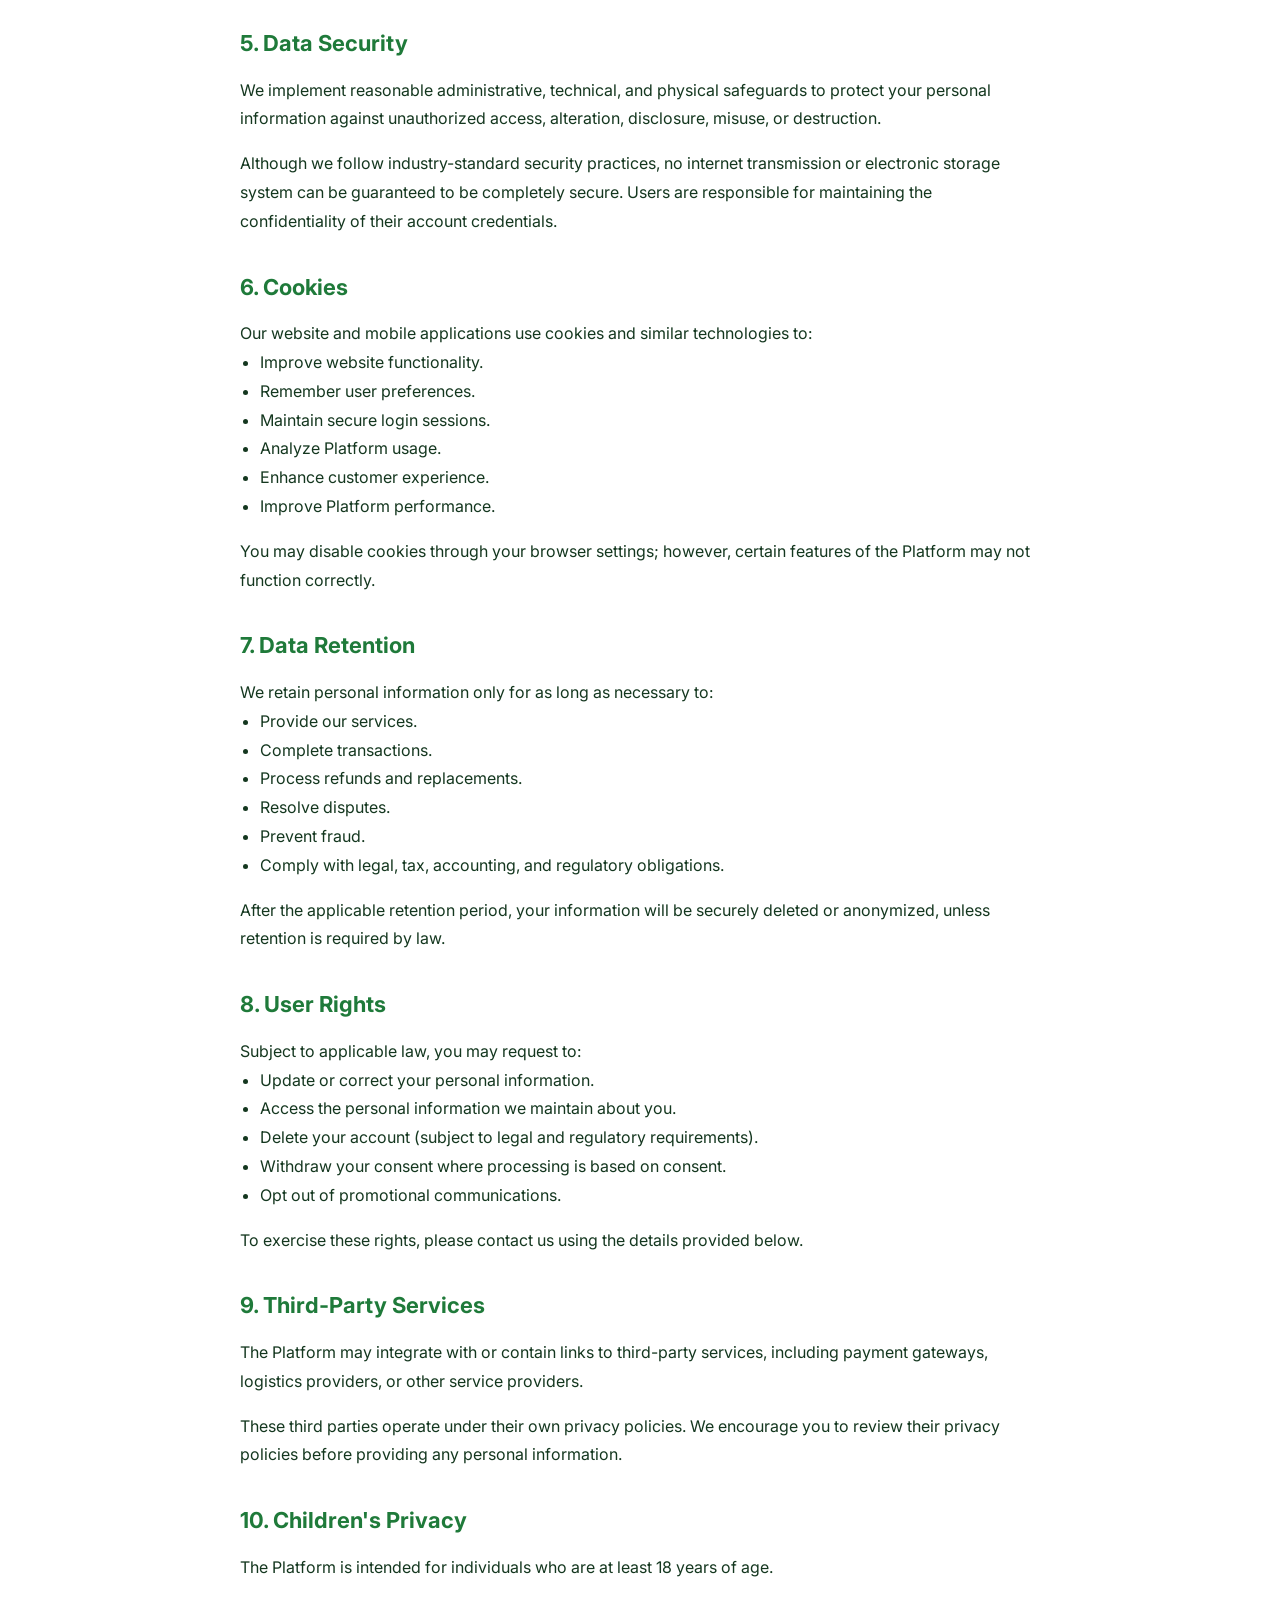
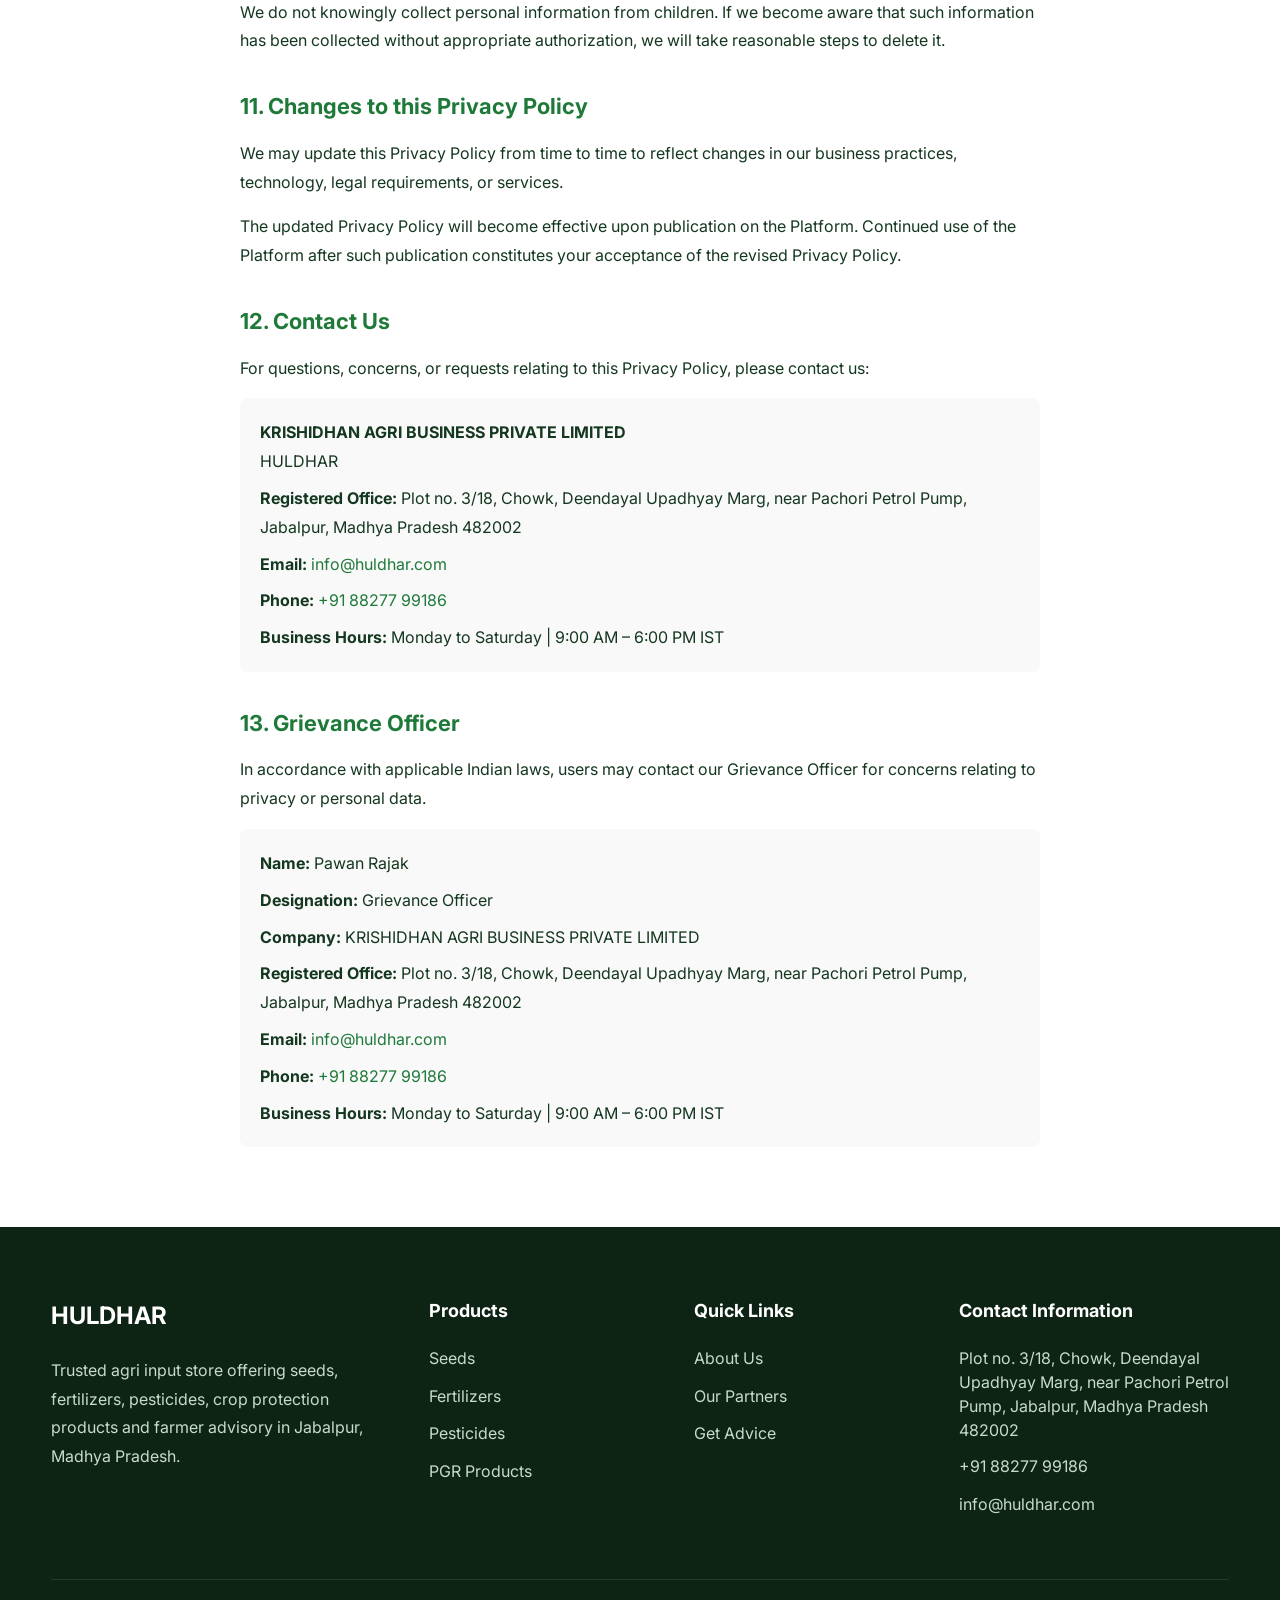
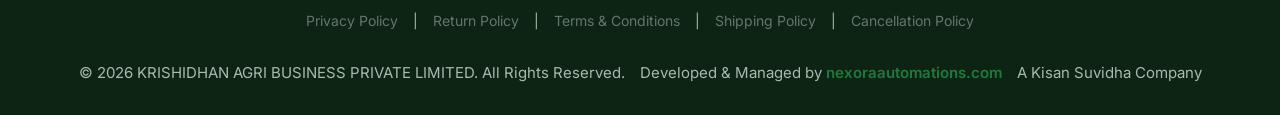
<file: privacy-policy.html>
<!DOCTYPE html>
<html lang="en">

<head>
  <meta charset="UTF-8" />
  <meta name="viewport" content="width=device-width, initial-scale=1.0" />
  <title>Privacy Policy | HULDHAR</title>
  <meta name="description" content="Privacy Policy for HULDHAR agri-input store in Jabalpur." />

  <link rel="preconnect" href="https://fonts.googleapis.com">
  <link rel="preconnect" href="https://fonts.gstatic.com" crossorigin>
  <link href="https://fonts.googleapis.com/css2?family=Inter:wght@400;500;600;700;800;900&display=swap" rel="stylesheet">
  <link rel="stylesheet" href="css/styles.css">
  <link rel="icon" href="images/favicon.png" type="image/png">
</head>

<body>
  <!-- Topbar -->
  <div class="topbar">
    <div class="container topbar-container">
      <span class="topbar-address"><a href="https://maps.app.goo.gl/yAD4jvV2ftftcKU56" target="_blank">Plot no. 3/18, Chowk, Deendayal Upadhyay Marg, near Pachori Petrol Pump, Jabalpur, Madhya Pradesh 482002</a></span>
      <span class="topbar-contact">
        <a href="tel:+918827799186">+91 88277 99186</a>
      </span>
    </div>
  </div>

  <!-- Header -->
  <header>
    <div class="container">
      <nav>
        <a class="logo" href="index.html">
          <img src="images/haldhar-logo.svg" alt="HULDHAR Logo" onerror="this.outerHTML='<span class=\'logo-mark\'>H</span> HULDHAR'">
        </a>
        <div class="menu">
          <a href="index.html">Home</a>
          <a href="about.html">About Us</a>
          <a href="partners.html">Our Partners</a>
          <a href="products.html">Products</a>
          <a href="contact.html">Contact</a>
        </div>
        <div class="nav-right">
          <a href="contact.html" class="btn btn-outline">Get Advice</a>
        </div>
        <button class="hamburger" aria-label="Toggle menu">☰</button>
      </nav>
    </div>
  </header>

  <main>
    <!-- Page Header -->
    <div class="page-header">
      <div class="container">
        <h1>Privacy Policy</h1>
      </div>
    </div>

    <!-- Policy Content Section -->
    <section>
      <div class="container" style="max-width: 800px; margin: 0 auto; line-height: 1.8; color: var(--dark);">
        
        <p style="margin-bottom: 24px;"><strong>Effective Date:</strong> 1 August 2026</p>
        
        <h2 style="font-size: 22px; margin-bottom: 12px; color: var(--green);">1. Introduction</h2>
        <p style="margin-bottom: 16px;">Welcome to HULDHAR, owned and operated by KRISHIDHAN AGRI BUSINESS PRIVATE LIMITED .</p>
        <p style="margin-bottom: 16px;">Your privacy is important to us. This Privacy Policy explains how we collect, use, store, protect, and disclose your personal information when you access or use our website, mobile applications, and related services (collectively, the "Platform").</p>
        <p style="margin-bottom: 32px;">By accessing or using the Platform, you acknowledge that you have read and understood this Privacy Policy and consent to the collection and processing of your information in accordance with this Policy and applicable laws.</p>

        <h2 style="font-size: 22px; margin-bottom: 12px; color: var(--green);">2. Information We Collect</h2>
        <p style="margin-bottom: 16px;">Depending on how you use the Platform, we may collect the following information:</p>

        <h3 style="font-size: 18px; margin-bottom: 8px;">Personal Information</h3>
        <ul style="margin-bottom: 24px; padding-left: 20px;">
          <li>Full Name</li>
          <li>Mobile Number</li>
          <li>Email Address</li>
          <li>Delivery and Billing Address</li>
          <li>Date of Birth (where applicable)</li>
        </ul>

        <h3 style="font-size: 18px; margin-bottom: 8px;">Location Information</h3>
        <ul style="margin-bottom: 24px; padding-left: 20px;">
          <li>GPS Location (only when you grant permission)</li>
          <li>Approximate location based on your device or IP address (where applicable)</li>
        </ul>

        <h3 style="font-size: 18px; margin-bottom: 8px;">Order & Transaction Information</h3>
        <ul style="margin-bottom: 24px; padding-left: 20px;">
          <li>Order History</li>
          <li>Purchase Details</li>
          <li>Delivery Information</li>
          <li>Invoice Information</li>
          <li>Refund and Replacement History</li>
        </ul>

        <h3 style="font-size: 18px; margin-bottom: 8px;">Payment Information</h3>
        <p style="margin-bottom: 24px;">Payments are processed through secure and authorized payment gateway providers. We do not store your complete debit card, credit card, CVV, UPI PIN, or net banking credentials on our servers.</p>

        <h3 style="font-size: 18px; margin-bottom: 8px;">Device & Technical Information</h3>
        <p>We may automatically collect:</p>
        <ul style="margin-bottom: 24px; padding-left: 20px;">
          <li>Device Information</li>
          <li>Device Identifier</li>
          <li>Browser Type</li>
          <li>Operating System</li>
          <li>IP Address</li>
          <li>App Version</li>
          <li>Network Information</li>
          <li>App Usage Data</li>
          <li>Cookies and Similar Technologies</li>
        </ul>

        <h3 style="font-size: 18px; margin-bottom: 8px;">KYC Information</h3>
        <p>Where applicable, including for Village Agents, Dark Store Partners, vendors, or other business partners, we may collect Know Your Customer (KYC) documents such as:</p>
        <ul style="margin-bottom: 32px; padding-left: 20px;">
          <li>Aadhaar Omitted</li>
          <li>PAN Card</li>
          <li>GST Registration</li>
          <li>Business Registration Documents</li>
          <li>Bank Account Details</li>
          <li>Other documents required under applicable laws or Company policies</li>
        </ul>

        <h2 style="font-size: 22px; margin-bottom: 12px; color: var(--green);">3. How We Use Your Information</h2>
        <p>We use your information to:</p>
        <ul style="margin-bottom: 32px; padding-left: 20px;">
          <li>Process and confirm orders.</li>
          <li>Deliver products and services.</li>
          <li>Verify customer and partner accounts.</li>
          <li>Complete KYC verification where applicable.</li>
          <li>Process payments and refunds.</li>
          <li>Improve customer experience.</li>
          <li>Send order confirmations and delivery updates.</li>
          <li>Provide customer support.</li>
          <li>Detect, investigate, and prevent fraud or unauthorized activities.</li>
          <li>Improve Platform performance and user experience.</li>
          <li>Conduct analytics and service improvements.</li>
          <li>Communicate important notices and promotional offers (where permitted).</li>
          <li>Comply with applicable legal, regulatory, tax, and compliance requirements.</li>
        </ul>

        <h2 style="font-size: 22px; margin-bottom: 12px; color: var(--green);">4. Information Sharing</h2>
        <p>We may share your information only where necessary and for legitimate business purposes with:</p>
        <ul style="margin-bottom: 16px; padding-left: 20px;">
          <li>Dark Store Partners</li>
          <li>Village Agents (only where required for order fulfillment or customer support)</li>
          <li>Delivery Partners</li>
          <li>Logistics Providers</li>
          <li>Payment Gateway Providers</li>
          <li>Technology and Cloud Service Providers</li>
          <li>Customer Support Service Providers</li>
          <li>Government Authorities, Regulatory Bodies, or Law Enforcement Agencies where legally required</li>
          <li>Professional advisors, auditors, and legal consultants where necessary</li>
        </ul>
        <p style="margin-bottom: 32px;">We do not sell, rent, or trade customers' personal information to third parties for their independent marketing purposes.</p>

        <h2 style="font-size: 22px; margin-bottom: 12px; color: var(--green);">5. Data Security</h2>
        <p style="margin-bottom: 16px;">We implement reasonable administrative, technical, and physical safeguards to protect your personal information against unauthorized access, alteration, disclosure, misuse, or destruction.</p>
        <p style="margin-bottom: 32px;">Although we follow industry-standard security practices, no internet transmission or electronic storage system can be guaranteed to be completely secure. Users are responsible for maintaining the confidentiality of their account credentials.</p>

        <h2 style="font-size: 22px; margin-bottom: 12px; color: var(--green);">6. Cookies</h2>
        <p>Our website and mobile applications use cookies and similar technologies to:</p>
        <ul style="margin-bottom: 16px; padding-left: 20px;">
          <li>Improve website functionality.</li>
          <li>Remember user preferences.</li>
          <li>Maintain secure login sessions.</li>
          <li>Analyze Platform usage.</li>
          <li>Enhance customer experience.</li>
          <li>Improve Platform performance.</li>
        </ul>
        <p style="margin-bottom: 32px;">You may disable cookies through your browser settings; however, certain features of the Platform may not function correctly.</p>

        <h2 style="font-size: 22px; margin-bottom: 12px; color: var(--green);">7. Data Retention</h2>
        <p>We retain personal information only for as long as necessary to:</p>
        <ul style="margin-bottom: 16px; padding-left: 20px;">
          <li>Provide our services.</li>
          <li>Complete transactions.</li>
          <li>Process refunds and replacements.</li>
          <li>Resolve disputes.</li>
          <li>Prevent fraud.</li>
          <li>Comply with legal, tax, accounting, and regulatory obligations.</li>
        </ul>
        <p style="margin-bottom: 32px;">After the applicable retention period, your information will be securely deleted or anonymized, unless retention is required by law.</p>

        <h2 style="font-size: 22px; margin-bottom: 12px; color: var(--green);">8. User Rights</h2>
        <p>Subject to applicable law, you may request to:</p>
        <ul style="margin-bottom: 16px; padding-left: 20px;">
          <li>Update or correct your personal information.</li>
          <li>Access the personal information we maintain about you.</li>
          <li>Delete your account (subject to legal and regulatory requirements).</li>
          <li>Withdraw your consent where processing is based on consent.</li>
          <li>Opt out of promotional communications.</li>
        </ul>
        <p style="margin-bottom: 32px;">To exercise these rights, please contact us using the details provided below.</p>

        <h2 style="font-size: 22px; margin-bottom: 12px; color: var(--green);">9. Third-Party Services</h2>
        <p style="margin-bottom: 16px;">The Platform may integrate with or contain links to third-party services, including payment gateways, logistics providers, or other service providers.</p>
        <p style="margin-bottom: 32px;">These third parties operate under their own privacy policies. We encourage you to review their privacy policies before providing any personal information.</p>

        <h2 style="font-size: 22px; margin-bottom: 12px; color: var(--green);">10. Children's Privacy</h2>
        <p style="margin-bottom: 16px;">The Platform is intended for individuals who are at least 18 years of age.</p>
        <p style="margin-bottom: 32px;">We do not knowingly collect personal information from children. If we become aware that such information has been collected without appropriate authorization, we will take reasonable steps to delete it.</p>

        <h2 style="font-size: 22px; margin-bottom: 12px; color: var(--green);">11. Changes to this Privacy Policy</h2>
        <p style="margin-bottom: 16px;">We may update this Privacy Policy from time to time to reflect changes in our business practices, technology, legal requirements, or services.</p>
        <p style="margin-bottom: 32px;">The updated Privacy Policy will become effective upon publication on the Platform. Continued use of the Platform after such publication constitutes your acceptance of the revised Privacy Policy.</p>

        <h2 style="font-size: 22px; margin-bottom: 12px; color: var(--green);">12. Contact Us</h2>
        <p>For questions, concerns, or requests relating to this Privacy Policy, please contact us:</p>
        <div style="background: #f9f9f9; padding: 20px; border-radius: 8px; margin-top: 16px; margin-bottom: 32px;">
          <p style="margin-bottom: 8px;"><strong>KRISHIDHAN AGRI BUSINESS PRIVATE LIMITED</strong><br>HULDHAR</p>
          <p style="margin-bottom: 8px;"><strong>Registered Office:</strong> Plot no. 3/18, Chowk, Deendayal Upadhyay Marg, near Pachori Petrol Pump, Jabalpur, Madhya Pradesh 482002</p>
          <p style="margin-bottom: 8px;"><strong>Email:</strong> <a href="mailto:info@huldhar.com" style="color: var(--green);">info@huldhar.com</a></p>
          <p style="margin-bottom: 8px;"><strong>Phone:</strong> <a href="tel:+918827799186" style="color: var(--green);">+91 88277 99186</a></p>
          <p><strong>Business Hours:</strong> Monday to Saturday | 9:00 AM – 6:00 PM IST</p>
        </div>

        <h2 style="font-size: 22px; margin-bottom: 12px; color: var(--green);">13. Grievance Officer</h2>
        <p>In accordance with applicable Indian laws, users may contact our Grievance Officer for concerns relating to privacy or personal data.</p>
        <div style="background: #f9f9f9; padding: 20px; border-radius: 8px; margin-top: 16px;">
          <p style="margin-bottom: 8px;"><strong>Name:</strong> Pawan Rajak</p>
          <p style="margin-bottom: 8px;"><strong>Designation:</strong> Grievance Officer</p>
          <p style="margin-bottom: 8px;"><strong>Company:</strong> KRISHIDHAN AGRI BUSINESS PRIVATE LIMITED</p>
          <p style="margin-bottom: 8px;"><strong>Registered Office:</strong> Plot no. 3/18, Chowk, Deendayal Upadhyay Marg, near Pachori Petrol Pump, Jabalpur, Madhya Pradesh 482002</p>
          <p style="margin-bottom: 8px;"><strong>Email:</strong> <a href="mailto:info@huldhar.com" style="color: var(--green);">info@huldhar.com</a></p>
          <p style="margin-bottom: 8px;"><strong>Phone:</strong> <a href="tel:+918827799186" style="color: var(--green);">+91 88277 99186</a></p>
          <p><strong>Business Hours:</strong> Monday to Saturday | 9:00 AM – 6:00 PM IST</p>
        </div>

      </div>
    </section>
  </main>

  <!-- Footer -->
  <footer>
    <div class="container">
      <div class="footer-grid">
        <div>
          <h3>HULDHAR</h3>
          <p>Trusted agri input store offering seeds, fertilizers, pesticides, crop protection products and farmer advisory in Jabalpur, Madhya Pradesh.</p>
        </div>
        <div>
          <h4>Products</h4>
          <ul>
            <li><a href="products.html">Seeds</a></li>
            <li><a href="products.html">Fertilizers</a></li>
            <li><a href="products.html">Pesticides</a></li>
            <li><a href="products.html">PGR Products</a></li>
          </ul>
        </div>
        <div>
          <h4>Quick Links</h4>
          <ul>
            <li><a href="about.html">About Us</a></li>
            <li><a href="partners.html">Our Partners</a></li>
            <li><a href="contact.html">Get Advice</a></li>
          </ul>
        </div>
        <div>
          <h4>Contact Information</h4>
          <ul class="footer-contact">
            <li style="margin-bottom: 12px; line-height: 1.5;"><a href="https://maps.app.goo.gl/yAD4jvV2ftftcKU56" target="_blank">Plot no. 3/18, Chowk, Deendayal Upadhyay Marg, near Pachori Petrol Pump, Jabalpur, Madhya Pradesh 482002</a></li>
            <li class="footer-numbers">
              <a href="tel:+918827799186">+91 88277 99186</a>
            </li>
            <li><a href="mailto:info@huldhar.com">info@huldhar.com</a></li>
          </ul>
        </div>
      </div>
      
      <!-- Universal Footer Bottom -->
      <div class="copy" style="flex-direction: column; text-align: center;">
        <div class="legal-links" style="display: flex; gap: 15px; flex-wrap: wrap; justify-content: center; margin-bottom: 12px; font-size: 14px;">
          <a href="privacy-policy.html" style="color: var(--muted); text-decoration: none;">Privacy Policy</a> | 
          <a href="return-policy.html" style="color: var(--muted); text-decoration: none;">Return Policy</a> | 
          <a href="terms-conditions.html" style="color: var(--muted); text-decoration: none;">Terms & Conditions</a> | 
          <a href="shipping-policy.html" style="color: var(--muted); text-decoration: none;">Shipping Policy</a> | 
          <a href="Cancellation-Policy.html" style="color: var(--muted); text-decoration: none;">Cancellation Policy</a>
        </div>
        <div style="display: flex; gap: 15px; flex-wrap: wrap; justify-content: center;">
          <span>© 2026 KRISHIDHAN AGRI BUSINESS PRIVATE LIMITED. All Rights Reserved.</span>
          <span>Developed & Managed by <a href="https://www.nexoraautomations.com/" target="_blank" rel="noopener noreferrer" style="color: var(--green); font-weight: 600;">nexoraautomations.com</a></span>
          <span>A Kisan Suvidha Company</span>
        </div>
      </div>
    </div>
  </footer>

  <script src="js/main.js"></script>
</body>
</html>
</file>
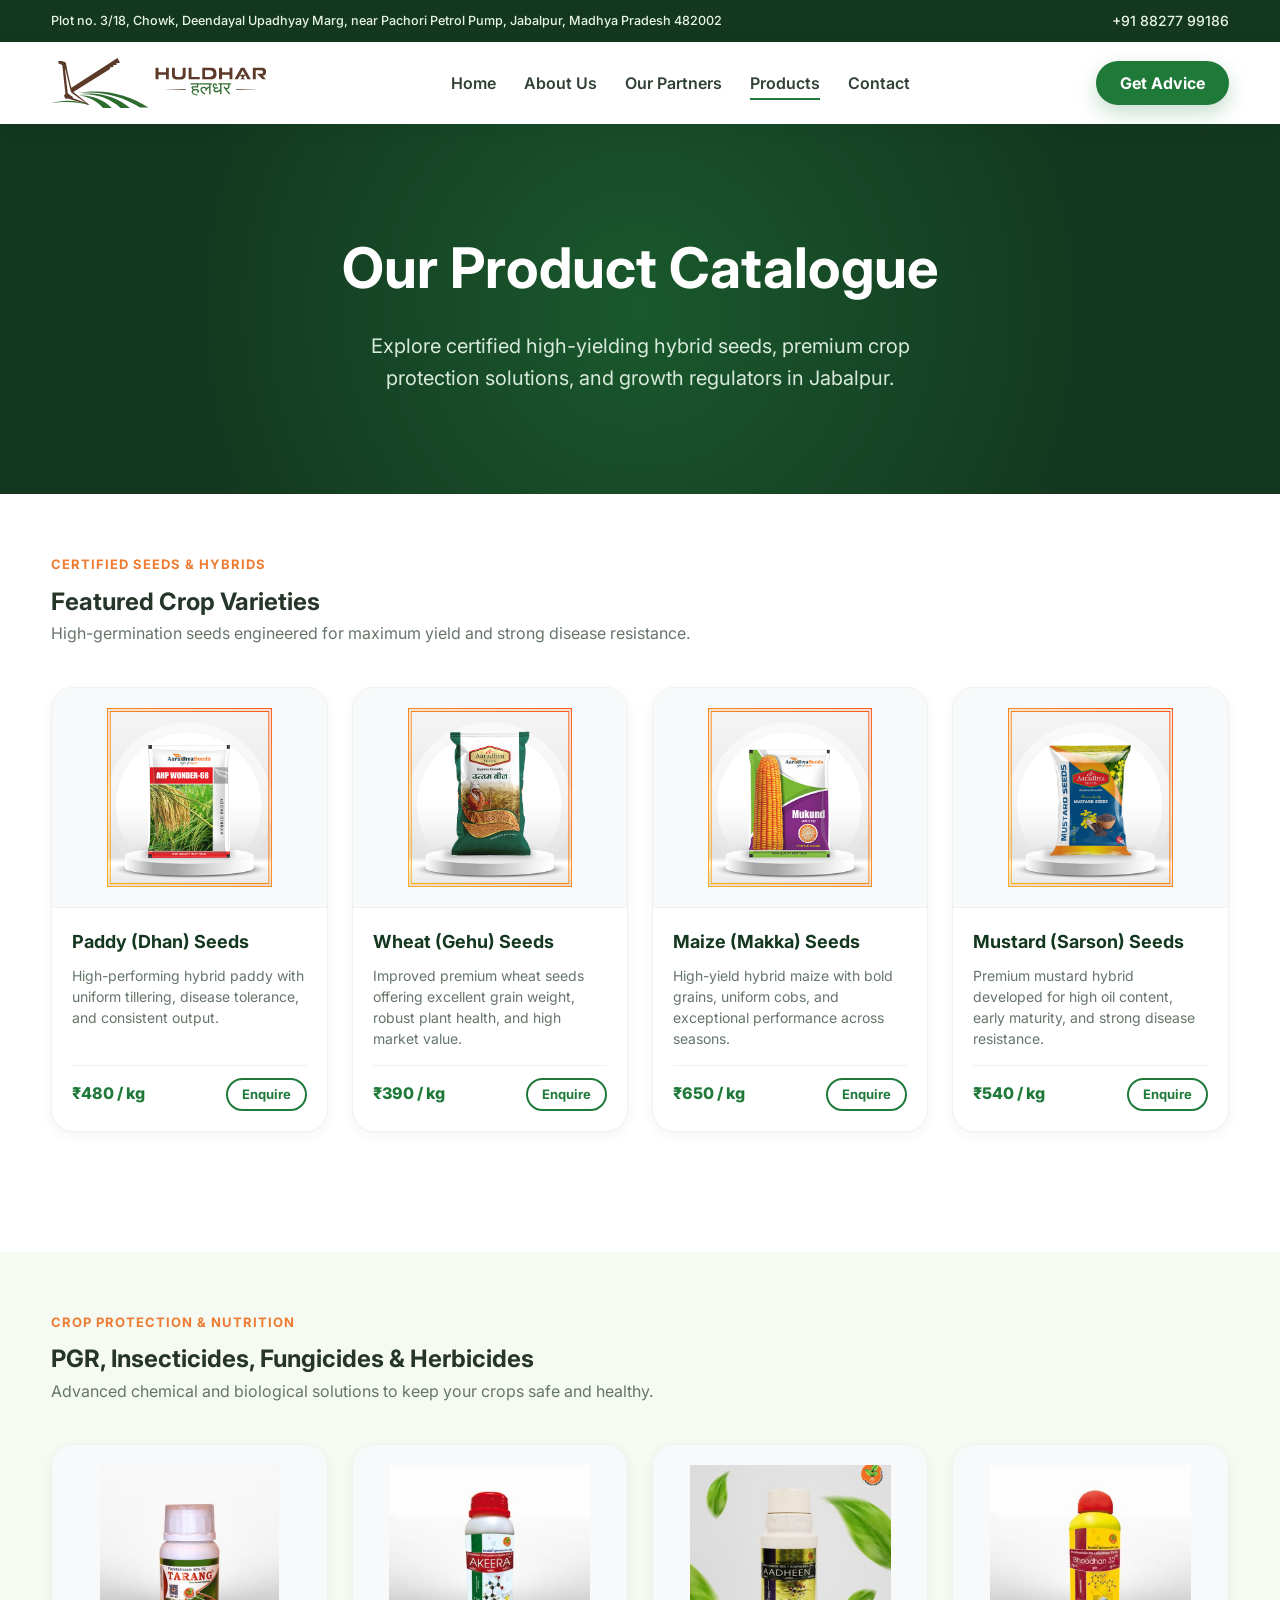
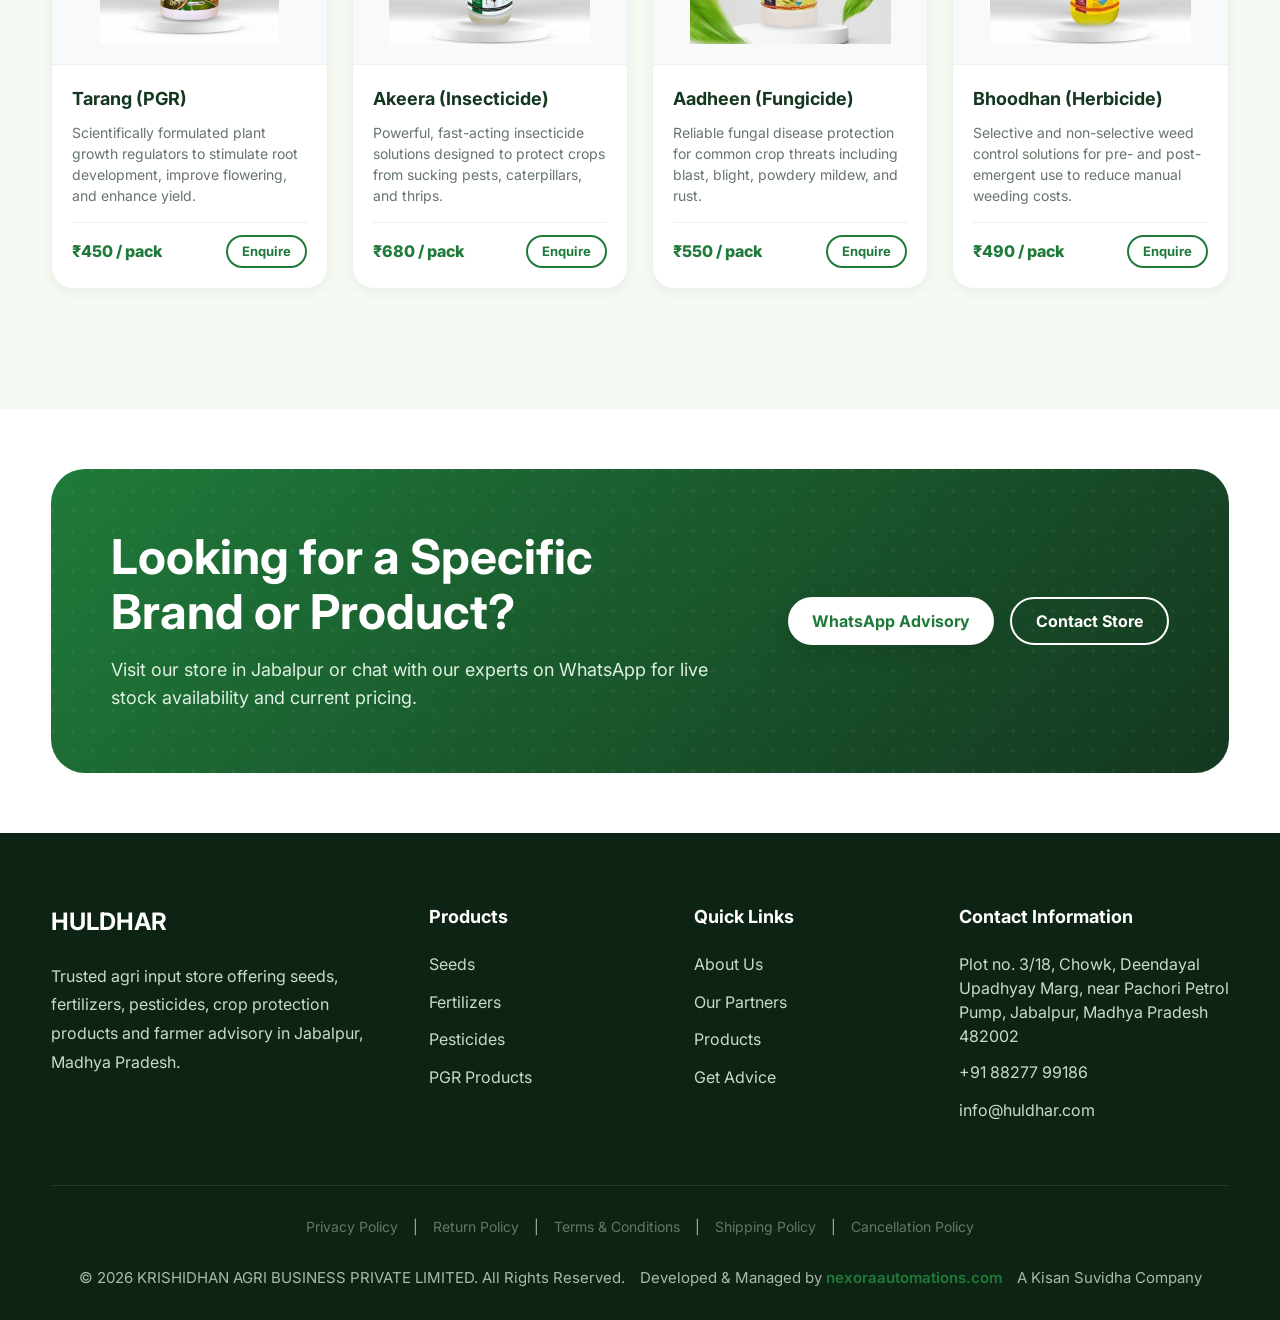
<file: products.html>
<!DOCTYPE html>
<html lang="en">

<head>
  <meta charset="UTF-8" />
  <meta name="viewport" content="width=device-width, initial-scale=1.0" />
  <title>Products & Varieties | HULDHAR</title>
  <meta name="description"
    content="Explore certified high-yielding seeds, fertilizers, pesticides, and crop protection products at HULDHAR Jabalpur." />
  <meta name="keywords"
    content="agri inputs Jabalpur, seeds store, fertilizers, pesticides, paddy seeds, wheat seeds, crop protection" />

  <!-- Open Graph / Facebook -->
  <meta property="og:type" content="website">
  <meta property="og:url" content="https://HULDHAR.com/products.html">
  <meta property="og:title" content="Products & Varieties | HULDHAR">
  <meta property="og:description"
    content="Explore certified high-yielding seeds, fertilizers, pesticides, and crop protection products at HULDHAR Jabalpur.">
  <meta property="og:image" content="https://HULDHAR.com/images/og-image.jpg">

  <!-- Twitter -->
  <meta property="twitter:card" content="summary_large_image">
  <meta property="twitter:url" content="https://HULDHAR.com/products.html">
  <meta property="twitter:title" content="Products & Varieties | HULDHAR">
  <meta property="twitter:description"
    content="Explore certified high-yielding seeds, fertilizers, pesticides, and crop protection products at HULDHAR Jabalpur.">
  <meta property="twitter:image" content="https://HULDHAR.com/images/og-image.jpg">

  <link rel="preconnect" href="https://fonts.googleapis.com">
  <link rel="preconnect" href="https://fonts.gstatic.com" crossorigin>
  <link href="https://fonts.googleapis.com/css2?family=Inter:wght@400;500;600;700;800;900&display=swap"
    rel="stylesheet">
  <link rel="stylesheet" href="css/styles.css">

  <link rel="canonical" href="https://HULDHAR.com/products.html" />
  <link rel="icon" href="images/favicon.png" type="image/png">

  <style>
    /* Products Grid Styles */
    .product-showcase-grid {
      display: grid;
      grid-template-columns: repeat(auto-fill, minmax(260px, 1fr));
      gap: 24px;
      margin-top: 40px;
      margin-bottom: 60px;
    }
    .prod-card {
      background: var(--white);
      border: 1.5px solid var(--border);
      border-radius: var(--radius);
      overflow: hidden;
      box-shadow: var(--shadow-sm);
      transition: var(--transition);
      display: flex;
      flex-direction: column;
      justify-content: space-between;
    }
    .prod-card:hover {
      transform: translateY(-5px);
      box-shadow: var(--shadow);
      border-color: var(--green);
    }
    .prod-img-box {
      width: 100%;
      height: 220px;
      background: #f8f9fa;
      overflow: hidden;
      position: relative;
      display: flex;
      align-items: center;
      justify-content: center;
      padding: 20px;
      border-bottom: 1px solid var(--border);
    }
    .prod-img-box img {
      max-width: 100%;
      max-height: 100%;
      object-fit: contain;
      transition: transform 0.4s ease;
    }
    .prod-card:hover .prod-img-box img {
      transform: scale(1.06);
    }
    .prod-content {
      padding: 20px;
      flex-grow: 1;
      display: flex;
      flex-direction: column;
      justify-content: space-between;
    }
    .prod-title {
      font-size: 18px;
      font-weight: 700;
      color: var(--dark);
      margin-bottom: 8px;
    }
    .prod-desc {
      font-size: 14px;
      color: var(--muted);
      line-height: 1.5;
      margin-bottom: 16px;
    }
    .prod-footer {
      display: flex;
      align-items: center;
      justify-content: space-between;
      border-top: 1px solid var(--border);
      padding-top: 12px;
      margin-top: auto;
    }
    .prod-price {
      font-size: 16px;
      font-weight: 800;
      color: var(--green);
    }
    .section-title-badge {
      font-size: 13px;
      font-weight: 700;
      text-transform: uppercase;
      letter-spacing: 1px;
      color: var(--orange);
      margin-bottom: 8px;
      display: block;
    }
  </style>
</head>

<body>
  <!-- Topbar -->
  <div class="topbar">
    <div class="container topbar-container">
      <span class="topbar-address"><a href="https://maps.app.goo.gl/yAD4jvV2ftftcKU56" target="_blank">Plot no. 3/18, Chowk, Deendayal Upadhyay Marg, near Pachori Petrol Pump, Jabalpur, Madhya Pradesh 482002</a></span>
      <span class="topbar-contact">
        <a href="tel:+918827799186">+91 88277 99186</a>
      </span>
    </div>
  </div>

  <!-- Header -->
  <header>
    <div class="container">
      <nav>
        <a class="logo" href="index.html">
          <img src="images/haldhar-logo.svg" alt="HULDHAR Logo" style="height: 50px; width: auto;"
            onerror="this.outerHTML='<span class=\'logo-mark\'>H</span> HULDHAR'">
        </a>
        <div class="menu">
          <a href="index.html">Home</a>
          <a href="about.html">About Us</a>
          <a href="partners.html">Our Partners</a>
          <a href="products.html" class="active">Products</a>
          <a href="contact.html">Contact</a>
        </div>
        <div class="nav-right">
          <a href="contact.html" class="btn btn-primary">Get Advice</a>
        </div>
        <button class="hamburger" aria-label="Toggle menu">☰</button>
      </nav>
    </div>
  </header>

  <main>
    <!-- Page Header -->
    <div class="page-header">
      <div class="container">
        <h1>Our Product Catalogue</h1>
        <p>Explore certified high-yielding hybrid seeds, premium crop protection solutions, and growth regulators in Jabalpur.</p>
      </div>
    </div>

    <!-- Section 1: Premium Field Crop Seeds -->
    <section style="padding: 60px 0;">
      <div class="container">
        <span class="section-title-badge">Certified Seeds & Hybrids</span>
        <h2>Featured Crop Varieties</h2>
        <p style="color: var(--muted); margin-bottom: 20px;">High-germination seeds engineered for maximum yield and strong disease resistance.</p>
        
        <div class="product-showcase-grid">
          <!-- Item 1: Paddy -->
          <div class="prod-card">
            <div class="prod-img-box">
              <img src="images/paddy.png" alt="Paddy Seeds" onerror="this.src='images/placeholder-feat-seeds.jpg'">
            </div>
            <div class="prod-content">
              <div>
                <h3 class="prod-title">Paddy (Dhan) Seeds</h3>
                <p class="prod-desc">High-performing hybrid paddy with uniform tillering, disease tolerance, and consistent output.</p>
              </div>
              <div class="prod-footer">
                <span class="prod-price">₹480 / kg</span>
                <a href="https://wa.me/918827799186?text=I%20want%20to%20know%20more%20about%20Paddy%20Seeds" target="_blank" class="btn btn-outline" style="padding: 8px 14px; font-size: 13px;">Enquire</a>
              </div>
            </div>
          </div>

          <!-- Item 2: Wheat -->
          <div class="prod-card">
            <div class="prod-img-box">
              <img src="images/wheat.png" alt="Wheat Seeds" onerror="this.src='images/placeholder-feat-disease.jpg'">
            </div>
            <div class="prod-content">
              <div>
                <h3 class="prod-title">Wheat (Gehu) Seeds</h3>
                <p class="prod-desc">Improved premium wheat seeds offering excellent grain weight, robust plant health, and high market value.</p>
              </div>
              <div class="prod-footer">
                <span class="prod-price">₹390 / kg</span>
                <a href="https://wa.me/918827799186?text=I%20want%20to%20know%20more%20about%20Wheat%20Seeds" target="_blank" class="btn btn-outline" style="padding: 8px 14px; font-size: 13px;">Enquire</a>
              </div>
            </div>
          </div>

          <!-- Item 3: Maize -->
          <div class="prod-card">
            <div class="prod-img-box">
              <img src="images/maize.png" alt="Maize Seeds" onerror="this.src='images/placeholder-feat-nutrition.jpg'">
            </div>
            <div class="prod-content">
              <div>
                <h3 class="prod-title">Maize (Makka) Seeds</h3>
                <p class="prod-desc">High-yield hybrid maize with bold grains, uniform cobs, and exceptional performance across seasons.</p>
              </div>
              <div class="prod-footer">
                <span class="prod-price">₹650 / kg</span>
                <a href="https://wa.me/918827799186?text=I%20want%20to%20know%20more%20about%20Maize%20Seeds" target="_blank" class="btn btn-outline" style="padding: 8px 14px; font-size: 13px;">Enquire</a>
              </div>
            </div>
          </div>

          <!-- Item 4: Mustard -->
          <div class="prod-card">
            <div class="prod-img-box">
              <img src="images/mustard.png" alt="Mustard Seeds" onerror="this.src='images/placeholder-cat-seed.jpg'">
            </div>
            <div class="prod-content">
              <div>
                <h3 class="prod-title">Mustard (Sarson) Seeds</h3>
                <p class="prod-desc">Premium mustard hybrid developed for high oil content, early maturity, and strong disease resistance.</p>
              </div>
              <div class="prod-footer">
                <span class="prod-price">₹540 / kg</span>
                <a href="https://wa.me/918827799186?text=I%20want%20to%20know%20more%20about%20Mustard%20Seeds" target="_blank" class="btn btn-outline" style="padding: 8px 14px; font-size: 13px;">Enquire</a>
              </div>
            </div>
          </div>
        </div>
      </div>
    </section>

    <!-- Section 2: Crop Protection & Growth Regulators -->
    <section class="light" style="padding: 60px 0;">
      <div class="container">
        <span class="section-title-badge">Crop Protection & Nutrition</span>
        <h2>PGR, Insecticides, Fungicides & Herbicides</h2>
        <p style="color: var(--muted); margin-bottom: 20px;">Advanced chemical and biological solutions to keep your crops safe and healthy.</p>
        
        <div class="product-showcase-grid">
          <!-- Item 1: Tarang (PGR) -->
          <div class="prod-card">
            <div class="prod-img-box">
              <img src="images/tarang.png" alt="Tarang PGR" onerror="this.src='images/placeholder-cat-pgr.jpg'">
            </div>
            <div class="prod-content">
              <div>
                <h3 class="prod-title">Tarang (PGR)</h3>
                <p class="prod-desc">Scientifically formulated plant growth regulators to stimulate root development, improve flowering, and enhance yield.</p>
              </div>
              <div class="prod-footer">
                <span class="prod-price">₹450 / pack</span>
                <a href="https://wa.me/918827799186?text=I%20want%20to%20know%20more%20about%20Tarang%20PGR" target="_blank" class="btn btn-outline" style="padding: 8px 14px; font-size: 13px;">Enquire</a>
              </div>
            </div>
          </div>

          <!-- Item 2: Akeera (Insecticide) -->
          <div class="prod-card">
            <div class="prod-img-box">
              <img src="images/akeera.png" alt="Akeera Insecticide" onerror="this.src='images/placeholder-cat-fert.jpg'">
            </div>
            <div class="prod-content">
              <div>
                <h3 class="prod-title">Akeera (Insecticide)</h3>
                <p class="prod-desc">Powerful, fast-acting insecticide solutions designed to protect crops from sucking pests, caterpillars, and thrips.</p>
              </div>
              <div class="prod-footer">
                <span class="prod-price">₹680 / pack</span>
                <a href="https://wa.me/918827799186?text=I%20want%20to%20know%20more%20about%20Akeera%20Insecticide" target="_blank" class="btn btn-outline" style="padding: 8px 14px; font-size: 13px;">Enquire</a>
              </div>
            </div>
          </div>

          <!-- Item 3: Aadheen (Fungicide) -->
          <div class="prod-card">
            <div class="prod-img-box">
              <img src="images/aadheen.png" alt="Aadheen Fungicide" onerror="this.src='images/placeholder-feat-disease.jpg'">
            </div>
            <div class="prod-content">
              <div>
                <h3 class="prod-title">Aadheen (Fungicide)</h3>
                <p class="prod-desc">Reliable fungal disease protection for common crop threats including blast, blight, powdery mildew, and rust.</p>
              </div>
              <div class="prod-footer">
                <span class="prod-price">₹550 / pack</span>
                <a href="https://wa.me/918827799186?text=I%20want%20to%20know%20more%20about%20Aadheen%20Fungicide" target="_blank" class="btn btn-outline" style="padding: 8px 14px; font-size: 13px;">Enquire</a>
              </div>
            </div>
          </div>

          <!-- Item 4: Bhoodhan (Herbicide) -->
          <div class="prod-card">
            <div class="prod-img-box">
              <img src="images/bhoodhan32.png" alt="Bhoodhan Herbicide" onerror="this.src='images/placeholder-feat-seeds.jpg'">
            </div>
            <div class="prod-content">
              <div>
                <h3 class="prod-title">Bhoodhan (Herbicide)</h3>
                <p class="prod-desc">Selective and non-selective weed control solutions for pre- and post-emergent use to reduce manual weeding costs.</p>
              </div>
              <div class="prod-footer">
                <span class="prod-price">₹490 / pack</span>
                <a href="https://wa.me/918827799186?text=I%20want%20to%20know%20more%20about%20Bhoodhan%20Herbicide" target="_blank" class="btn btn-outline" style="padding: 8px 14px; font-size: 13px;">Enquire</a>
              </div>
            </div>
          </div>
        </div>
      </div>
    </section>

    <!-- Call to Action -->
    <section style="padding: 60px 0;">
      <div class="container">
        <div class="cta">
          <div>
            <h2>Looking for a Specific Brand or Product?</h2>
            <p>Visit our store in Jabalpur or chat with our experts on WhatsApp for live stock availability and current pricing.</p>
          </div>
          <div style="display:flex;gap:16px;flex-wrap:wrap;justify-content:flex-end;">
            <a href="https://wa.me/918827799186" target="_blank" class="btn btn-light">WhatsApp Advisory</a>
            <a href="contact.html" class="btn btn-outline" style="color: white; border-color: white;">Contact Store</a>
          </div>
        </div>
      </div>
    </section>
  </main>

  <!-- Footer -->
  <footer>
    <div class="container">
      <div class="footer-grid">
        <div>
          <h3>HULDHAR</h3>
          <p>Trusted agri input store offering seeds, fertilizers, pesticides, crop protection products and farmer advisory in Jabalpur, Madhya Pradesh.</p>
        </div>
        <div>
          <h4>Products</h4>
          <ul>
            <li><a href="products.html">Seeds</a></li>
            <li><a href="products.html">Fertilizers</a></li>
            <li><a href="products.html">Pesticides</a></li>
            <li><a href="products.html">PGR Products</a></li>
          </ul>
        </div>
        <div>
          <h4>Quick Links</h4>
          <ul>
            <li><a href="about.html">About Us</a></li>
            <li><a href="partners.html">Our Partners</a></li>
            <li><a href="products.html">Products</a></li>
            <li><a href="contact.html">Get Advice</a></li>
          </ul>
        </div>
        <div>
          <h4>Contact Information</h4>
          <ul class="footer-contact">
            <li style="margin-bottom: 12px; line-height: 1.5;"><a href="https://maps.app.goo.gl/yAD4jvV2ftftcKU56" target="_blank">Plot no. 3/18, Chowk, Deendayal Upadhyay Marg, near Pachori Petrol Pump, Jabalpur, Madhya Pradesh 482002</a></li>
            <li class="footer-numbers">
              <a href="tel:+918827799186">+91 88277 99186</a>
            </li>
            <li><a href="mailto:info@huldhar.com">info@huldhar.com</a></li>
          </ul>
        </div>
      </div>
      
      <!-- Universal Footer Bottom -->
      <div class="copy" style="flex-direction: column; text-align: center;">
        <div class="legal-links" style="display: flex; gap: 15px; flex-wrap: wrap; justify-content: center; margin-bottom: 12px; font-size: 14px;">
          <a href="privacy-policy.html" style="color: var(--muted); text-decoration: none;">Privacy Policy</a> | 
          <a href="return-policy.html" style="color: var(--muted); text-decoration: none;">Return Policy</a> | 
          <a href="terms-conditions.html" style="color: var(--muted); text-decoration: none;">Terms & Conditions</a> | 
          <a href="shipping-policy.html" style="color: var(--muted); text-decoration: none;">Shipping Policy</a> | 
          <a href="Cancellation-Policy.html" style="color: var(--muted); text-decoration: none;">Cancellation Policy</a>
        </div>
        <div style="display: flex; gap: 15px; flex-wrap: wrap; justify-content: center;">
          <span>© 2026 KRISHIDHAN AGRI BUSINESS PRIVATE LIMITED. All Rights Reserved.</span>
          <span>Developed & Managed by <a href="https://www.nexoraautomations.com/" target="_blank" rel="noopener noreferrer" style="color: var(--green); font-weight: 600;">nexoraautomations.com</a></span>
          <span>A Kisan Suvidha Company</span>
        </div>
      </div>
    </div>
  </footer>

  <!-- Scripts -->
  <script src="js/main.js"></script>
</body>

</html>
</file>
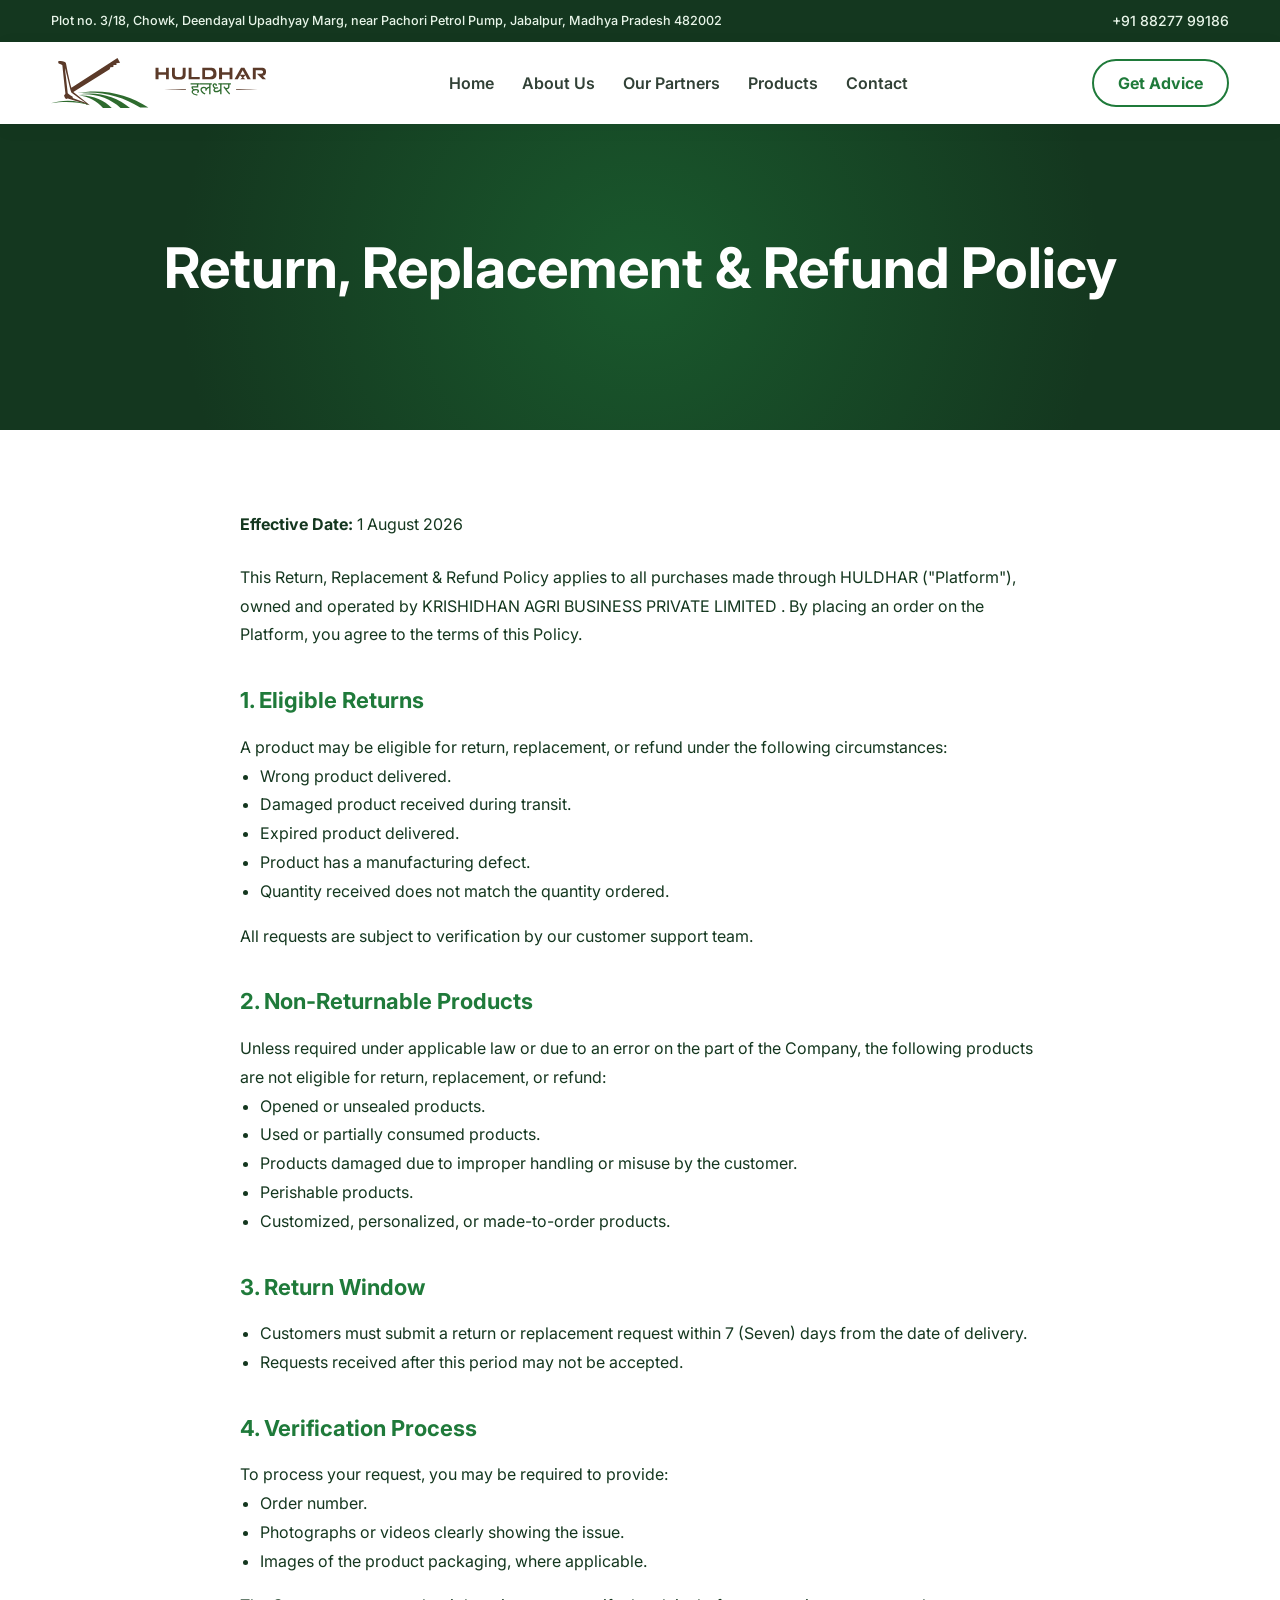
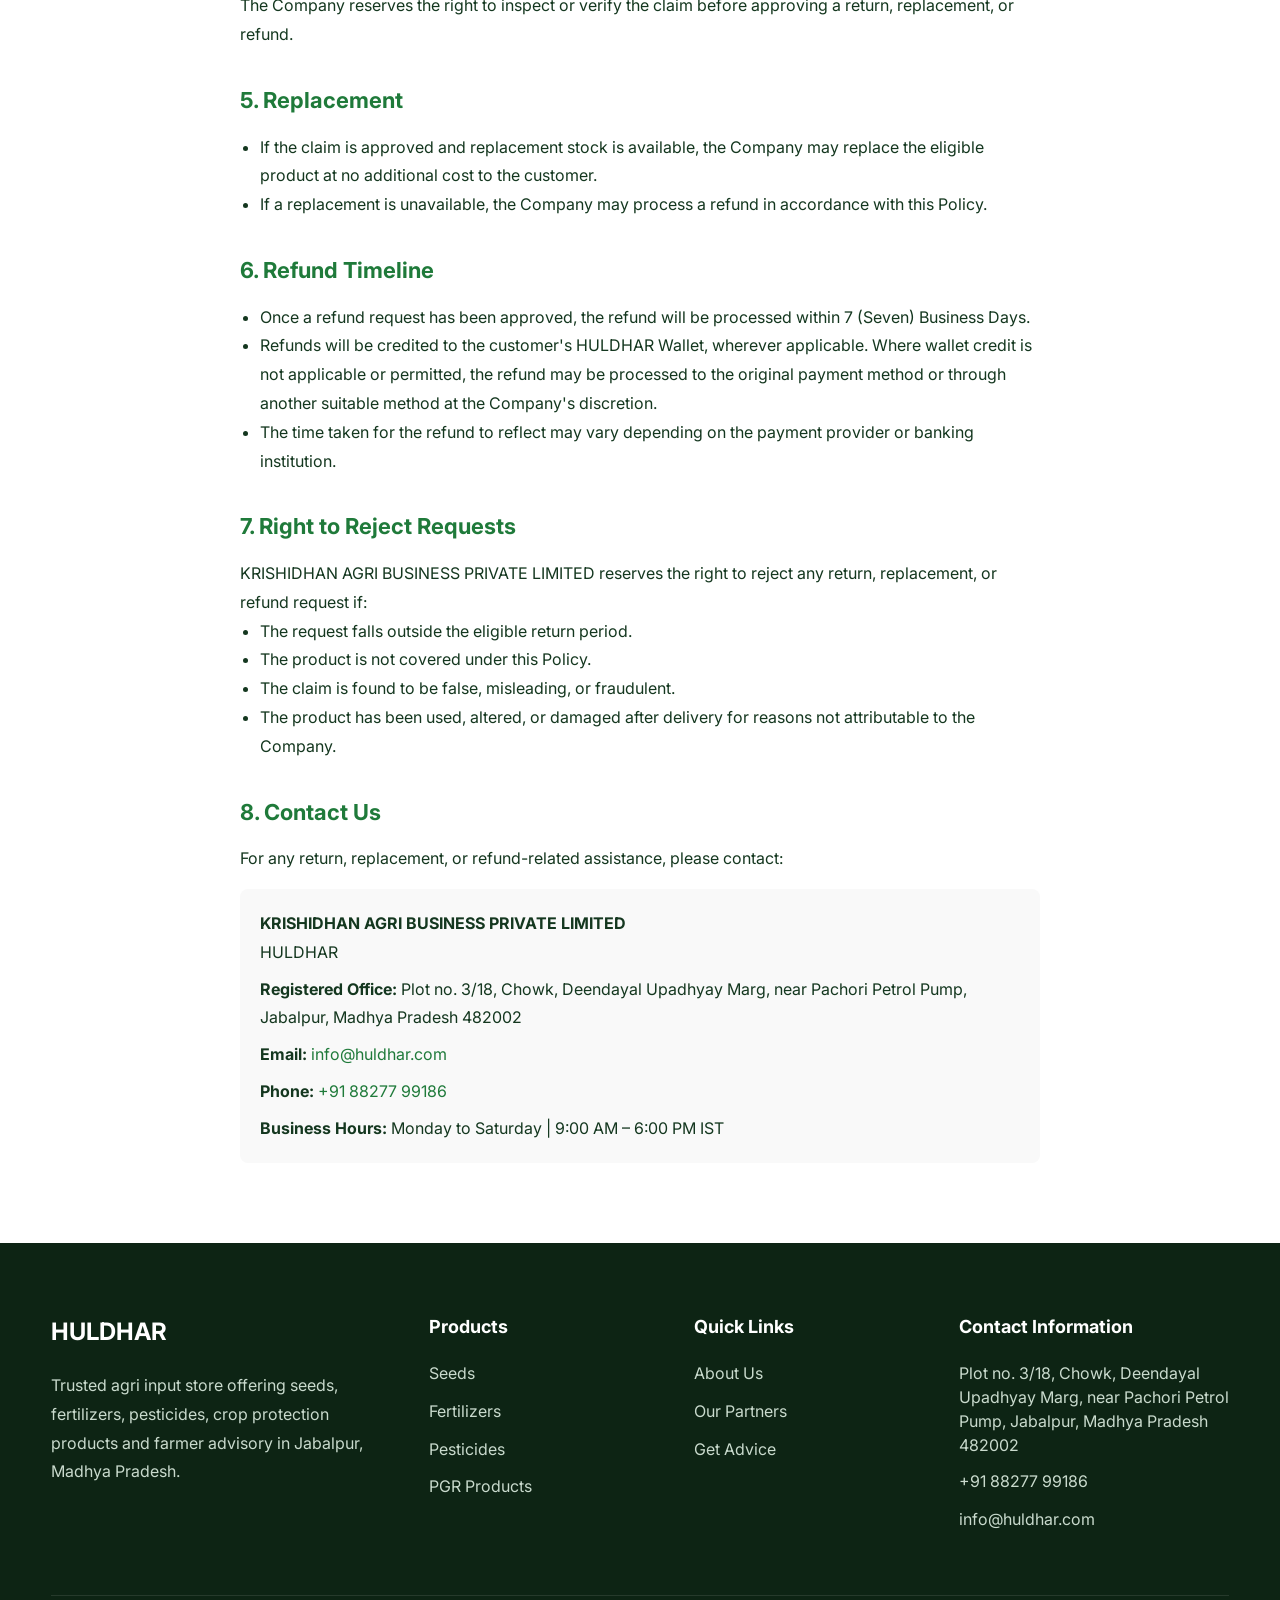
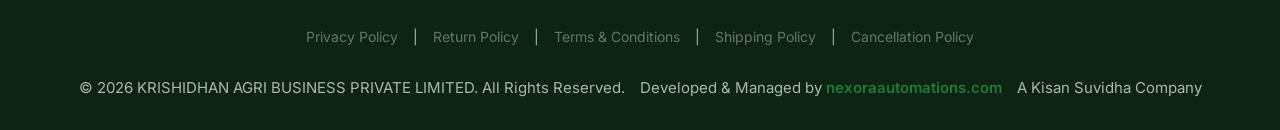
<file: return-policy.html>
<!DOCTYPE html>
<html lang="en">

<head>
  <meta charset="UTF-8" />
  <meta name="viewport" content="width=device-width, initial-scale=1.0" />
  <title>Return, Replacement & Refund Policy | HULDHAR</title>
  <meta name="description" content="Return, Replacement & Refund Policy for HULDHAR agri-input store in Jabalpur." />

  <link rel="preconnect" href="https://fonts.googleapis.com">
  <link rel="preconnect" href="https://fonts.gstatic.com" crossorigin>
  <link href="https://fonts.googleapis.com/css2?family=Inter:wght@400;500;600;700;800;900&display=swap" rel="stylesheet">
  <link rel="stylesheet" href="css/styles.css">
  <link rel="icon" href="images/favicon.png" type="image/png">
</head>

<body>
  <!-- Topbar -->
  <div class="topbar">
    <div class="container topbar-container">
      <span class="topbar-address"><a href="https://maps.app.goo.gl/yAD4jvV2ftftcKU56" target="_blank">Plot no. 3/18, Chowk, Deendayal Upadhyay Marg, near Pachori Petrol Pump, Jabalpur, Madhya Pradesh 482002</a></span>
      <span class="topbar-contact">
        <a href="tel:+918827799186">+91 88277 99186</a>
      </span>
    </div>
  </div>

  <!-- Header -->
  <header>
    <div class="container">
      <nav>
        <a class="logo" href="index.html">
          <img src="images/haldhar-logo.svg" alt="HULDHAR Logo" onerror="this.outerHTML='<span class=\'logo-mark\'>H</span> HULDHAR'">
        </a>
        <div class="menu">
          <a href="index.html">Home</a>
          <a href="about.html">About Us</a>
          <a href="partners.html">Our Partners</a>
          <a href="products.html">Products</a>
          <a href="contact.html">Contact</a>
        </div>
        <div class="nav-right">
          <a href="contact.html" class="btn btn-outline">Get Advice</a>
        </div>
        <button class="hamburger" aria-label="Toggle menu">☰</button>
      </nav>
    </div>
  </header>

  <main>
    <!-- Page Header -->
    <div class="page-header">
      <div class="container">
        <h1>Return, Replacement & Refund Policy</h1>
      </div>
    </div>

    <!-- Policy Content Section -->
    <section>
      <div class="container" style="max-width: 800px; margin: 0 auto; line-height: 1.8; color: var(--dark);">
        
        <p style="margin-bottom: 24px;"><strong>Effective Date:</strong> 1 August 2026</p>
        
        <p style="margin-bottom: 32px;">This Return, Replacement & Refund Policy applies to all purchases made through HULDHAR ("Platform"), owned and operated by KRISHIDHAN AGRI BUSINESS PRIVATE LIMITED . By placing an order on the Platform, you agree to the terms of this Policy.</p>

        <h2 style="font-size: 22px; margin-bottom: 12px; color: var(--green);">1. Eligible Returns</h2>
        <p>A product may be eligible for return, replacement, or refund under the following circumstances:</p>
        <ul style="margin-bottom: 16px; padding-left: 20px;">
          <li>Wrong product delivered.</li>
          <li>Damaged product received during transit.</li>
          <li>Expired product delivered.</li>
          <li>Product has a manufacturing defect.</li>
          <li>Quantity received does not match the quantity ordered.</li>
        </ul>
        <p style="margin-bottom: 32px;">All requests are subject to verification by our customer support team.</p>

        <h2 style="font-size: 22px; margin-bottom: 12px; color: var(--green);">2. Non-Returnable Products</h2>
        <p>Unless required under applicable law or due to an error on the part of the Company, the following products are not eligible for return, replacement, or refund:</p>
        <ul style="margin-bottom: 32px; padding-left: 20px;">
          <li>Opened or unsealed products.</li>
          <li>Used or partially consumed products.</li>
          <li>Products damaged due to improper handling or misuse by the customer.</li>
          <li>Perishable products.</li>
          <li>Customized, personalized, or made-to-order products.</li>
        </ul>

        <h2 style="font-size: 22px; margin-bottom: 12px; color: var(--green);">3. Return Window</h2>
        <ul style="margin-bottom: 32px; padding-left: 20px;">
          <li>Customers must submit a return or replacement request within 7 (Seven) days from the date of delivery.</li>
          <li>Requests received after this period may not be accepted.</li>
        </ul>

        <h2 style="font-size: 22px; margin-bottom: 12px; color: var(--green);">4. Verification Process</h2>
        <p>To process your request, you may be required to provide:</p>
        <ul style="margin-bottom: 16px; padding-left: 20px;">
          <li>Order number.</li>
          <li>Photographs or videos clearly showing the issue.</li>
          <li>Images of the product packaging, where applicable.</li>
        </ul>
        <p style="margin-bottom: 32px;">The Company reserves the right to inspect or verify the claim before approving a return, replacement, or refund.</p>

        <h2 style="font-size: 22px; margin-bottom: 12px; color: var(--green);">5. Replacement</h2>
        <ul style="margin-bottom: 32px; padding-left: 20px;">
          <li>If the claim is approved and replacement stock is available, the Company may replace the eligible product at no additional cost to the customer.</li>
          <li>If a replacement is unavailable, the Company may process a refund in accordance with this Policy.</li>
        </ul>

        <h2 style="font-size: 22px; margin-bottom: 12px; color: var(--green);">6. Refund Timeline</h2>
        <ul style="margin-bottom: 32px; padding-left: 20px;">
          <li>Once a refund request has been approved, the refund will be processed within 7 (Seven) Business Days.</li>
          <li>Refunds will be credited to the customer's HULDHAR Wallet, wherever applicable. Where wallet credit is not applicable or permitted, the refund may be processed to the original payment method or through another suitable method at the Company's discretion.</li>
          <li>The time taken for the refund to reflect may vary depending on the payment provider or banking institution.</li>
        </ul>

        <h2 style="font-size: 22px; margin-bottom: 12px; color: var(--green);">7. Right to Reject Requests</h2>
        <p>KRISHIDHAN AGRI BUSINESS PRIVATE LIMITED reserves the right to reject any return, replacement, or refund request if:</p>
        <ul style="margin-bottom: 32px; padding-left: 20px;">
          <li>The request falls outside the eligible return period.</li>
          <li>The product is not covered under this Policy.</li>
          <li>The claim is found to be false, misleading, or fraudulent.</li>
          <li>The product has been used, altered, or damaged after delivery for reasons not attributable to the Company.</li>
        </ul>

        <h2 style="font-size: 22px; margin-bottom: 12px; color: var(--green);">8. Contact Us</h2>
        <p>For any return, replacement, or refund-related assistance, please contact:</p>
        <div style="background: #f9f9f9; padding: 20px; border-radius: 8px; margin-top: 16px;">
          <p style="margin-bottom: 8px;"><strong>KRISHIDHAN AGRI BUSINESS PRIVATE LIMITED</strong><br>HULDHAR</p>
          <p style="margin-bottom: 8px;"><strong>Registered Office:</strong> Plot no. 3/18, Chowk, Deendayal Upadhyay Marg, near Pachori Petrol Pump, Jabalpur, Madhya Pradesh 482002</p>
          <p style="margin-bottom: 8px;"><strong>Email:</strong> <a href="mailto:info@huldhar.com" style="color: var(--green);">info@huldhar.com</a></p>
          <p style="margin-bottom: 8px;"><strong>Phone:</strong> <a href="tel:+918827799186" style="color: var(--green);">+91 88277 99186</a></p>
          <p><strong>Business Hours:</strong> Monday to Saturday | 9:00 AM – 6:00 PM IST</p>
        </div>

      </div>
    </section>
  </main>

  <!-- Footer -->
  <footer>
    <div class="container">
      <div class="footer-grid">
        <div>
          <h3>HULDHAR</h3>
          <p>Trusted agri input store offering seeds, fertilizers, pesticides, crop protection products and farmer advisory in Jabalpur, Madhya Pradesh.</p>
        </div>
        <div>
          <h4>Products</h4>
          <ul>
            <li><a href="products.html">Seeds</a></li>
            <li><a href="products.html">Fertilizers</a></li>
            <li><a href="products.html">Pesticides</a></li>
            <li><a href="products.html">PGR Products</a></li>
          </ul>
        </div>
        <div>
          <h4>Quick Links</h4>
          <ul>
            <li><a href="about.html">About Us</a></li>
            <li><a href="partners.html">Our Partners</a></li>
            <li><a href="contact.html">Get Advice</a></li>
          </ul>
        </div>
        <div>
          <h4>Contact Information</h4>
          <ul class="footer-contact">
            <li style="margin-bottom: 12px; line-height: 1.5;"><a href="https://maps.app.goo.gl/yAD4jvV2ftftcKU56" target="_blank">Plot no. 3/18, Chowk, Deendayal Upadhyay Marg, near Pachori Petrol Pump, Jabalpur, Madhya Pradesh 482002</a></li>
            <li class="footer-numbers">
              <a href="tel:+918827799186">+91 88277 99186</a>
            </li>
            <li><a href="mailto:info@huldhar.com">info@huldhar.com</a></li>
          </ul>
        </div>
      </div>
      
      <!-- Universal Footer Bottom -->
      <div class="copy" style="flex-direction: column; text-align: center;">
        <div class="legal-links" style="display: flex; gap: 15px; flex-wrap: wrap; justify-content: center; margin-bottom: 12px; font-size: 14px;">
          <a href="privacy-policy.html" style="color: var(--muted); text-decoration: none;">Privacy Policy</a> | 
          <a href="return-policy.html" style="color: var(--muted); text-decoration: none;">Return Policy</a> | 
          <a href="terms-conditions.html" style="color: var(--muted); text-decoration: none;">Terms & Conditions</a> | 
          <a href="shipping-policy.html" style="color: var(--muted); text-decoration: none;">Shipping Policy</a> | 
          <a href="Cancellation-Policy.html" style="color: var(--muted); text-decoration: none;">Cancellation Policy</a>
        </div>
        <div style="display: flex; gap: 15px; flex-wrap: wrap; justify-content: center;">
          <span>© 2026 KRISHIDHAN AGRI BUSINESS PRIVATE LIMITED. All Rights Reserved.</span>
          <span>Developed & Managed by <a href="https://www.nexoraautomations.com/" target="_blank" rel="noopener noreferrer" style="color: var(--green); font-weight: 600;">nexoraautomations.com</a></span>
          <span>A Kisan Suvidha Company</span>
        </div>
      </div>
    </div>
  </footer>

  <script src="js/main.js"></script>
</body>
</html>
</file>
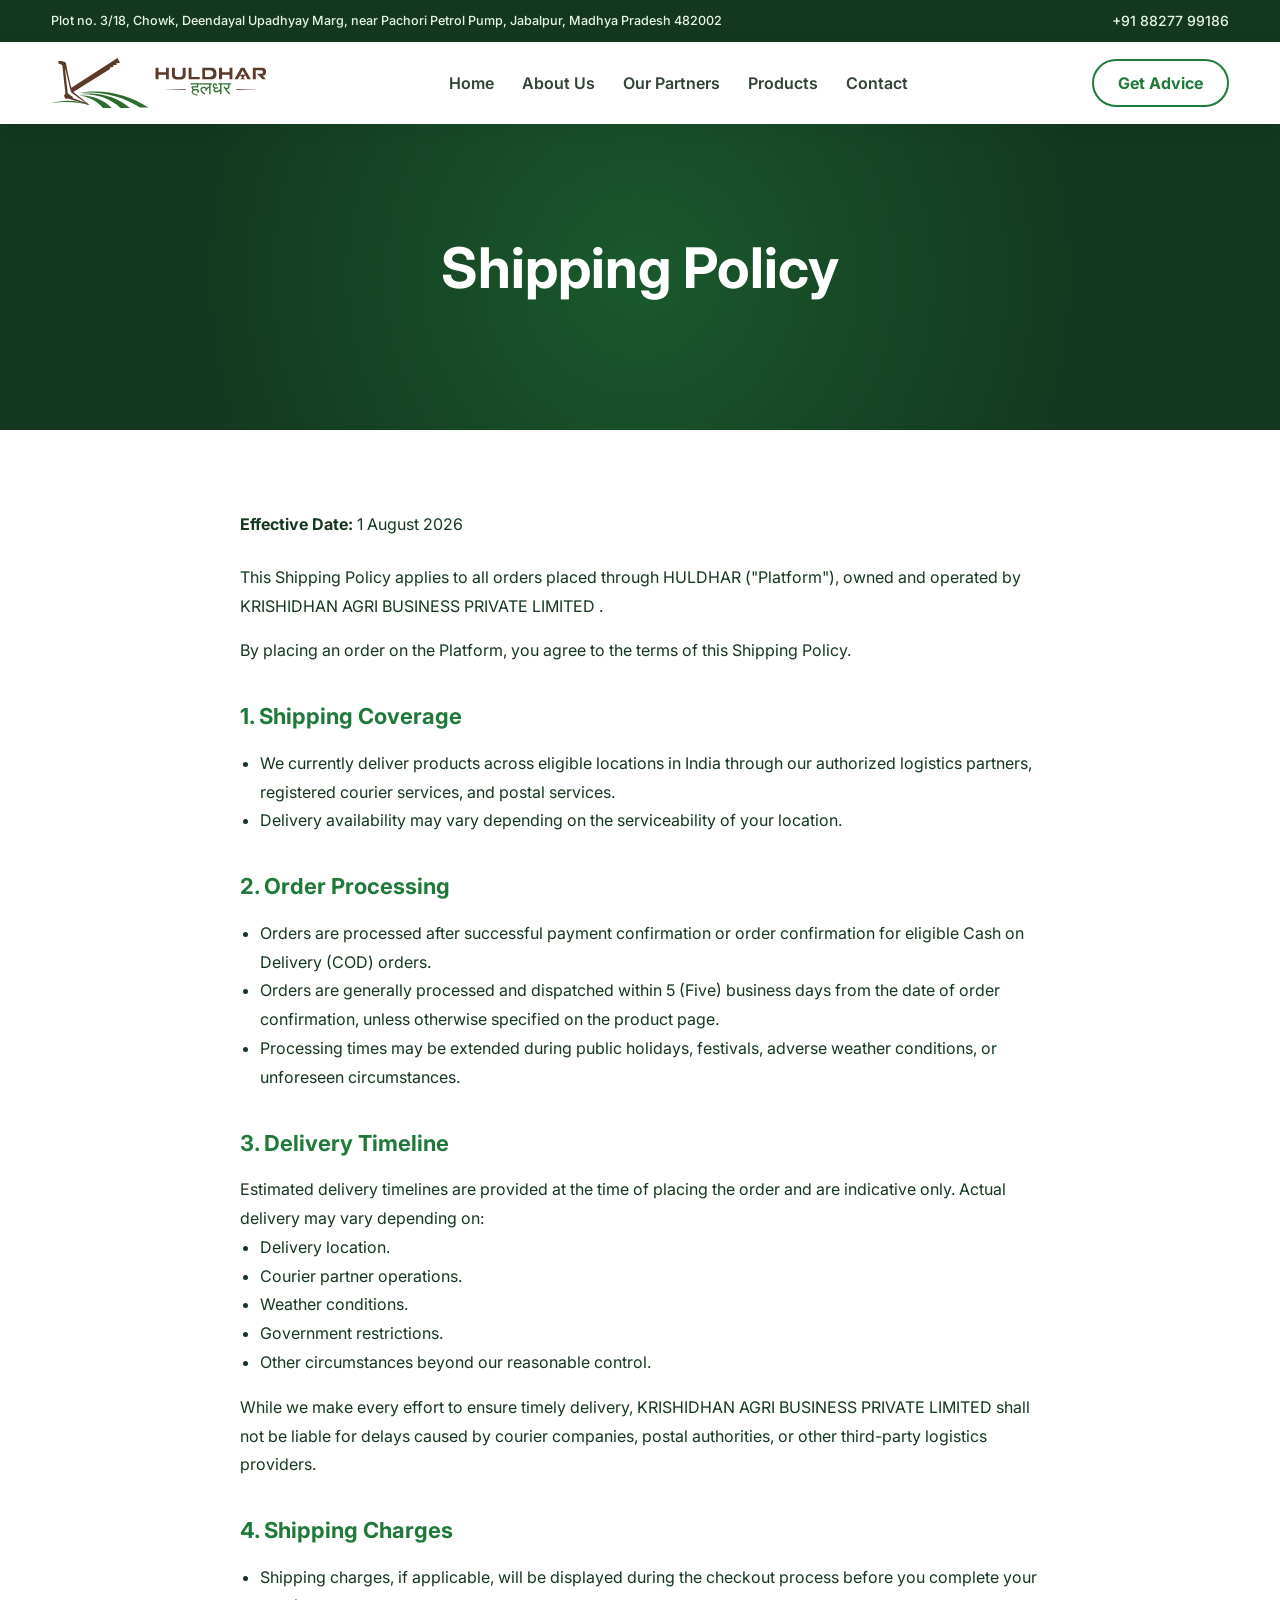
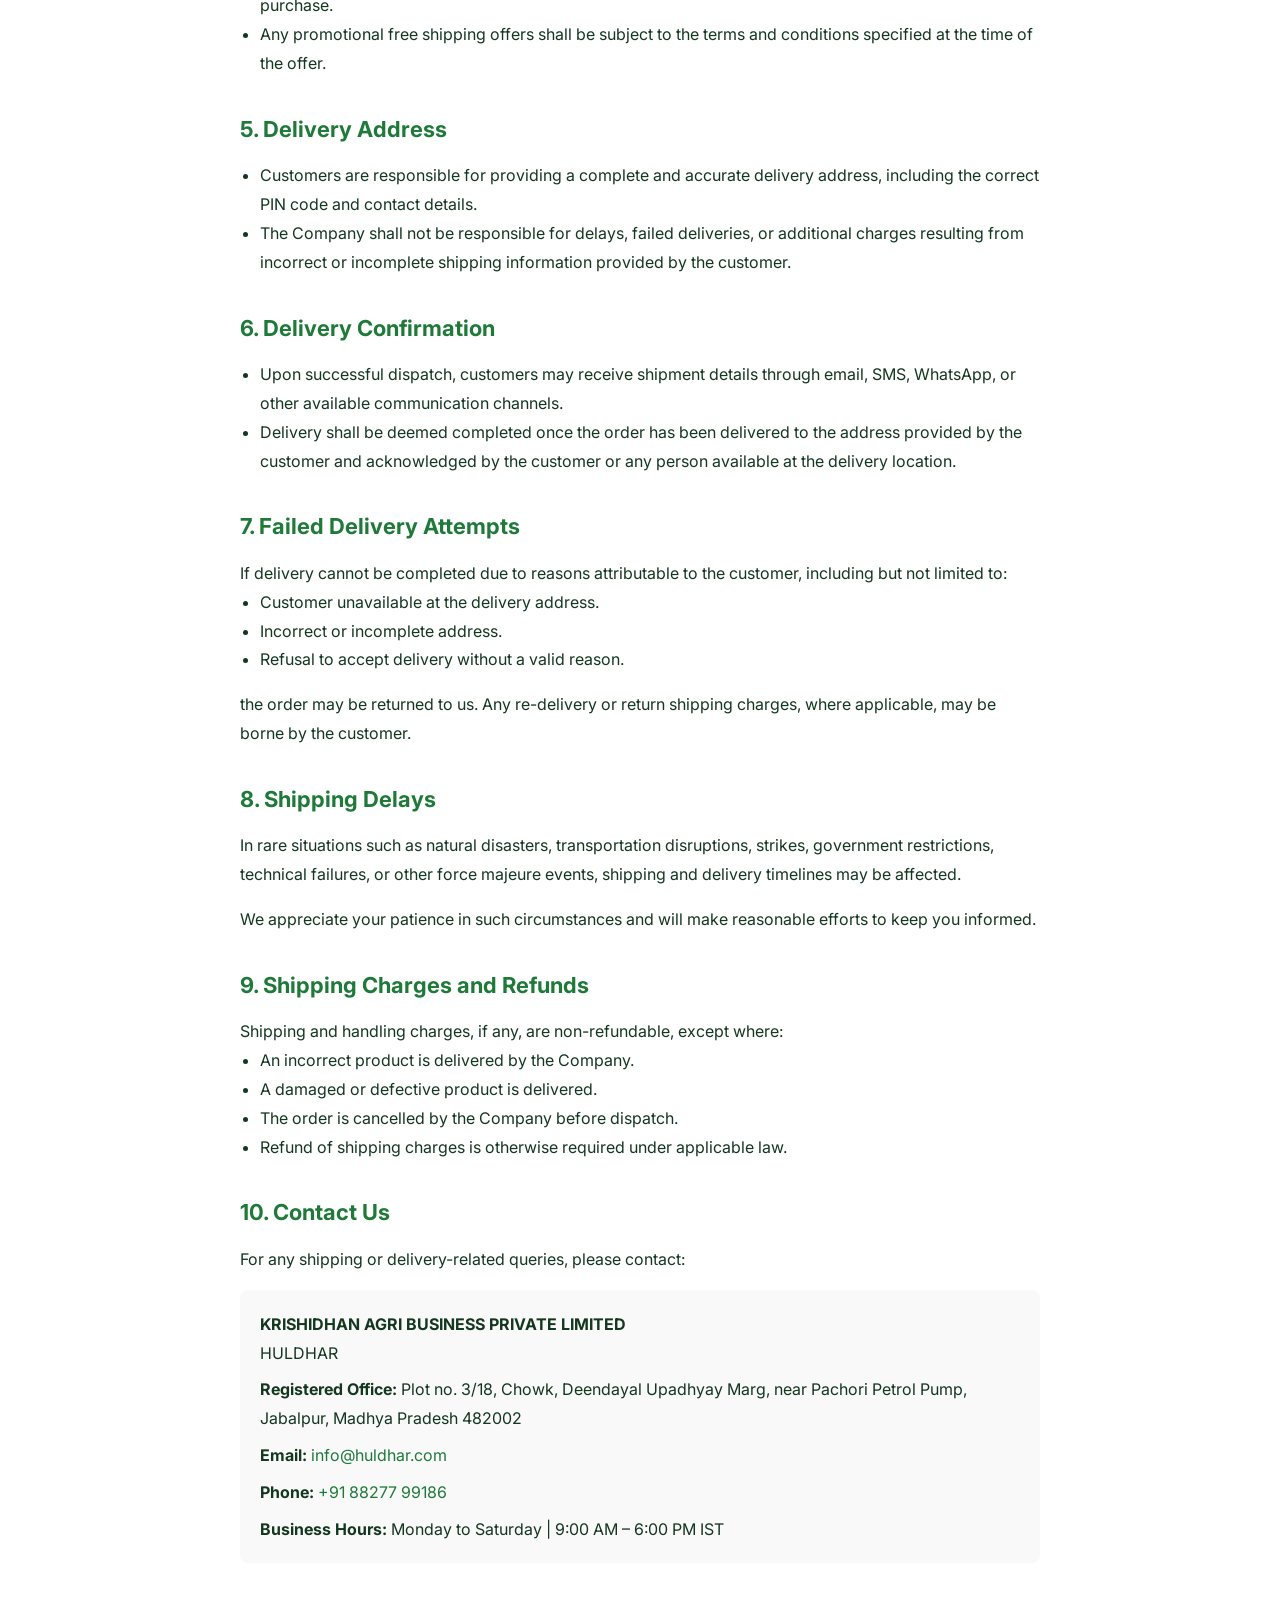
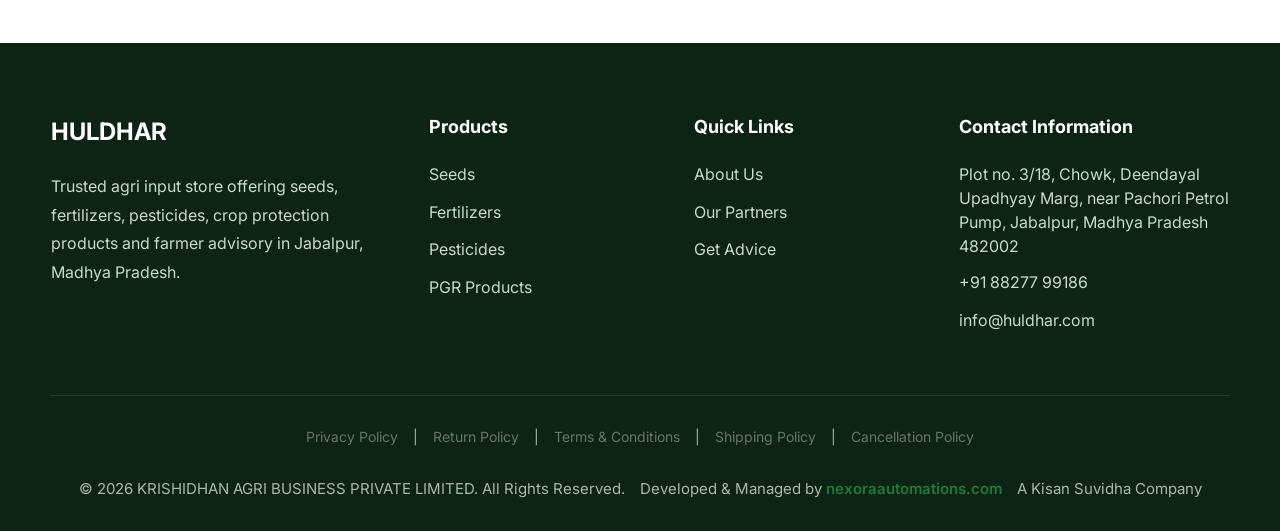
<file: shipping-policy.html>
<!DOCTYPE html>
<html lang="en">

<head>
  <meta charset="UTF-8" />
  <meta name="viewport" content="width=device-width, initial-scale=1.0" />
  <title>Shipping Policy | HULDHAR</title>
  <meta name="description" content="Shipping Policy for HULDHAR agri-input store in Jabalpur." />

  <link rel="preconnect" href="https://fonts.googleapis.com">
  <link rel="preconnect" href="https://fonts.gstatic.com" crossorigin>
  <link href="https://fonts.googleapis.com/css2?family=Inter:wght@400;500;600;700;800;900&display=swap" rel="stylesheet">
  <link rel="stylesheet" href="css/styles.css">
  <link rel="icon" href="images/favicon.png" type="image/png">
</head>

<body>
  <!-- Topbar -->
  <div class="topbar">
    <div class="container topbar-container">
      <span class="topbar-address"><a href="https://maps.app.goo.gl/yAD4jvV2ftftcKU56" target="_blank">Plot no. 3/18, Chowk, Deendayal Upadhyay Marg, near Pachori Petrol Pump, Jabalpur, Madhya Pradesh 482002</a></span>
      <span class="topbar-contact">
        <a href="tel:+918827799186">+91 88277 99186</a>
      </span>
    </div>
  </div>

  <!-- Header -->
  <header>
    <div class="container">
      <nav>
        <a class="logo" href="index.html">
          <img src="images/haldhar-logo.svg" alt="HULDHAR Logo" onerror="this.outerHTML='<span class=\'logo-mark\'>H</span> HULDHAR'">
        </a>
        <div class="menu">
          <a href="index.html">Home</a>
          <a href="about.html">About Us</a>
          <a href="partners.html">Our Partners</a>
          <a href="products.html">Products</a>
          <a href="contact.html">Contact</a>
        </div>
        <div class="nav-right">
          <a href="contact.html" class="btn btn-outline">Get Advice</a>
        </div>
        <button class="hamburger" aria-label="Toggle menu">☰</button>
      </nav>
    </div>
  </header>

  <main>
    <!-- Page Header -->
    <div class="page-header">
      <div class="container">
        <h1>Shipping Policy</h1>
      </div>
    </div>

    <!-- Policy Content Section -->
    <section>
      <div class="container" style="max-width: 800px; margin: 0 auto; line-height: 1.8; color: var(--dark);">
        
        <p style="margin-bottom: 24px;"><strong>Effective Date:</strong> 1 August 2026</p>
        
        <p style="margin-bottom: 16px;">This Shipping Policy applies to all orders placed through HULDHAR ("Platform"), owned and operated by KRISHIDHAN AGRI BUSINESS PRIVATE LIMITED .</p>
        
        <p style="margin-bottom: 32px;">By placing an order on the Platform, you agree to the terms of this Shipping Policy.</p>

        <h2 style="font-size: 22px; margin-bottom: 12px; color: var(--green);">1. Shipping Coverage</h2>
        <ul style="margin-bottom: 32px; padding-left: 20px;">
          <li>We currently deliver products across eligible locations in India through our authorized logistics partners, registered courier services, and postal services.</li>
          <li>Delivery availability may vary depending on the serviceability of your location.</li>
        </ul>

        <h2 style="font-size: 22px; margin-bottom: 12px; color: var(--green);">2. Order Processing</h2>
        <ul style="margin-bottom: 32px; padding-left: 20px;">
          <li>Orders are processed after successful payment confirmation or order confirmation for eligible Cash on Delivery (COD) orders.</li>
          <li>Orders are generally processed and dispatched within 5 (Five) business days from the date of order confirmation, unless otherwise specified on the product page.</li>
          <li>Processing times may be extended during public holidays, festivals, adverse weather conditions, or unforeseen circumstances.</li>
        </ul>

        <h2 style="font-size: 22px; margin-bottom: 12px; color: var(--green);">3. Delivery Timeline</h2>
        <p>Estimated delivery timelines are provided at the time of placing the order and are indicative only. Actual delivery may vary depending on:</p>
        <ul style="margin-bottom: 16px; padding-left: 20px;">
          <li>Delivery location.</li>
          <li>Courier partner operations.</li>
          <li>Weather conditions.</li>
          <li>Government restrictions.</li>
          <li>Other circumstances beyond our reasonable control.</li>
        </ul>
        <p style="margin-bottom: 32px;">While we make every effort to ensure timely delivery, KRISHIDHAN AGRI BUSINESS PRIVATE LIMITED shall not be liable for delays caused by courier companies, postal authorities, or other third-party logistics providers.</p>

        <h2 style="font-size: 22px; margin-bottom: 12px; color: var(--green);">4. Shipping Charges</h2>
        <ul style="margin-bottom: 32px; padding-left: 20px;">
          <li>Shipping charges, if applicable, will be displayed during the checkout process before you complete your purchase.</li>
          <li>Any promotional free shipping offers shall be subject to the terms and conditions specified at the time of the offer.</li>
        </ul>

        <h2 style="font-size: 22px; margin-bottom: 12px; color: var(--green);">5. Delivery Address</h2>
        <ul style="margin-bottom: 32px; padding-left: 20px;">
          <li>Customers are responsible for providing a complete and accurate delivery address, including the correct PIN code and contact details.</li>
          <li>The Company shall not be responsible for delays, failed deliveries, or additional charges resulting from incorrect or incomplete shipping information provided by the customer.</li>
        </ul>

        <h2 style="font-size: 22px; margin-bottom: 12px; color: var(--green);">6. Delivery Confirmation</h2>
        <ul style="margin-bottom: 32px; padding-left: 20px;">
          <li>Upon successful dispatch, customers may receive shipment details through email, SMS, WhatsApp, or other available communication channels.</li>
          <li>Delivery shall be deemed completed once the order has been delivered to the address provided by the customer and acknowledged by the customer or any person available at the delivery location.</li>
        </ul>

        <h2 style="font-size: 22px; margin-bottom: 12px; color: var(--green);">7. Failed Delivery Attempts</h2>
        <p>If delivery cannot be completed due to reasons attributable to the customer, including but not limited to:</p>
        <ul style="margin-bottom: 16px; padding-left: 20px;">
          <li>Customer unavailable at the delivery address.</li>
          <li>Incorrect or incomplete address.</li>
          <li>Refusal to accept delivery without a valid reason.</li>
        </ul>
        <p style="margin-bottom: 32px;">the order may be returned to us. Any re-delivery or return shipping charges, where applicable, may be borne by the customer.</p>

        <h2 style="font-size: 22px; margin-bottom: 12px; color: var(--green);">8. Shipping Delays</h2>
        <p style="margin-bottom: 16px;">In rare situations such as natural disasters, transportation disruptions, strikes, government restrictions, technical failures, or other force majeure events, shipping and delivery timelines may be affected.</p>
        <p style="margin-bottom: 32px;">We appreciate your patience in such circumstances and will make reasonable efforts to keep you informed.</p>

        <h2 style="font-size: 22px; margin-bottom: 12px; color: var(--green);">9. Shipping Charges and Refunds</h2>
        <p>Shipping and handling charges, if any, are non-refundable, except where:</p>
        <ul style="margin-bottom: 32px; padding-left: 20px;">
          <li>An incorrect product is delivered by the Company.</li>
          <li>A damaged or defective product is delivered.</li>
          <li>The order is cancelled by the Company before dispatch.</li>
          <li>Refund of shipping charges is otherwise required under applicable law.</li>
        </ul>

        <h2 style="font-size: 22px; margin-bottom: 12px; color: var(--green);">10. Contact Us</h2>
        <p>For any shipping or delivery-related queries, please contact:</p>
        <div style="background: #f9f9f9; padding: 20px; border-radius: 8px; margin-top: 16px;">
          <p style="margin-bottom: 8px;"><strong>KRISHIDHAN AGRI BUSINESS PRIVATE LIMITED</strong><br>HULDHAR</p>
          <p style="margin-bottom: 8px;"><strong>Registered Office:</strong> Plot no. 3/18, Chowk, Deendayal Upadhyay Marg, near Pachori Petrol Pump, Jabalpur, Madhya Pradesh 482002</p>
          <p style="margin-bottom: 8px;"><strong>Email:</strong> <a href="mailto:info@huldhar.com" style="color: var(--green);">info@huldhar.com</a></p>
          <p style="margin-bottom: 8px;"><strong>Phone:</strong> <a href="tel:+918827799186" style="color: var(--green);">+91 88277 99186</a></p>
          <p><strong>Business Hours:</strong> Monday to Saturday | 9:00 AM – 6:00 PM IST</p>
        </div>

      </div>
    </section>
  </main>

  <!-- Footer -->
  <footer>
    <div class="container">
      <div class="footer-grid">
        <div>
          <h3>HULDHAR</h3>
          <p>Trusted agri input store offering seeds, fertilizers, pesticides, crop protection products and farmer advisory in Jabalpur, Madhya Pradesh.</p>
        </div>
        <div>
          <h4>Products</h4>
          <ul>
            <li><a href="products.html">Seeds</a></li>
            <li><a href="products.html">Fertilizers</a></li>
            <li><a href="products.html">Pesticides</a></li>
            <li><a href="products.html">PGR Products</a></li>
          </ul>
        </div>
        <div>
          <h4>Quick Links</h4>
          <ul>
            <li><a href="about.html">About Us</a></li>
            <li><a href="partners.html">Our Partners</a></li>
            <li><a href="contact.html">Get Advice</a></li>
          </ul>
        </div>
        <div>
          <h4>Contact Information</h4>
          <ul class="footer-contact">
            <li style="margin-bottom: 12px; line-height: 1.5;"><a href="https://maps.app.goo.gl/yAD4jvV2ftftcKU56" target="_blank">Plot no. 3/18, Chowk, Deendayal Upadhyay Marg, near Pachori Petrol Pump, Jabalpur, Madhya Pradesh 482002</a></li>
            <li class="footer-numbers">
              <a href="tel:+918827799186">+91 88277 99186</a>
            </li>
            <li><a href="mailto:info@huldhar.com">info@huldhar.com</a></li>
          </ul>
        </div>
      </div>
      
      <!-- Universal Footer Bottom -->
      <div class="copy" style="flex-direction: column; text-align: center;">
        <div class="legal-links" style="display: flex; gap: 15px; flex-wrap: wrap; justify-content: center; margin-bottom: 12px; font-size: 14px;">
          <a href="privacy-policy.html" style="color: var(--muted); text-decoration: none;">Privacy Policy</a> | 
          <a href="return-policy.html" style="color: var(--muted); text-decoration: none;">Return Policy</a> | 
          <a href="terms-conditions.html" style="color: var(--muted); text-decoration: none;">Terms & Conditions</a> | 
          <a href="shipping-policy.html" style="color: var(--muted); text-decoration: none;">Shipping Policy</a> | 
          <a href="Cancellation-Policy.html" style="color: var(--muted); text-decoration: none;">Cancellation Policy</a>
        </div>
        <div style="display: flex; gap: 15px; flex-wrap: wrap; justify-content: center;">
          <span>© 2026 KRISHIDHAN AGRI BUSINESS PRIVATE LIMITED. All Rights Reserved.</span>
          <span>Developed & Managed by <a href="https://www.nexoraautomations.com/" target="_blank" rel="noopener noreferrer" style="color: var(--green); font-weight: 600;">nexoraautomations.com</a></span>
          <span>A Kisan Suvidha Company</span>
        </div>
      </div>
    </div>
  </footer>

  <script src="js/main.js"></script>
</body>
</html>
</file>
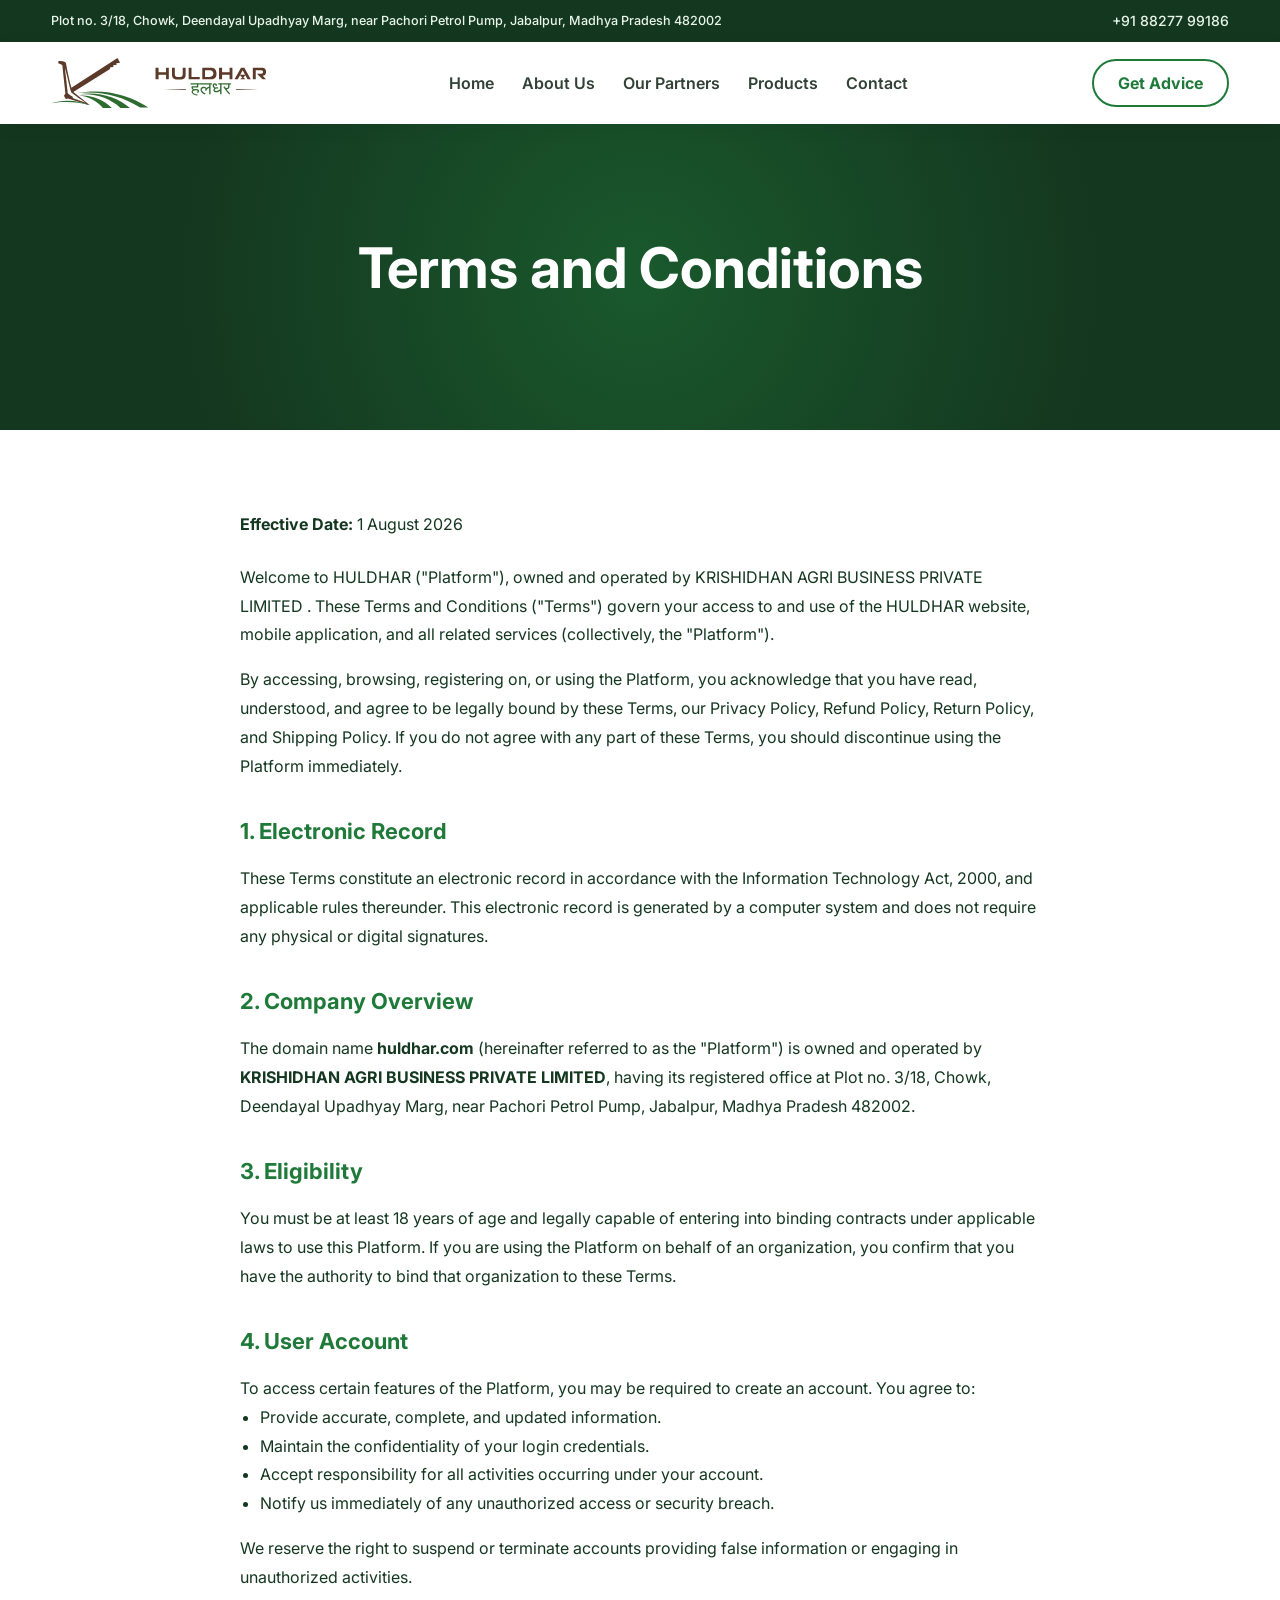
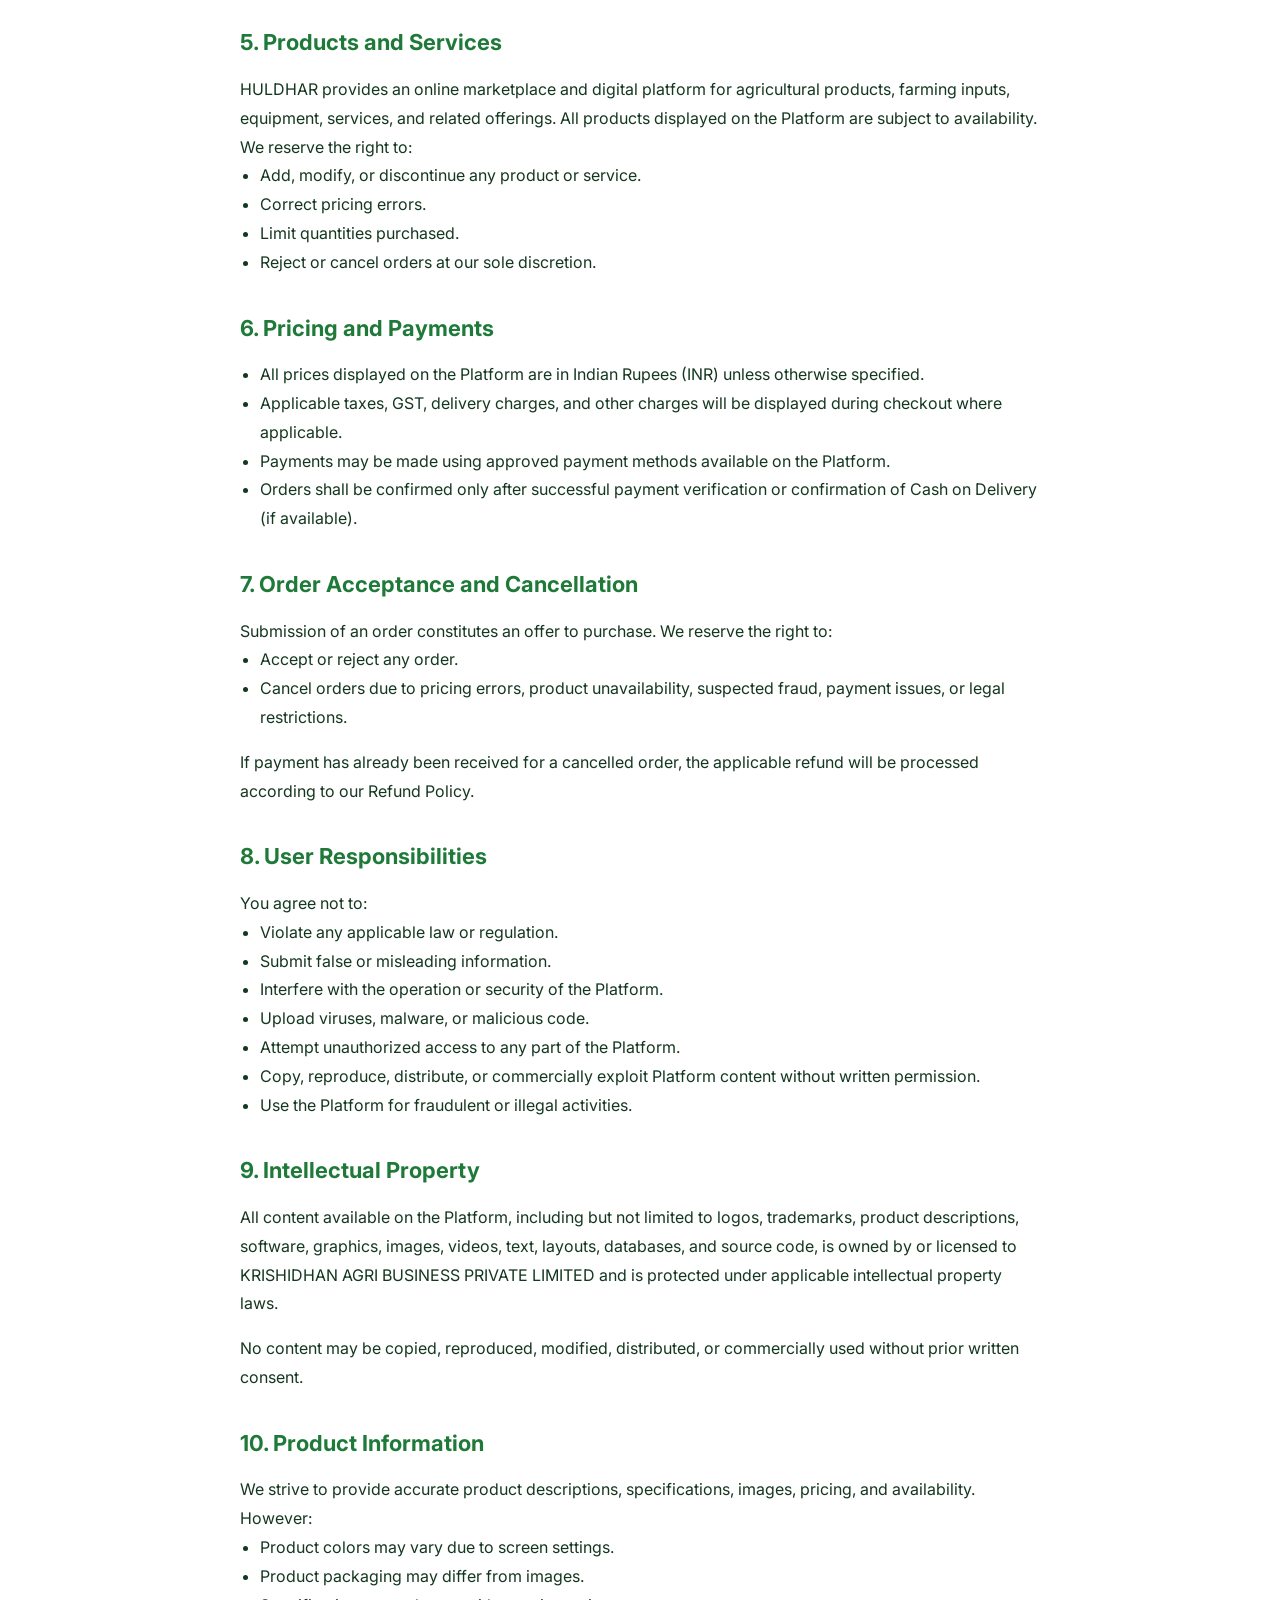
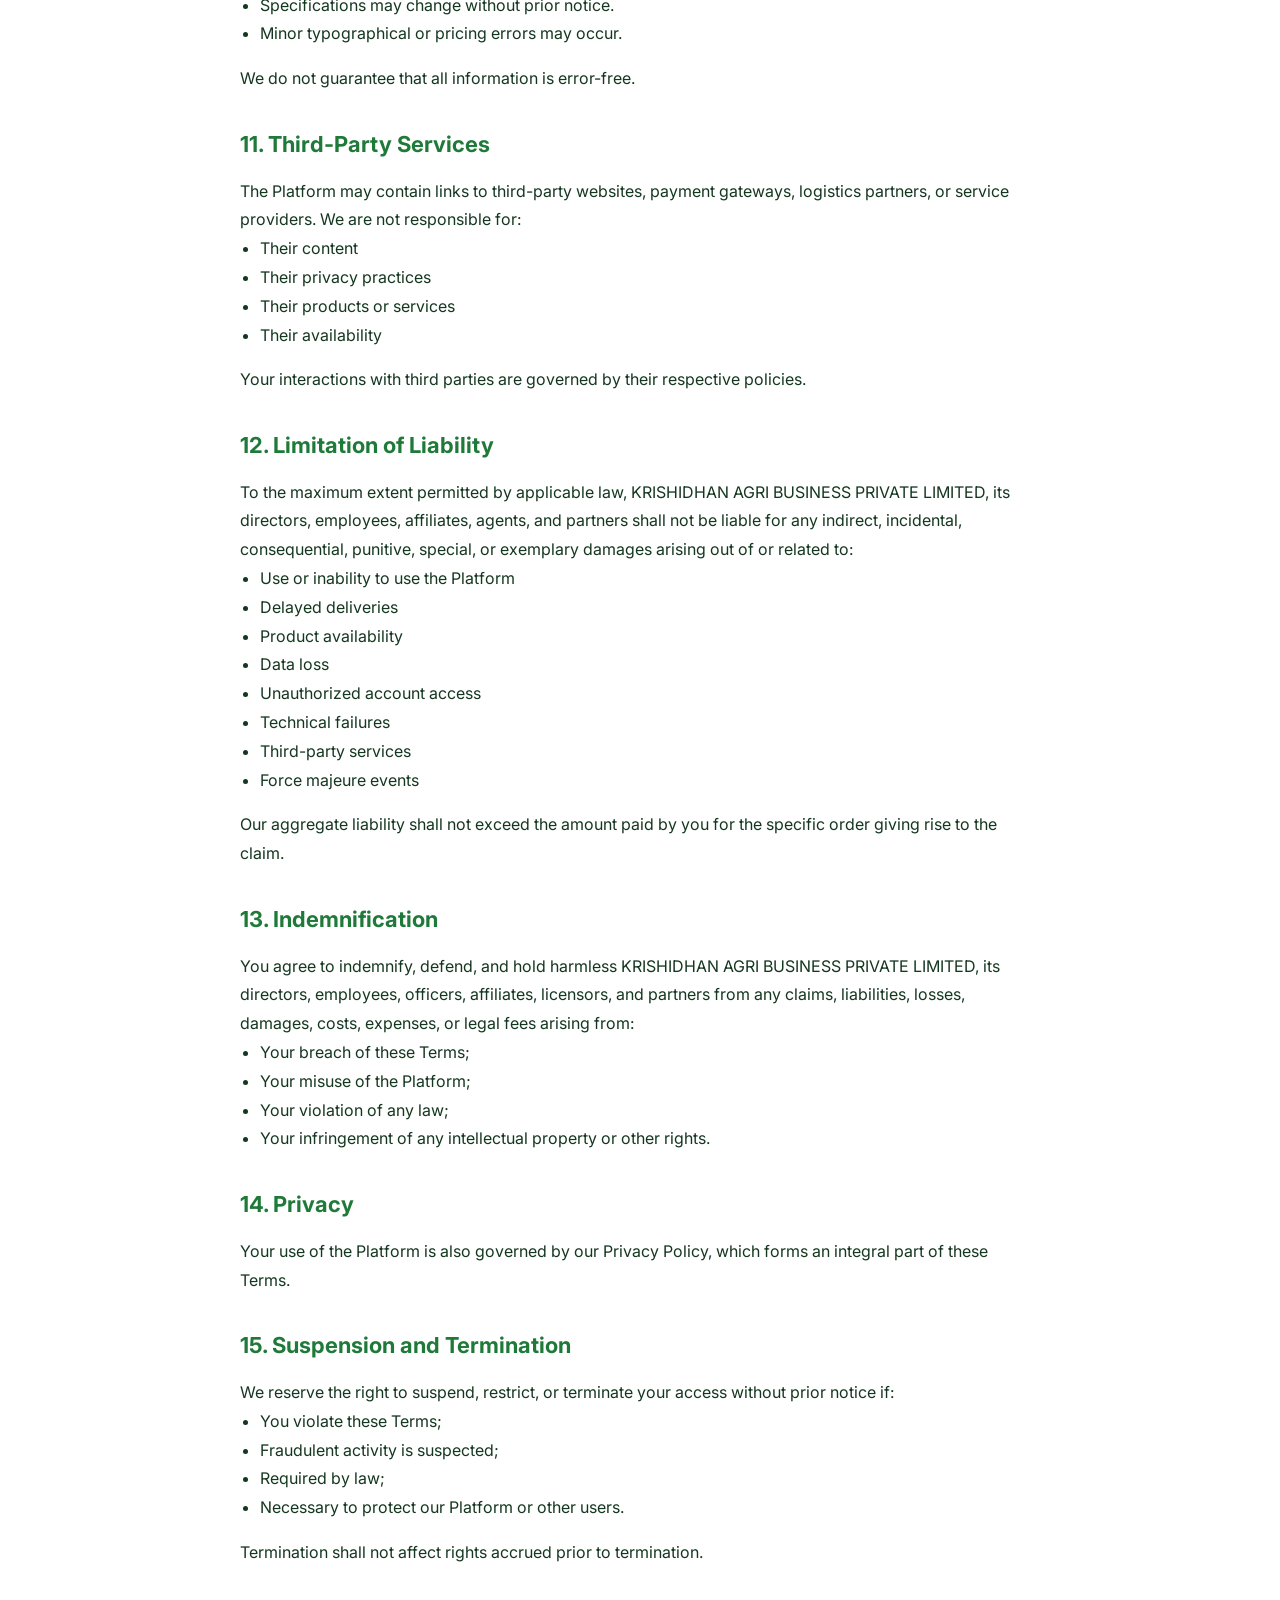
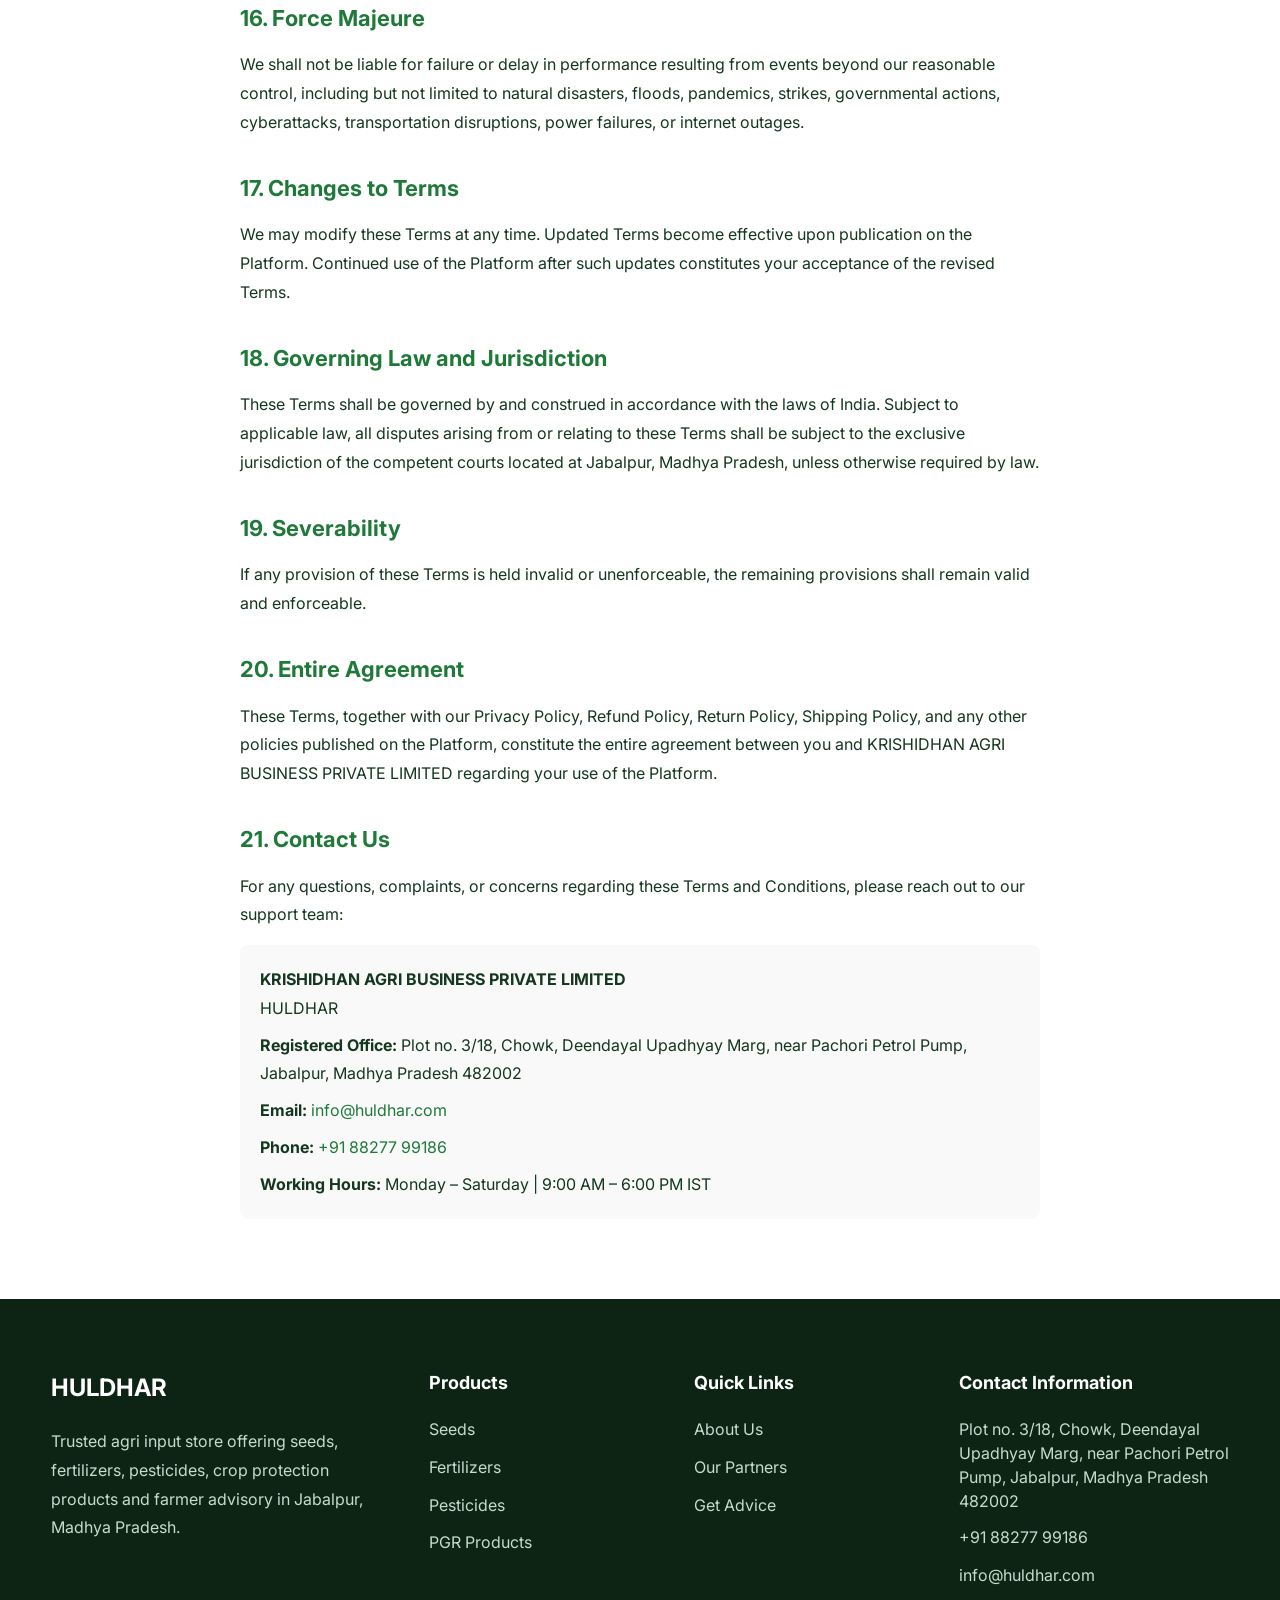
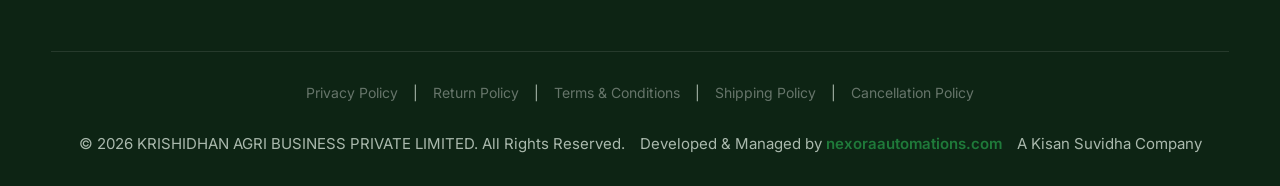
<file: terms-conditions.html>
<!DOCTYPE html>
<html lang="en">

<head>
  <meta charset="UTF-8" />
  <meta name="viewport" content="width=device-width, initial-scale=1.0" />
  <title>Terms and Conditions | HULDHAR</title>
  <meta name="description" content="Terms and Conditions for HULDHAR agri-input store." />

  <link rel="preconnect" href="https://fonts.googleapis.com">
  <link rel="preconnect" href="https://fonts.gstatic.com" crossorigin>
  <link href="https://fonts.googleapis.com/css2?family=Inter:wght@400;500;600;700;800;900&display=swap" rel="stylesheet">
  <link rel="stylesheet" href="css/styles.css">
  <link rel="icon" href="images/favicon.png" type="image/png">
</head>

<body>
  <!-- Topbar -->
  <div class="topbar">
    <div class="container topbar-container">
      <span class="topbar-address"><a href="https://maps.app.goo.gl/yAD4jvV2ftftcKU56" target="_blank">Plot no. 3/18, Chowk, Deendayal Upadhyay Marg, near Pachori Petrol Pump, Jabalpur, Madhya Pradesh 482002</a></span>
      <span class="topbar-contact">
        <a href="tel:+918827799186">+91 88277 99186</a>
      </span>
    </div>
  </div>

  <!-- Header -->
  <header>
    <div class="container">
      <nav>
        <a class="logo" href="index.html">
          <img src="images/haldhar-logo.svg" alt="HULDHAR Logo" onerror="this.outerHTML='<span class=\'logo-mark\'>H</span> HULDHAR'">
        </a>
        <div class="menu">
          <a href="index.html">Home</a>
          <a href="about.html">About Us</a>
          <a href="partners.html">Our Partners</a>
          <a href="products.html">Products</a>
          <a href="contact.html">Contact</a>
        </div>
        <div class="nav-right">
          <a href="contact.html" class="btn btn-outline">Get Advice</a>
        </div>
        <button class="hamburger" aria-label="Toggle menu">☰</button>
      </nav>
    </div>
  </header>

  <main>
    <!-- Page Header -->
    <div class="page-header">
      <div class="container">
        <h1>Terms and Conditions</h1>
      </div>
    </div>

    <!-- Policy Content Section -->
    <section>
      <div class="container" style="max-width: 800px; margin: 0 auto; line-height: 1.8; color: var(--dark);">
        
        <p style="margin-bottom: 24px;"><strong>Effective Date:</strong> 1 August 2026</p>
        
        <p style="margin-bottom: 16px;">Welcome to HULDHAR ("Platform"), owned and operated by KRISHIDHAN AGRI BUSINESS PRIVATE LIMITED . These Terms and Conditions ("Terms") govern your access to and use of the HULDHAR website, mobile application, and all related services (collectively, the "Platform").</p>
        
        <p style="margin-bottom: 32px;">By accessing, browsing, registering on, or using the Platform, you acknowledge that you have read, understood, and agree to be legally bound by these Terms, our Privacy Policy, Refund Policy, Return Policy, and Shipping Policy. If you do not agree with any part of these Terms, you should discontinue using the Platform immediately.</p>

        <h2 style="font-size: 22px; margin-bottom: 12px; color: var(--green);">1. Electronic Record</h2>
        <p style="margin-bottom: 32px;">These Terms constitute an electronic record in accordance with the Information Technology Act, 2000, and applicable rules thereunder. This electronic record is generated by a computer system and does not require any physical or digital signatures.</p>

        <h2 style="font-size: 22px; margin-bottom: 12px; color: var(--green);">2. Company Overview</h2>
        <p style="margin-bottom: 32px;">The domain name <strong>huldhar.com</strong> (hereinafter referred to as the "Platform") is owned and operated by <strong>KRISHIDHAN AGRI BUSINESS PRIVATE LIMITED</strong>, having its registered office at Plot no. 3/18, Chowk, Deendayal Upadhyay Marg, near Pachori Petrol Pump, Jabalpur, Madhya Pradesh 482002.</p>

        <h2 style="font-size: 22px; margin-bottom: 12px; color: var(--green);">3. Eligibility</h2>
        <p style="margin-bottom: 32px;">You must be at least 18 years of age and legally capable of entering into binding contracts under applicable laws to use this Platform. If you are using the Platform on behalf of an organization, you confirm that you have the authority to bind that organization to these Terms.</p>

        <h2 style="font-size: 22px; margin-bottom: 12px; color: var(--green);">4. User Account</h2>
        <p>To access certain features of the Platform, you may be required to create an account. You agree to:</p>
        <ul style="margin-bottom: 16px; padding-left: 20px;">
          <li>Provide accurate, complete, and updated information.</li>
          <li>Maintain the confidentiality of your login credentials.</li>
          <li>Accept responsibility for all activities occurring under your account.</li>
          <li>Notify us immediately of any unauthorized access or security breach.</li>
        </ul>
        <p style="margin-bottom: 32px;">We reserve the right to suspend or terminate accounts providing false information or engaging in unauthorized activities.</p>

        <h2 style="font-size: 22px; margin-bottom: 12px; color: var(--green);">5. Products and Services</h2>
        <p>HULDHAR provides an online marketplace and digital platform for agricultural products, farming inputs, equipment, services, and related offerings. All products displayed on the Platform are subject to availability. We reserve the right to:</p>
        <ul style="margin-bottom: 32px; padding-left: 20px;">
          <li>Add, modify, or discontinue any product or service.</li>
          <li>Correct pricing errors.</li>
          <li>Limit quantities purchased.</li>
          <li>Reject or cancel orders at our sole discretion.</li>
        </ul>

        <h2 style="font-size: 22px; margin-bottom: 12px; color: var(--green);">6. Pricing and Payments</h2>
        <ul style="margin-bottom: 32px; padding-left: 20px;">
          <li>All prices displayed on the Platform are in Indian Rupees (INR) unless otherwise specified.</li>
          <li>Applicable taxes, GST, delivery charges, and other charges will be displayed during checkout where applicable.</li>
          <li>Payments may be made using approved payment methods available on the Platform.</li>
          <li>Orders shall be confirmed only after successful payment verification or confirmation of Cash on Delivery (if available).</li>
        </ul>

        <h2 style="font-size: 22px; margin-bottom: 12px; color: var(--green);">7. Order Acceptance and Cancellation</h2>
        <p>Submission of an order constitutes an offer to purchase. We reserve the right to:</p>
        <ul style="margin-bottom: 16px; padding-left: 20px;">
          <li>Accept or reject any order.</li>
          <li>Cancel orders due to pricing errors, product unavailability, suspected fraud, payment issues, or legal restrictions.</li>
        </ul>
        <p style="margin-bottom: 32px;">If payment has already been received for a cancelled order, the applicable refund will be processed according to our Refund Policy.</p>

        <h2 style="font-size: 22px; margin-bottom: 12px; color: var(--green);">8. User Responsibilities</h2>
        <p>You agree not to:</p>
        <ul style="margin-bottom: 32px; padding-left: 20px;">
          <li>Violate any applicable law or regulation.</li>
          <li>Submit false or misleading information.</li>
          <li>Interfere with the operation or security of the Platform.</li>
          <li>Upload viruses, malware, or malicious code.</li>
          <li>Attempt unauthorized access to any part of the Platform.</li>
          <li>Copy, reproduce, distribute, or commercially exploit Platform content without written permission.</li>
          <li>Use the Platform for fraudulent or illegal activities.</li>
        </ul>

        <h2 style="font-size: 22px; margin-bottom: 12px; color: var(--green);">9. Intellectual Property</h2>
        <p style="margin-bottom: 16px;">All content available on the Platform, including but not limited to logos, trademarks, product descriptions, software, graphics, images, videos, text, layouts, databases, and source code, is owned by or licensed to KRISHIDHAN AGRI BUSINESS PRIVATE LIMITED and is protected under applicable intellectual property laws.</p>
        <p style="margin-bottom: 32px;">No content may be copied, reproduced, modified, distributed, or commercially used without prior written consent.</p>

        <h2 style="font-size: 22px; margin-bottom: 12px; color: var(--green);">10. Product Information</h2>
        <p>We strive to provide accurate product descriptions, specifications, images, pricing, and availability. However:</p>
        <ul style="margin-bottom: 16px; padding-left: 20px;">
          <li>Product colors may vary due to screen settings.</li>
          <li>Product packaging may differ from images.</li>
          <li>Specifications may change without prior notice.</li>
          <li>Minor typographical or pricing errors may occur.</li>
        </ul>
        <p style="margin-bottom: 32px;">We do not guarantee that all information is error-free.</p>

        <h2 style="font-size: 22px; margin-bottom: 12px; color: var(--green);">11. Third-Party Services</h2>
        <p>The Platform may contain links to third-party websites, payment gateways, logistics partners, or service providers. We are not responsible for:</p>
        <ul style="margin-bottom: 16px; padding-left: 20px;">
          <li>Their content</li>
          <li>Their privacy practices</li>
          <li>Their products or services</li>
          <li>Their availability</li>
        </ul>
        <p style="margin-bottom: 32px;">Your interactions with third parties are governed by their respective policies.</p>

        <h2 style="font-size: 22px; margin-bottom: 12px; color: var(--green);">12. Limitation of Liability</h2>
        <p>To the maximum extent permitted by applicable law, KRISHIDHAN AGRI BUSINESS PRIVATE LIMITED, its directors, employees, affiliates, agents, and partners shall not be liable for any indirect, incidental, consequential, punitive, special, or exemplary damages arising out of or related to:</p>
        <ul style="margin-bottom: 16px; padding-left: 20px;">
          <li>Use or inability to use the Platform</li>
          <li>Delayed deliveries</li>
          <li>Product availability</li>
          <li>Data loss</li>
          <li>Unauthorized account access</li>
          <li>Technical failures</li>
          <li>Third-party services</li>
          <li>Force majeure events</li>
        </ul>
        <p style="margin-bottom: 32px;">Our aggregate liability shall not exceed the amount paid by you for the specific order giving rise to the claim.</p>

        <h2 style="font-size: 22px; margin-bottom: 12px; color: var(--green);">13. Indemnification</h2>
        <p>You agree to indemnify, defend, and hold harmless KRISHIDHAN AGRI BUSINESS PRIVATE LIMITED, its directors, employees, officers, affiliates, licensors, and partners from any claims, liabilities, losses, damages, costs, expenses, or legal fees arising from:</p>
        <ul style="margin-bottom: 32px; padding-left: 20px;">
          <li>Your breach of these Terms;</li>
          <li>Your misuse of the Platform;</li>
          <li>Your violation of any law;</li>
          <li>Your infringement of any intellectual property or other rights.</li>
        </ul>

        <h2 style="font-size: 22px; margin-bottom: 12px; color: var(--green);">14. Privacy</h2>
        <p style="margin-bottom: 32px;">Your use of the Platform is also governed by our Privacy Policy, which forms an integral part of these Terms.</p>

        <h2 style="font-size: 22px; margin-bottom: 12px; color: var(--green);">15. Suspension and Termination</h2>
        <p>We reserve the right to suspend, restrict, or terminate your access without prior notice if:</p>
        <ul style="margin-bottom: 16px; padding-left: 20px;">
          <li>You violate these Terms;</li>
          <li>Fraudulent activity is suspected;</li>
          <li>Required by law;</li>
          <li>Necessary to protect our Platform or other users.</li>
        </ul>
        <p style="margin-bottom: 32px;">Termination shall not affect rights accrued prior to termination.</p>

        <h2 style="font-size: 22px; margin-bottom: 12px; color: var(--green);">16. Force Majeure</h2>
        <p style="margin-bottom: 32px;">We shall not be liable for failure or delay in performance resulting from events beyond our reasonable control, including but not limited to natural disasters, floods, pandemics, strikes, governmental actions, cyberattacks, transportation disruptions, power failures, or internet outages.</p>

        <h2 style="font-size: 22px; margin-bottom: 12px; color: var(--green);">17. Changes to Terms</h2>
        <p style="margin-bottom: 32px;">We may modify these Terms at any time. Updated Terms become effective upon publication on the Platform. Continued use of the Platform after such updates constitutes your acceptance of the revised Terms.</p>

        <h2 style="font-size: 22px; margin-bottom: 12px; color: var(--green);">18. Governing Law and Jurisdiction</h2>
        <p style="margin-bottom: 32px;">These Terms shall be governed by and construed in accordance with the laws of India. Subject to applicable law, all disputes arising from or relating to these Terms shall be subject to the exclusive jurisdiction of the competent courts located at Jabalpur, Madhya Pradesh, unless otherwise required by law.</p>

        <h2 style="font-size: 22px; margin-bottom: 12px; color: var(--green);">19. Severability</h2>
        <p style="margin-bottom: 32px;">If any provision of these Terms is held invalid or unenforceable, the remaining provisions shall remain valid and enforceable.</p>

        <h2 style="font-size: 22px; margin-bottom: 12px; color: var(--green);">20. Entire Agreement</h2>
        <p style="margin-bottom: 32px;">These Terms, together with our Privacy Policy, Refund Policy, Return Policy, Shipping Policy, and any other policies published on the Platform, constitute the entire agreement between you and KRISHIDHAN AGRI BUSINESS PRIVATE LIMITED regarding your use of the Platform.</p>

        <h2 style="font-size: 22px; margin-bottom: 12px; color: var(--green);">21. Contact Us</h2>
        <p>For any questions, complaints, or concerns regarding these Terms and Conditions, please reach out to our support team:</p>
        <div style="background: #f9f9f9; padding: 20px; border-radius: 8px; margin-top: 16px;">
          <p style="margin-bottom: 8px;"><strong>KRISHIDHAN AGRI BUSINESS PRIVATE LIMITED</strong><br>HULDHAR</p>
          <p style="margin-bottom: 8px;"><strong>Registered Office:</strong> Plot no. 3/18, Chowk, Deendayal Upadhyay Marg, near Pachori Petrol Pump, Jabalpur, Madhya Pradesh 482002</p>
          <p style="margin-bottom: 8px;"><strong>Email:</strong> <a href="mailto:info@huldhar.com" style="color: var(--green);">info@huldhar.com</a></p>
          <p style="margin-bottom: 8px;"><strong>Phone:</strong> <a href="tel:+918827799186" style="color: var(--green);">+91 88277 99186</a></p>
          <p><strong>Working Hours:</strong> Monday – Saturday | 9:00 AM – 6:00 PM IST</p>
        </div>

      </div>
    </section>
  </main>

  <!-- Footer -->
  <footer>
    <div class="container">
      <div class="footer-grid">
        <div>
          <h3>HULDHAR</h3>
          <p>Trusted agri input store offering seeds, fertilizers, pesticides, crop protection products and farmer advisory in Jabalpur, Madhya Pradesh.</p>
        </div>
        <div>
          <h4>Products</h4>
          <ul>
            <li><a href="products.html">Seeds</a></li>
            <li><a href="products.html">Fertilizers</a></li>
            <li><a href="products.html">Pesticides</a></li>
            <li><a href="products.html">PGR Products</a></li>
          </ul>
        </div>
        <div>
          <h4>Quick Links</h4>
          <ul>
            <li><a href="about.html">About Us</a></li>
            <li><a href="partners.html">Our Partners</a></li>
            <li><a href="contact.html">Get Advice</a></li>
          </ul>
        </div>
        <div>
          <h4>Contact Information</h4>
          <ul class="footer-contact">
            <li style="margin-bottom: 12px; line-height: 1.5;"><a href="https://maps.app.goo.gl/yAD4jvV2ftftcKU56" target="_blank">Plot no. 3/18, Chowk, Deendayal Upadhyay Marg, near Pachori Petrol Pump, Jabalpur, Madhya Pradesh 482002</a></li>
            <li class="footer-numbers">
              <a href="tel:+918827799186">+91 88277 99186</a>
            </li>
            <li><a href="mailto:info@huldhar.com">info@huldhar.com</a></li>
          </ul>
        </div>
      </div>
      
      <!-- Universal Footer Bottom -->
      <div class="copy" style="flex-direction: column; text-align: center;">
        <div class="legal-links" style="display: flex; gap: 15px; flex-wrap: wrap; justify-content: center; margin-bottom: 12px; font-size: 14px;">
          <a href="privacy-policy.html" style="color: var(--muted); text-decoration: none;">Privacy Policy</a> | 
          <a href="return-policy.html" style="color: var(--muted); text-decoration: none;">Return Policy</a> | 
          <a href="terms-conditions.html" style="color: var(--muted); text-decoration: none;">Terms & Conditions</a> | 
          <a href="shipping-policy.html" style="color: var(--muted); text-decoration: none;">Shipping Policy</a> | 
          <a href="Cancellation-Policy.html" style="color: var(--muted); text-decoration: none;">Cancellation Policy</a>
        </div>
        <div style="display: flex; gap: 15px; flex-wrap: wrap; justify-content: center;">
          <span>© 2026 KRISHIDHAN AGRI BUSINESS PRIVATE LIMITED. All Rights Reserved.</span>
          <span>Developed & Managed by <a href="https://www.nexoraautomations.com/" target="_blank" rel="noopener noreferrer" style="color: var(--green); font-weight: 600;">nexoraautomations.com</a></span>
          <span>A Kisan Suvidha Company</span>
        </div>
      </div>
    </div>
  </footer>

  <script src="js/main.js"></script>
</body>
</html>
</file>
<file: css/styles.css>
@charset "UTF-8";

:root {
  --green: #1f7a3a;
  --green-hover: #17622d;
  --dark: #14371f;
  --light: #f5faf3;
  --yellow: #f5b93f;
  --orange: #ee7b31;
  --text: #26352a;
  --muted: #66756a;
  --white: #ffffff;
  --border: #edf2ea;
  --shadow-sm: 0 4px 12px rgba(20, 55, 31, 0.05);
  --shadow: 0 18px 45px rgba(20, 55, 31, 0.12);
  --radius-sm: 14px;
  --radius: 22px;
  --radius-lg: 34px;
  --transition: 0.3s cubic-bezier(0.25, 0.8, 0.25, 1);
}

* {
  box-sizing: border-box;
  margin: 0;
  padding: 0;
}

html {
  scroll-behavior: smooth;
}

body {
  font-family: 'Inter', system-ui, -apple-system, sans-serif;
  color: var(--text);
  background: var(--white);
  line-height: 1.6;
  -webkit-font-smoothing: antialiased;
  -moz-osx-font-smoothing: grayscale;
}

a {
  text-decoration: none;
  color: inherit;
  transition: color var(--transition);
}

img {
  max-width: 100%;
  display: block;
  height: auto;
}

.container {
  width: min(1180px, 92%);
  margin: auto;
}

/* Topbar */
.topbar {
  background: var(--dark);
  color: #e8f5e9;
  font-size: 14px;
  padding: 10px 0;
  font-weight: 500;
}

.topbar .container {
  display: flex;
  justify-content: space-between;
  gap: 12px;
  flex-wrap: wrap;
}

.topbar a {
  color: #e8f5e9;
}

.topbar a:hover {
  color: var(--yellow);
}

/* Header */
header {
  position: sticky;
  top: 0;
  background: rgba(255, 255, 255, 0.95);
  backdrop-filter: blur(12px);
  -webkit-backdrop-filter: blur(12px);
  z-index: 100;
  box-shadow: 0 4px 20px rgba(0, 0, 0, 0.04);
  transition: transform var(--transition), background var(--transition);
}

nav {
  display: flex;
  align-items: center;
  justify-content: space-between;
  padding: 16px 0;
  position: relative;
}

.logo {
  display: flex;
  align-items: center;
  gap: 10px;
  font-weight: 800;
  color: var(--dark);
  font-size: 24px;
  letter-spacing: -0.5px;
}

.logo img {
  height: 50px;
  width: auto;
  display: block;
}

.menu {
  display: flex;
  gap: 28px;
  align-items: center;
  font-weight: 600;
  color: #314136;
}

.nav-right {
  display: flex;
  align-items: center;
  gap: 24px;
}

.header-socials {
  display: flex;
  gap: 16px;
  align-items: center;
  border-right: 1px solid var(--border);
  padding-right: 24px;
}


.header-socials a {
  color: var(--muted);
  transition: var(--transition);
  display: flex;
}

.header-socials a[aria-label="Facebook"] { color: #1877F2; }
.header-socials a[aria-label="Instagram"] { color: #E4405F; }
.header-socials a[aria-label="YouTube"] { color: #FF0000; }
.header-socials a[aria-label="LinkedIn"] { color: #0A66C2; }

.header-socials a:hover {
  opacity: 0.8;
  transform: translateY(-2px);
}

.hamburger {
  display: none;
  background: none;
  border: none;
  font-size: 28px;
  cursor: pointer;
  color: var(--dark);
}

.menu a {
  position: relative;
}

.menu a:not(.btn)::after {
  content: '';
  position: absolute;
  bottom: -4px;
  left: 0;
  width: 0;
  height: 2px;
  background: var(--green);
  transition: width var(--transition);
}

.menu a:not(.btn):hover::after,
.menu a.active:not(.btn)::after {
  width: 100%;
}

.menu a:hover {
  color: var(--green);
}

/* Buttons */
.btn {
  display: inline-flex;
  align-items: center;
  justify-content: center;
  gap: 8px;
  padding: 14px 24px;
  border-radius: 999px;
  font-weight: 700;
  transition: var(--transition);
  border: none;
  cursor: pointer;
  font-size: 16px;
  line-height: 1;
}

.btn-primary {
  background: var(--green);
  color: var(--white);
  box-shadow: 0 8px 20px rgba(31, 122, 58, 0.25);
}

.btn-primary:hover {
  transform: translateY(-2px);
  background: var(--green-hover);
  box-shadow: 0 12px 24px rgba(31, 122, 58, 0.3);
  color: var(--white);
}

.btn-light {
  background: var(--white);
  color: var(--green);
  box-shadow: 0 8px 20px rgba(0, 0, 0, 0.1);
}

.btn-light:hover {
  transform: translateY(-2px);
  box-shadow: 0 12px 24px rgba(0, 0, 0, 0.15);
  color: var(--green-hover);
}

.btn-outline {
  border: 2px solid var(--green);
  color: var(--green);
  background: transparent;
}

.btn-outline:hover {
  background: var(--green);
  color: var(--white);
}

/* Connect button in the nav gets a special green style */
.menu a.btn-outline {
  border-color: var(--green);
  color: var(--green);
}

.menu a.btn-outline:hover {
  background: var(--green);
  color: var(--white);
}

/* Active connect page - full green */
.menu a.btn-primary.active,
.menu a.btn-primary {
  background: var(--green);
  color: var(--white);
}

/* Typography & General Sections */
section {
  padding: 80px 0;
}

.section-head {
  display: flex;
  justify-content: space-between;
  gap: 30px;
  align-items: flex-end;
  margin-bottom: 40px;
}

.section-head.center {
  flex-direction: column;
  align-items: center;
  text-align: center;
  margin-inline: auto;
  max-width: 700px;
}

.section-head h2 {
  font-size: clamp(32px, 4vw, 48px);
  color: var(--dark);
  line-height: 1.15;
  letter-spacing: -1px;
}

.section-head p {
  color: var(--muted);
  max-width: 520px;
  font-size: 18px;
}

.section-head.center p {
  max-width: 100%;
}

.badge {
  display: inline-flex;
  align-items: center;
  gap: 8px;
  background: #eaf6e7;
  color: var(--green);
  padding: 8px 16px;
  border-radius: 999px;
  font-weight: 700;
  font-size: 14px;
  margin-bottom: 20px;
  text-transform: uppercase;
  letter-spacing: 0.5px;
}

/* Hero Section */
.hero {
  position: relative;
  overflow: hidden;
  background: radial-gradient(circle at top left, #dff3d7, transparent 40%), linear-gradient(135deg, #f7fff4 0%, #fff7e6 100%);
  padding: 90px 0 80px;
}

.hero-grid {
  display: grid;
  grid-template-columns: 1.1fr 0.9fr;
  gap: 50px;
  align-items: center;
}

.hero h1 {
  font-size: clamp(42px, 5vw, 68px);
  line-height: 1.1;
  color: var(--dark);
  letter-spacing: -1.5px;
  margin-bottom: 24px;
}

.hero .lead {
  font-size: 20px;
  color: var(--muted);
  max-width: 660px;
  margin-bottom: 32px;
}

.hero-actions {
  display: flex;
  gap: 16px;
  flex-wrap: wrap;
  margin-bottom: 32px;
}

.trust-row {
  display: flex;
  gap: 16px;
  flex-wrap: wrap;
  color: var(--dark);
  font-weight: 700;
  font-size: 15px;
  margin-top: 8px;
}

.trust-row span {
  background: var(--white);
  padding: 10px 18px;
  border-radius: 30px;
  border: 1.5px solid rgba(31, 122, 58, 0.15);
  box-shadow: 0 4px 15px rgba(31, 122, 58, 0.04);
  display: flex;
  align-items: center;
  gap: 10px;
  transition: all 0.3s cubic-bezier(0.4, 0, 0.2, 1);
  cursor: default;
}

.trust-row span:hover {
  transform: translateY(-3px);
  border-color: var(--green);
  box-shadow: 0 8px 24px rgba(31, 122, 58, 0.12);
}

.trust-row .trust-icon-wrapper {
  background: rgba(31, 122, 58, 0.12);
  color: var(--green);
  width: 22px;
  height: 22px;
  border-radius: 50%;
  display: flex;
  align-items: center;
  justify-content: center;
  flex-shrink: 0;
  font-size: 11px;
  font-weight: 900;
}

.hero-card {
  background: var(--white);
  border-radius: var(--radius-lg);
  padding: 24px;
  box-shadow: var(--shadow);
  position: relative;
  transform: rotate(2deg);
  transition: transform var(--transition);
}

.hero-card:hover {
  transform: rotate(0deg);
}

.farm-visual {
  height: 480px;
  border-radius: 26px;
  background: linear-gradient(160deg, rgba(31, 122, 58, 0.8), rgba(245, 185, 63, 0.6)), url('images/hero-bg.webp') center/cover;
  display: flex;
  align-items: flex-end;
  padding: 30px;
  color: var(--white);
  overflow: hidden;
}

.visual-box {
  background: rgba(255, 255, 255, 0.15);
  border: 1px solid rgba(255, 255, 255, 0.4);
  backdrop-filter: blur(12px);
  -webkit-backdrop-filter: blur(12px);
  padding: 24px;
  border-radius: 24px;
  width: 100%;
}

.visual-box h3 {
  font-size: 32px;
  margin-bottom: 8px;
  line-height: 1.2;
}

/* Category Cards */
.cards {
  display: grid;
  grid-template-columns: repeat(4, 1fr);
  gap: 24px;
}

.card {
  background: var(--white);
  border: 1px solid var(--border);
  border-radius: var(--radius);
  padding: 30px;
  box-shadow: 0 10px 25px rgba(0, 0, 0, 0.03);
  transition: var(--transition);
  height: 100%;
}

.card:hover {
  transform: translateY(-8px);
  box-shadow: var(--shadow);
  border-color: transparent;
}

.card .icon {
  width: 64px;
  height: 64px;
  border-radius: 20px;
  background: #eef8ea;
  display: grid;
  place-items: center;
  font-size: 32px;
  margin-bottom: 24px;
  transition: transform var(--transition);
}

.card:hover .icon {
  transform: scale(1.1);
  background: var(--green);
  color: var(--white);
}

.card h3 {
  color: var(--dark);
  margin-bottom: 12px;
  font-size: 22px;
}

.card p {
  color: var(--muted);
  font-size: 16px;
}

.light {
  background: var(--light);
}

/* Crop Grid */
.crop-grid {
  display: grid;
  grid-template-columns: repeat(6, 1fr);
  gap: 16px;
}

.crop {
  background: var(--white);
  border-radius: var(--radius);
  padding: 24px 16px;
  text-align: center;
  font-weight: 800;
  color: var(--dark);
  box-shadow: 0 10px 25px rgba(20, 55, 31, 0.06);
  transition: var(--transition);
  cursor: pointer;
  border: 2px solid transparent;
}

.crop:hover {
  transform: translateY(-5px);
  border-color: var(--green);
  box-shadow: var(--shadow);
}

.crop .icon {
  font-size: 36px;
  margin-bottom: 12px;
  display: block;
}

/* Split Section */
.split {
  display: grid;
  grid-template-columns: 1fr 1fr;
  gap: 50px;
  align-items: center;
}

.problem {
  background: var(--dark);
  color: var(--white);
  border-radius: var(--radius-lg);
  padding: 50px;
  position: relative;
  overflow: hidden;
  box-shadow: var(--shadow);
}

.problem::after {
  content: '';
  position: absolute;
  top: -50px;
  right: -50px;
  width: 200px;
  height: 200px;
  background: var(--green);
  border-radius: 50%;
  filter: blur(80px);
  opacity: 0.5;
  z-index: 0;
}

.problem>* {
  position: relative;
  z-index: 1;
}

.problem h2 {
  font-size: clamp(32px, 4vw, 44px);
  line-height: 1.2;
  margin-bottom: 20px;
}

.problem p {
  color: #d8eadc;
  margin-bottom: 30px;
  font-size: 18px;
}

.steps {
  display: grid;
  gap: 20px;
}

.step {
  display: flex;
  gap: 20px;
  align-items: flex-start;
  background: var(--white);
  border-radius: var(--radius);
  padding: 24px;
  box-shadow: 0 10px 28px rgba(0, 0, 0, 0.04);
  transition: var(--transition);
  border: 1px solid transparent;
}

.step:hover {
  transform: translateX(10px);
  border-color: var(--yellow);
  box-shadow: var(--shadow);
}

.num {
  min-width: 48px;
  height: 48px;
  border-radius: 16px;
  background: var(--yellow);
  display: grid;
  place-items: center;
  font-weight: 900;
  color: var(--dark);
  font-size: 20px;
}

.step h3 {
  font-size: 20px;
  color: var(--dark);
  margin-bottom: 8px;
}

.step p {
  color: var(--muted);
  font-size: 16px;
}

/* Products */
.product-grid {
  display: grid;
  grid-template-columns: repeat(3, 1fr);
  gap: 30px;
}

.product {
  background: var(--white);
  border-radius: var(--radius-lg);
  overflow: hidden;
  box-shadow: 0 12px 30px rgba(0, 0, 0, 0.06);
  border: 1px solid var(--border);
  transition: var(--transition);
  display: flex;
  flex-direction: column;
}

.product:hover {
  transform: translateY(-8px);
  box-shadow: var(--shadow);
}

.product-img {
  height: 240px;
  overflow: hidden;
  background: linear-gradient(135deg, #e8f5e9, #fff2cc);
  display: grid;
  place-items: center;
  font-size: 70px;
  position: relative;
}

.product-img img {
  width: 100%;
  height: 100%;
  object-fit: cover;
}

.product-body {
  padding: 30px;
  flex-grow: 1;
  display: flex;
  flex-direction: column;
}

.product-body h3 {
  color: var(--dark);
  margin-bottom: 12px;
  font-size: 24px;
}

.product-body p {
  color: var(--muted);
  font-size: 16px;
  margin-bottom: 24px;
  flex-grow: 1;
}

.video-slider-wrapper {
  position: relative;
  display: flex;
  align-items: center;
  gap: 20px;
}

.test-grid {
    display: flex;
    overflow-x: auto;
    gap: 24px;
    padding: 20px 0;
    scroll-behavior: smooth;
    scrollbar-width: none;
    -ms-overflow-style: none;
    width: 100%;
    /* Snap to each card cleanly - no half-card transitions */
    scroll-snap-type: x mandatory;
}
.test-grid::-webkit-scrollbar {
    height: 6px;
}
.test-grid::-webkit-scrollbar-track {
    background: #f1f1f1;
    border-radius: 4px;
}
.test-grid::-webkit-scrollbar-thumb {
    background: var(--green);
    border-radius: 4px;
}

.yt-short {
  flex: 0 0 300px;
  aspect-ratio: 9/16;
  border-radius: var(--radius-lg);
  overflow: hidden;
  box-shadow: var(--shadow);
  background: var(--dark);
  transition: transform var(--transition);
  /* Snap point: always snap to the start of each card */
  scroll-snap-align: start;
}

.yt-short:hover {
  transform: translateY(-5px);
}

.yt-short iframe {
  width: 100%;
  height: 100%;
  border: none;
}

.slider-btn {
  background: white;
  border: none;
  width: 50px;
  height: 50px;
  border-radius: 50%;
  box-shadow: var(--shadow-lg);
  cursor: pointer;
  display: flex;
  align-items: center;
  justify-content: center;
  font-size: 24px;
  color: var(--green);
  z-index: 10;
  transition: all var(--transition);
  flex-shrink: 0;
}

.slider-btn:hover {
  background: var(--green);
  color: white;
  transform: scale(1.1);
}

.slider-btn:active {
  transform: scale(0.95);
}

@media (max-width: 768px) {
  .slider-btn {
    display: none;
  }
}

/* CTA */
.cta {
  background: linear-gradient(135deg, var(--green), var(--dark));
  color: var(--white);
  border-radius: var(--radius-lg);
  padding: 60px;
  display: grid;
  grid-template-columns: 1.2fr 0.8fr;
  gap: 40px;
  align-items: center;
  position: relative;
  overflow: hidden;
}

.cta::before {
  content: '';
  position: absolute;
  top: 0;
  left: 0;
  width: 100%;
  height: 100%;
  background: url('[data-uri]') repeat;
  opacity: 0.5;
}

.cta>* {
  position: relative;
  z-index: 1;
}

.cta h2 {
  font-size: clamp(36px, 4vw, 48px);
  line-height: 1.15;
  margin-bottom: 16px;
}

.cta p {
  color: #dff1e2;
  font-size: 18px;
}

/* Footer */
footer {
  background: #0d2414;
  color: #c9dacd;
  padding: 70px 0 30px;
}

.footer-grid {
  display: grid;
  grid-template-columns: 1.5fr 1fr 1fr 1.2fr;
  gap: 40px;
  margin-bottom: 50px;
}

footer h3 {
  color: var(--white);
  margin-bottom: 20px;
  font-size: 24px;
}

footer h4 {
  color: var(--white);
  margin-bottom: 20px;
  font-size: 18px;
}

footer p {
  margin-bottom: 20px;
  line-height: 1.8;
}

footer ul {
  list-style: none;
}

footer li {
  margin-bottom: 12px;
}

footer a {
  color: #c9dacd;
  transition: color var(--transition);
}

footer a:hover {
  color: var(--yellow);
}

.footer-contact li {
  display: flex;
  align-items: flex-start;
  gap: 12px;
}

.copy {
  border-top: 1px solid rgba(255, 255, 255, 0.1);
  padding-top: 30px;
  color: #aab9ad;
  font-size: 15px;
  display: flex;
  justify-content: space-between;
  align-items: center;
  flex-wrap: wrap;
  gap: 16px;
}

.social-links {
  display: flex;
  gap: 16px;
}

.social-links a {
  display: grid;
  place-items: center;
  width: 40px;
  height: 40px;
  border-radius: 50%;
  background: rgba(255, 255, 255, 0.1);
  color: var(--white);
  transition: var(--transition);
}

.social-links a:hover {
  background: var(--yellow);
  color: var(--dark);
  transform: translateY(-3px);
}

/* Floating WhatsApp */
.whatsapp-float {
  position: fixed;
  left: 24px;
  bottom: 24px;
  background: #25d366;
  color: var(--white);
  border-radius: 999px;
  padding: 16px 24px;
  font-weight: 800;
  box-shadow: 0 15px 35px rgba(37, 211, 102, 0.35);
  z-index: 90;
  display: flex;
  align-items: center;
  gap: 10px;
  transition: transform var(--transition), box-shadow var(--transition);
  font-size: 16px;
}

.whatsapp-float:hover {
  transform: translateY(-5px);
  box-shadow: 0 20px 40px rgba(37, 211, 102, 0.45);
  color: var(--white);
}

.whatsapp-float svg {
  width: 24px;
  height: 24px;
  fill: currentColor;
}

/* Page Headers */
.page-header {
  background: var(--dark);
  color: var(--white);
  padding: 100px 0;
  text-align: center;
  position: relative;
  overflow: hidden;
}

.page-header::before {
  content: '';
  position: absolute;
  top: 0;
  left: 0;
  width: 100%;
  height: 100%;
  background: radial-gradient(circle at center, rgba(31, 122, 58, 0.5), transparent 70%);
}

.page-header h1 {
  font-size: clamp(40px, 5vw, 56px);
  margin-bottom: 16px;
  position: relative;
  z-index: 1;
}

.page-header p {
  font-size: 20px;
  color: #d8eadc;
  max-width: 600px;
  margin: 0 auto;
  position: relative;
  z-index: 1;
}

/* Content Blocks */
.content-block {
  font-size: 18px;
  color: var(--muted);
  max-width: 800px;
}

.content-block h3 {
  color: var(--dark);
  font-size: 28px;
  margin: 40px 0 20px;
}

.content-block p {
  margin-bottom: 20px;
}

.content-block ul {
  margin-bottom: 20px;
  padding-left: 20px;
}

.content-block li {
  margin-bottom: 10px;
}

/* Forms */
.form-group {
  margin-bottom: 24px;
}

.form-group label {
  display: block;
  margin-bottom: 8px;
  font-weight: 600;
  color: var(--dark);
}

.form-control {
  width: 100%;
  padding: 16px 20px;
  border: 1px solid #d1dbd4;
  border-radius: 12px;
  font-family: inherit;
  font-size: 16px;
  transition: var(--transition);
  background: #fcfdfc;
}

.form-control:focus {
  outline: none;
  border-color: var(--green);
  box-shadow: 0 0 0 4px rgba(31, 122, 58, 0.1);
  background: var(--white);
}

textarea.form-control {
  resize: vertical;
  min-height: 150px;
}

/* Contact Grid */
.contact-grid {
  display: grid;
  grid-template-columns: 1fr 1fr;
  gap: 60px;
}

.contact-info-card {
  background: var(--white);
  padding: 40px;
  border-radius: var(--radius-lg);
  box-shadow: var(--shadow);
  border: 1px solid var(--border);
}

.info-item {
  display: flex;
  gap: 20px;
  margin-bottom: 30px;
}

.info-item:last-child {
  margin-bottom: 0;
}

.info-icon {
  width: 54px;
  height: 54px;
  background: #eaf6e7;
  color: var(--green);
  border-radius: 16px;
  display: grid;
  place-items: center;
  font-size: 24px;
  flex-shrink: 0;
}

.info-text h4 {
  font-size: 20px;
  color: var(--dark);
  margin-bottom: 8px;
}

.info-text p,
.info-text a {
  color: var(--muted);
  font-size: 16px;
}

/* Job Cards */
.job-cards {
  display: grid;
  gap: 24px;
}

.job-card {
  background: var(--white);
  border: 1px solid var(--border);
  padding: 30px;
  border-radius: var(--radius);
  display: flex;
  justify-content: space-between;
  align-items: center;
  transition: var(--transition);
}

.job-card:hover {
  border-color: var(--green);
  box-shadow: var(--shadow-sm);
}

.job-info h3 {
  font-size: 24px;
  color: var(--dark);
  margin-bottom: 8px;
}

.job-meta {
  display: flex;
  gap: 16px;
  color: var(--muted);
  font-size: 15px;
}

.job-meta span {
  display: flex;
  align-items: center;
  gap: 6px;
}

/* =====================================
   RESPONSIVE — TABLET (max 1024px)
===================================== */
@media (max-width: 1024px) {

  .hero-grid,
  .split,
  .contact-grid {
    grid-template-columns: 1fr;
    gap: 40px;
  }

  .cta {
    grid-template-columns: 1fr;
    gap: 30px;
    text-align: center;
  }

  .cta > div:last-child {
    justify-content: center;
  }

  .cards {
    grid-template-columns: repeat(2, 1fr);
  }

  .product-grid {
    grid-template-columns: repeat(2, 1fr);
  }

  .crop-grid {
    grid-template-columns: repeat(3, 1fr);
  }

  .footer-grid {
    grid-template-columns: 1fr 1fr;
    gap: 40px;
  }

  .farm-visual {
    height: 400px;
  }

  /* Team grid on tablet */
  .cards[style*="repeat(4"] {
    grid-template-columns: repeat(2, 1fr) !important;
  }
}

/* =====================================
   RESPONSIVE — MOBILE (max 768px)
===================================== */
@media (max-width: 768px) {

  /* --- Navigation --- */
  .logo {
    order: 1;
  }

  .menu {
    display: none;
    flex-direction: column;
    position: absolute;
    top: 100%;
    left: 0;
    width: 100%;
    background: rgba(255, 255, 255, 0.98);
    backdrop-filter: blur(12px);
    -webkit-backdrop-filter: blur(12px);
    padding: 20px;
    box-shadow: 0 10px 20px rgba(0, 0, 0, 0.1);
    gap: 12px;
    z-index: 200;
    /* Removed border-top to eliminate the green line */
  }

  .nav-right {
    display: flex;
    order: 2;
    gap: 12px;
    margin-right: 0;
    align-items: center;
  }

  .hamburger {
    display: block;
    order: 3;
    margin-left: 8px;
  }

  .header-socials {
    padding-right: 0;
    border-right: none;
    gap: 8px;
  }

  .nav-right .btn {
    display: none; /* Hide button on very small header, keep socials */
  }


  .menu.active {
    display: flex;
  }


  .menu a {
    width: 100%;
    text-align: center;
    padding: 10px 0;
  }

  .menu a.btn {
    width: 100%;
    text-align: center;
  }

  /* --- Logo --- */
  .logo img {
    height: 70px;
    margin: -8px 0;
  }

  /* --- Topbar --- */
  .topbar {
    font-size: 12px;
    padding: 8px 0;
  }

  .topbar-container {
    flex-direction: column;
    align-items: center;
    text-align: center;
    gap: 2px;
  }

  .topbar-address {
    display: block;
    font-size: 11px;
    opacity: 0.85;
    white-space: normal;      /* allow wrapping to 2 lines */
    word-break: break-word;
    max-width: 95vw;
    line-height: 1.4;
  }

  .topbar-contact {
    display: flex;
    flex-direction: row;
    flex-wrap: nowrap;
    gap: 4px;
    align-items: center;
    justify-content: center;
    font-size: 11.5px;
    white-space: nowrap;
  }

  .topbar-contact a {
    display: inline;
    white-space: nowrap;
  }

  /* --- Sections --- */
  section {
    padding: 48px 0;
  }

  .page-header {
    padding: 48px 0 !important;
  }

  .page-header h1 {
    font-size: clamp(28px, 7vw, 40px);
  }

  /* --- Hero --- */
  .hero {
    padding: 50px 0 40px;
    text-align: center;
  }

  .hero-grid {
    grid-template-columns: 1fr;
    gap: 32px;
  }

  .hero h1 {
    font-size: clamp(32px, 8vw, 48px);
  }

  .hero .lead {
    font-size: 17px;
    margin: 0 auto 28px;
  }

  .hero-actions {
    flex-direction: column;
    align-items: center;
    gap: 12px;
  }

  .hero-actions .btn {
    width: 100%;
    max-width: 320px;
  }

  .farm-visual {
    height: auto;
    min-height: 380px;
    border-radius: var(--radius);
    padding: 24px;
  }

  .visual-box {
    padding: 20px;
    border-radius: 20px;
  }

  .visual-box h3 {
    font-size: 22px;
    margin-bottom: 6px;
  }

  .visual-box p {
    font-size: 14px;
    line-height: 1.5;
  }

  .trust-bar {
    flex-wrap: wrap;
    gap: 16px;
    justify-content: center;
  }

  /* --- Cards & Grids --- */
  .cards {
    grid-template-columns: 1fr !important;
  }

  .product-grid {
    grid-template-columns: 1fr !important;
  }

  .crop-grid {
    grid-template-columns: repeat(2, 1fr) !important;
  }

  /* --- Section Heads --- */
  .section-head {
    flex-direction: column;
    align-items: flex-start;
    gap: 12px;
  }

  .section-head h2 {
    font-size: clamp(24px, 6vw, 36px);
  }

  .section-head p {
    font-size: 16px;
  }

  /* --- Split Layouts --- */
  .split {
    grid-template-columns: 1fr !important;
    gap: 32px !important;
  }

  /* Reverse order on mobile so text appears first on split layouts */
  .split > div:first-child img {
    border-radius: var(--radius);
  }

  /* --- Advisory Section --- */
  .problem {
    padding: 28px !important;
  }

  .problem h2 {
    font-size: clamp(22px, 5vw, 32px) !important;
  }

  .steps {
    gap: 16px;
  }

  /* --- Values list --- */
  .values-list .value-item {
    gap: 14px !important;
    margin-bottom: 18px !important;
  }

  .values-list h3 {
    font-size: 17px !important;
  }

  .values-list p {
    font-size: 14px !important;
  }

  /* --- Video Slider --- */
  .video-slider-wrapper {
    gap: 8px;
  }

  .slider-btn {
    display: none;
  }

  .yt-short {
    flex: 0 0 220px;
  }

  /* --- CTA --- */
  .cta {
    padding: 36px 24px !important;
    grid-template-columns: 1fr !important;
    gap: 24px;
    text-align: center;
  }

  .cta h2 {
    font-size: clamp(22px, 5vw, 32px) !important;
  }

  .cta > div:last-child {
    justify-content: center;
    flex-direction: column;
    align-items: center;
  }

  .cta .btn {
    width: 100%;
    max-width: 280px;
  }

  /* --- Contact Grid --- */
  .contact-grid {
    grid-template-columns: 1fr !important;
    gap: 32px;
  }

  .contact-info-card {
    padding: 24px;
  }

  /* --- Footer --- */
  .footer-grid {
    grid-template-columns: 1fr !important;
    gap: 32px;
  }

  .copy {
    flex-direction: column !important;
    gap: 8px;
    text-align: center;
  }

  /* --- Job Cards --- */
  .job-card {
    flex-direction: column;
    align-items: flex-start;
    gap: 16px;
  }

  /* --- Team Section --- */
  .cards[style*="repeat(4"] {
    grid-template-columns: repeat(2, 1fr) !important;
  }

  /* --- WhatsApp Float Button --- */
  .whatsapp-float {
    padding: 12px 16px;
    font-size: 14px;
    bottom: 16px;
    left: 16px;
  }

  /* --- General Buttons --- */
  .btn {
    font-size: 15px;
    padding: 12px 20px;
  }

  .nav-right .btn {
    display: inline-flex; /* Show back on medium mobile if space permits */
    padding: 10px 16px;
    font-size: 13px;
  }
}


/* =====================================
   RESPONSIVE — SMALL MOBILE (max 480px)
===================================== */
/* Seasonal Solutions Mobile Card Fix */
/* Seasonal Solutions Mobile Card Fix */
@media (max-width: 768px) {
  .product-grid {
    grid-template-columns: 1fr !important;
    gap: 24px !important;
    padding: 0 16px; /* Inset for card feel */
  }

  .product {
    background: var(--white) !important;
    box-shadow: 0 10px 30px rgba(0,0,0,0.08) !important;
    border-radius: var(--radius-lg) !important;
    border: 1px solid var(--border) !important;
    margin-bottom: 8px;
  }

  .product-img {
    height: 260px !important;
    overflow: hidden !important;
  }

  .product-body {
    padding: 24px !important;
    text-align: center;
  }
  
  .product-body h3 {
    font-size: 20px !important;
    margin-bottom: 12px !important;
  }
  
  .product-body p {
    font-size: 15px !important;
    line-height: 1.6 !important;
  }
}
@media (max-width: 480px) {

  .crop-grid {
    grid-template-columns: 1fr !important;
  }

  .hero h1 {
    font-size: clamp(28px, 9vw, 40px);
  }

  .hero .lead {
    font-size: 15px;
  }

  .yt-short {
    flex: 0 0 85vw;
  }

  /* Team grid: 1 column on very small screens */
  .cards[style*="repeat(4"] {
    grid-template-columns: 1fr !important;
  }

  .cta {
    padding: 28px 16px !important;
  }

  .section-head h2 {
    font-size: clamp(22px, 7vw, 30px);
  }

  /* Topbar full hide on tiny screens */
  .topbar-contact a {
    display: block;
  }
}

/* --- Updated Responsive & UI Fixes --- */

/* Topbar Styling */
.topbar-container {
    display: flex;
    justify-content: space-between;
    align-items: center;
    flex-wrap: wrap;
    gap: 10px;
}
.topbar-address {
    font-size: 0.9em;
    text-align: left;
}
/* Zoho Recruit Customization */
.zoho-embed-wrapper {
    background: var(--white);
    border-radius: var(--radius-lg);
    padding: 32px;
    box-shadow: var(--shadow);
    border: 1px solid var(--border);
    overflow: hidden;
    width: 100%;
    max-width: 100%;
}

@media (max-width: 768px) {
  .zoho-embed-wrapper {
    padding: 16px 12px;
    border-radius: var(--radius);
    overflow-x: hidden;
  }
}

#rec_job_listing_div {
    max-height: 600px;
    overflow-y: auto;
    overflow-x: hidden;
    padding-right: 6px;
    width: 100%;
    max-width: 100%;
}

#rec_job_listing_div::-webkit-scrollbar {
    width: 6px;
}

#rec_job_listing_div::-webkit-scrollbar-track {
    background: #f1f1f1;
    border-radius: 10px;
}

#rec_job_listing_div::-webkit-scrollbar-thumb {
    background: var(--green);
    border-radius: 10px;
}

/* Forcing Zoho Search Button to Green */
.rec-search-button, 
#rec_job_listing_div button,
#rec_job_listing_div .zcr-search-button,
#rec_job_listing_div input[type="button"] {
    background-color: var(--green) !important;
    border-color: var(--green) !important;
    color: white !important;
    border-radius: 6px !important;
    transition: var(--transition) !important;
}

#rec_job_listing_div button:hover {
    opacity: 0.9;
    transform: translateY(-2px);
}

/* Mobile Responsiveness Enhancements */
@media (max-width: 768px) {
    .topbar-container {
        flex-direction: column;
        justify-content: center;
        text-align: center;
    }
    .topbar-address {
        text-align: center;
        max-width: 100%;
    }
    .topbar-contact {
        white-space: normal;
    }
    
    .product-grid, .team-grid, .contact-grid {
        grid-template-columns: 1fr !important;
    }
    
    .about-stats {
        flex-direction: column;
        gap: 20px;
    }
    
    header .container {
        flex-wrap: nowrap;
    }

    .nav-right .btn {
        display: none;
    }

    .header-socials {
        display: flex;
        gap: 8px;
        padding-right: 0;
        border-right: none;
    }

    .header-socials svg {
        width: 16px;
        height: 16px;
    }

    .nav-right {
        gap: 8px;
    }

    .logo img {
        height: 80px;
        margin: -10px 0;
    }

    nav {
        padding: 10px 0;
    }
}

.footer-numbers { display: flex; gap: 10px; margin-bottom: 12px; flex-wrap: wrap; }
.footer-numbers span { color: var(--muted); }

/* Zoho Embed Mobile Overrides */
@media (max-width: 768px) {
  /* Force Zoho embed elements to fit mobile width */
  .embed_jobs_head,
  .embed_jobs_head2,
  .embed_jobs_head3,
  .embed_job_item,
  .embed_jobs_head .zcr-jobs-list,
  .embed_jobs_head .zcr-filter-section,
  .embed_jobs_head .zcr-search-section {
    width: 100% !important;
    max-width: 100% !important;
    overflow-x: hidden !important;
    box-sizing: border-box !important;
  }

  /* Force job listing to stack vertically */
  .embed_jobs_head .zcr-jobs-layout {
    flex-direction: column !important;
    width: 100% !important;
  }

  /* Hide sidebar filter on mobile - show jobs full width */
  .embed_jobs_head .zcr-filter-section {
    width: 100% !important;
    margin-bottom: 16px !important;
  }

  /* Job title wrapping */
  .embed_jobs_head .zcr-job-title,
  .embed_jobs_head .zcr-job-desc,
  .embed_jobs_head a {
    word-break: break-word !important;
    white-space: normal !important;
    overflow: hidden !important;
    text-overflow: ellipsis !important;
  }

  /* Search button full width on mobile */
  .embed_jobs_head button[type="submit"],
  .embed_jobs_head .zcr-search-button {
    width: 100% !important;
    margin-top: 8px !important;
  }

  /* Input fields full width */
  .embed_jobs_head input[type="text"],
  .embed_jobs_head input[type="search"] {
    width: 100% !important;
    margin-bottom: 8px !important;
  }
}
/* Farmer Reviews */
.farmer-reviews {
    background: var(--white);
}

.review-slider-wrapper {
    overflow: hidden;
    margin-top: 40px;
    padding: 20px 0;
    position: relative;
    max-width: 100%;
    box-sizing: border-box;
    mask-image: linear-gradient(to right, transparent, black 15%, black 85%, transparent);
    -webkit-mask-image: linear-gradient(to right, transparent, black 15%, black 85%, transparent);
}

.review-track {
    display: flex;
    gap: 30px;
    width: max-content;
    animation: scroll-reviews 40s linear infinite;
    padding-left: 30px;
}

@keyframes scroll-reviews {
    0% { transform: translateX(0); }
    100% { transform: translateX(calc(-50% - 15px)); }
}

.review-track:hover {
    animation-play-state: paused;
}


.review-card {
    background: var(--white);
    padding: 35px;
    border-radius: var(--radius-lg);
    border: 1.5px solid var(--border);
    transition: var(--transition);
    width: 450px;
    flex-shrink: 0;
    box-shadow: 0 2px 8px rgba(0,0,0,0.04);
}

.review-card:hover {
    transform: translateY(-5px);
    box-shadow: 0 12px 30px rgba(0,0,0,0.12);
    border-color: var(--green);
}

.review-header {
    display: flex;
    flex-direction: row;
    gap: 20px;
    align-items: center;
    margin-bottom: 24px;
}

.farmer-img {
    width: 70px;
    height: 70px;
    border-radius: 50%;
    background: #e0e7e1;
    flex-shrink: 0;
    overflow: hidden;
    border: 3px solid var(--white);
    box-shadow: var(--shadow-sm);
}

.farmer-img img {
    width: 100%;
    height: 100%;
    object-fit: cover;
}

.farmer-info h3 {
    font-size: 20px;
    margin: 0;
    color: var(--dark);
    line-height: 1.3;
    text-align: left;
}

.village {
    display: block;
    font-size: 14px;
    color: var(--green);
    font-weight: 600;
    margin-top: 4px;
}

.farmer-address {
    font-size: 14px;
    color: var(--muted);
    text-align: left;
    margin: 0;
    line-height: 1.4;
}

.testimony {
    font-style: italic !important;
    text-align: left;
    color: var(--text);
    font-size: 17px;
    line-height: 1.65;
    position: relative;
    -webkit-hyphens: none !important;
    -moz-hyphens: none !important;
    -ms-hyphens: none !important;
    hyphens: none !important;
}

.testimony::before {
    content: '"';
    font-size: 40px;
    color: var(--green);
    opacity: 0.2;
    position: absolute;
    top: -20px;
    left: -15px;
    font-family: serif;
}

/* Responsive Overrides for new elements */
@media (max-width: 1024px) {
    .review-track {
        animation-duration: 30s;
    }
    .review-card {
        width: 350px;
        padding: 25px;
    }
}

@media (max-width: 768px) {
    .review-card {
        width: 300px;
        padding: 20px;
    }
    
    .product-img {
        height: 220px !important;
        overflow: hidden !important;
    }

    .review-card {
        padding: 24px;
        width: 280px;
    }
    
    .review-header {
        flex-direction: column;
        text-align: center;
        align-items: center;
    }

    .farmer-info {
        display: flex;
        flex-direction: column;
        align-items: center;
        text-align: center;
    }
    
    .testimony {
        text-align: left;
        font-style: italic !important;
        font-size: 14px !important;
        line-height: 1.55 !important;
        letter-spacing: -0.01em !important;
        word-spacing: -0.01em !important;
        -webkit-hyphens: none !important;
        -moz-hyphens: none !important;
        -ms-hyphens: none !important;
        hyphens: none !important;
    }
}


/* --- Team Slider --- */
.team-slider-wrapper {
  overflow: hidden;
  padding: 40px 0;
  position: relative;
  width: 100%;
  max-width: 100%;
  box-sizing: border-box;
}

.team-track {
  display: flex;
  width: max-content;
  animation: slide-team 30s linear infinite;
  gap: 30px;
  padding-left: 30px;
}

.team-track:hover {
  animation-play-state: paused;
}

.team-card {
  width: 280px;
  background: var(--white);
  border-radius: var(--radius-lg);
  padding: 24px;
  text-align: center;
  border: 1.5px solid var(--border);
  box-shadow: 0 2px 8px rgba(0,0,0,0.04);
  transition: var(--transition);
}

.team-card:hover {
  transform: translateY(-5px);
  box-shadow: 0 12px 30px rgba(0,0,0,0.12);
  border-color: var(--green);
}

.member-img {
  width: 100%;
  aspect-ratio: 1/1;
  border-radius: var(--radius);
  overflow: hidden;
  margin-bottom: 20px;
  background: #f8f8f8;
  border: 1px solid var(--border);
}

.member-img img {
  width: 100%;
  height: 100%;
  object-fit: cover;
}

.team-card h3 {
  font-size: 20px;
  color: var(--dark);
  margin-bottom: 4px;
}

.member-role {
  color: var(--green);
  font-weight: 600;
  font-size: 14px;
  text-transform: uppercase;
  letter-spacing: 1px;
}

@keyframes slide-team {
  0% { transform: translateX(0); }
  100% { transform: translateX(calc(-280px * 4 - 30px * 4)); }
}

@media (max-width: 768px) {
  .team-card {
    width: 240px;
  }
  
  @keyframes slide-team {
    0% { transform: translateX(0); }
    100% { transform: translateX(calc(-240px * 4 - 30px * 4)); }
  }
}

/* Why Trust Section styling */
.why-trust-section {
  padding: 80px 0;
  background: radial-gradient(circle at 10% 20%, rgba(31, 122, 58, 0.03) 0%, transparent 80%), var(--white);
  border-top: 1px solid var(--border);
  border-bottom: 1px solid var(--border);
  position: relative;
}

.why-trust-section .section-desc {
  max-width: 600px;
  margin: 10px auto 0;
  font-size: 16px;
  color: var(--muted);
  line-height: 1.6;
}

.why-trust-section .features-grid {
  display: grid;
  grid-template-columns: repeat(auto-fit, minmax(250px, 1fr));
  gap: 24px;
  margin-top: 50px;
}

.why-trust-section .feature-card {
  background: var(--white);
  border: 1.5px solid var(--border);
  border-radius: var(--radius);
  padding: 32px 24px;
  transition: all 0.4s cubic-bezier(0.165, 0.84, 0.44, 1);
  position: relative;
  overflow: hidden;
  box-shadow: 0 4px 20px rgba(0,0,0,0.01);
}

.why-trust-section .feature-card::before {
  content: '';
  position: absolute;
  top: 0; left: 0; width: 4px; height: 100%;
  background: var(--green);
  transform: scaleY(0);
  transform-origin: bottom;
  transition: transform 0.3s ease;
}

.why-trust-section .feature-card:hover {
  transform: translateY(-5px);
  box-shadow: 0 16px 40px rgba(31, 122, 58, 0.08);
  border-color: rgba(31, 122, 58, 0.15);
}

.why-trust-section .feature-card:hover::before {
  transform: scaleY(1);
}

.why-trust-section .feature-icon-box {
  width: 56px;
  height: 56px;
  border-radius: 12px;
  background: rgba(31, 122, 58, 0.08);
  color: var(--green);
  display: flex;
  align-items: center;
  justify-content: center;
  margin-bottom: 24px;
  transition: all 0.3s ease;
}

.why-trust-section .feature-card:hover .feature-icon-box {
  background: var(--green);
  color: var(--white);
  transform: rotate(5deg) scale(1.05);
}

.why-trust-section .feature-card h3 {
  font-size: 20px;
  color: var(--dark);
  margin-bottom: 14px;
  font-weight: 700;
}

.why-trust-section .feature-card p {
  font-size: 14px;
  color: var(--muted);
  line-height: 1.6;
}

/* --- Zoho SalesIQ Theme Color Override --- */
/* Forces Zoho chat widget button, headers, and backgrounds to use Krishidhan's green brand colors */
#zsiq_float,
.zsiq_flt_rel,
.zsiq_float_icon,
[id^="zsiq_float"],
.zsiq-theme-bg-color,
.zsiq_theme_bg,
.zsiq_floatmain,
.zsiq_theme1,
.zsiq_chatbtn,
[id^="zsiq_badge"] {
    background-color: #1f7a3a !important;
    background: linear-gradient(135deg, #1f7a3a 0%, #17622d 100%) !important;
}

#zsiq_float:hover,
.zsiq_flt_rel:hover,
[id^="zsiq_float"]:hover,
.zsiq_floatmain:hover,
.zsiq_chatbtn:hover {
    background-color: #17622d !important;
    background: linear-gradient(135deg, #17622d 0%, #14371f 100%) !important;
    transform: scale(1.05) !important;
}

.zsiq-theme-color,
.zsiq_theme_text,
.zsiq_flt_usertxt {
    color: #1f7a3a !important;
}

.zsiq-theme-border,
.zsiq_theme_border {
    border-color: #1f7a3a !important;
}

/* Testimony hyphens fix — no auto-hyphenation across all browsers */
@media (max-width: 768px) {
  .testimony {
    -webkit-hyphens: none !important;
    -moz-hyphens: none !important;
    -ms-hyphens: none !important;
    hyphens: none !important;
  }
}

/* Zoho SalesIQ Widget Positioning */
#zsiq_float {
    z-index: 9999999 !important;
    left: auto !important;
}

/* Desktop: Push chat window up and put 'X' below it */
@media (min-width: 769px) {
    #zsiq_float {
        bottom: 25px !important;
        right: 30px !important;
    }
    #zsiq_maintick, 
    [id^="zsiq_maintick"] {
        bottom: 100px !important;
        right: 30px !important;
        left: auto !important;
    }
}

/* Mobile: Lift float button so it doesn't block footer */
@media (max-width: 768px) {
    #zsiq_float {
        bottom: 80px !important;
        right: 15px !important;
    }
}

/* Force the chat window to the right on Desktop so it doesn't overflow the left edge */
@media (min-width: 769px) {
    #zsiq_maintick,
    [id^="zsiq_maintick"] {
        left: auto !important;
        right: 20px !important;
    }
}
</file>
